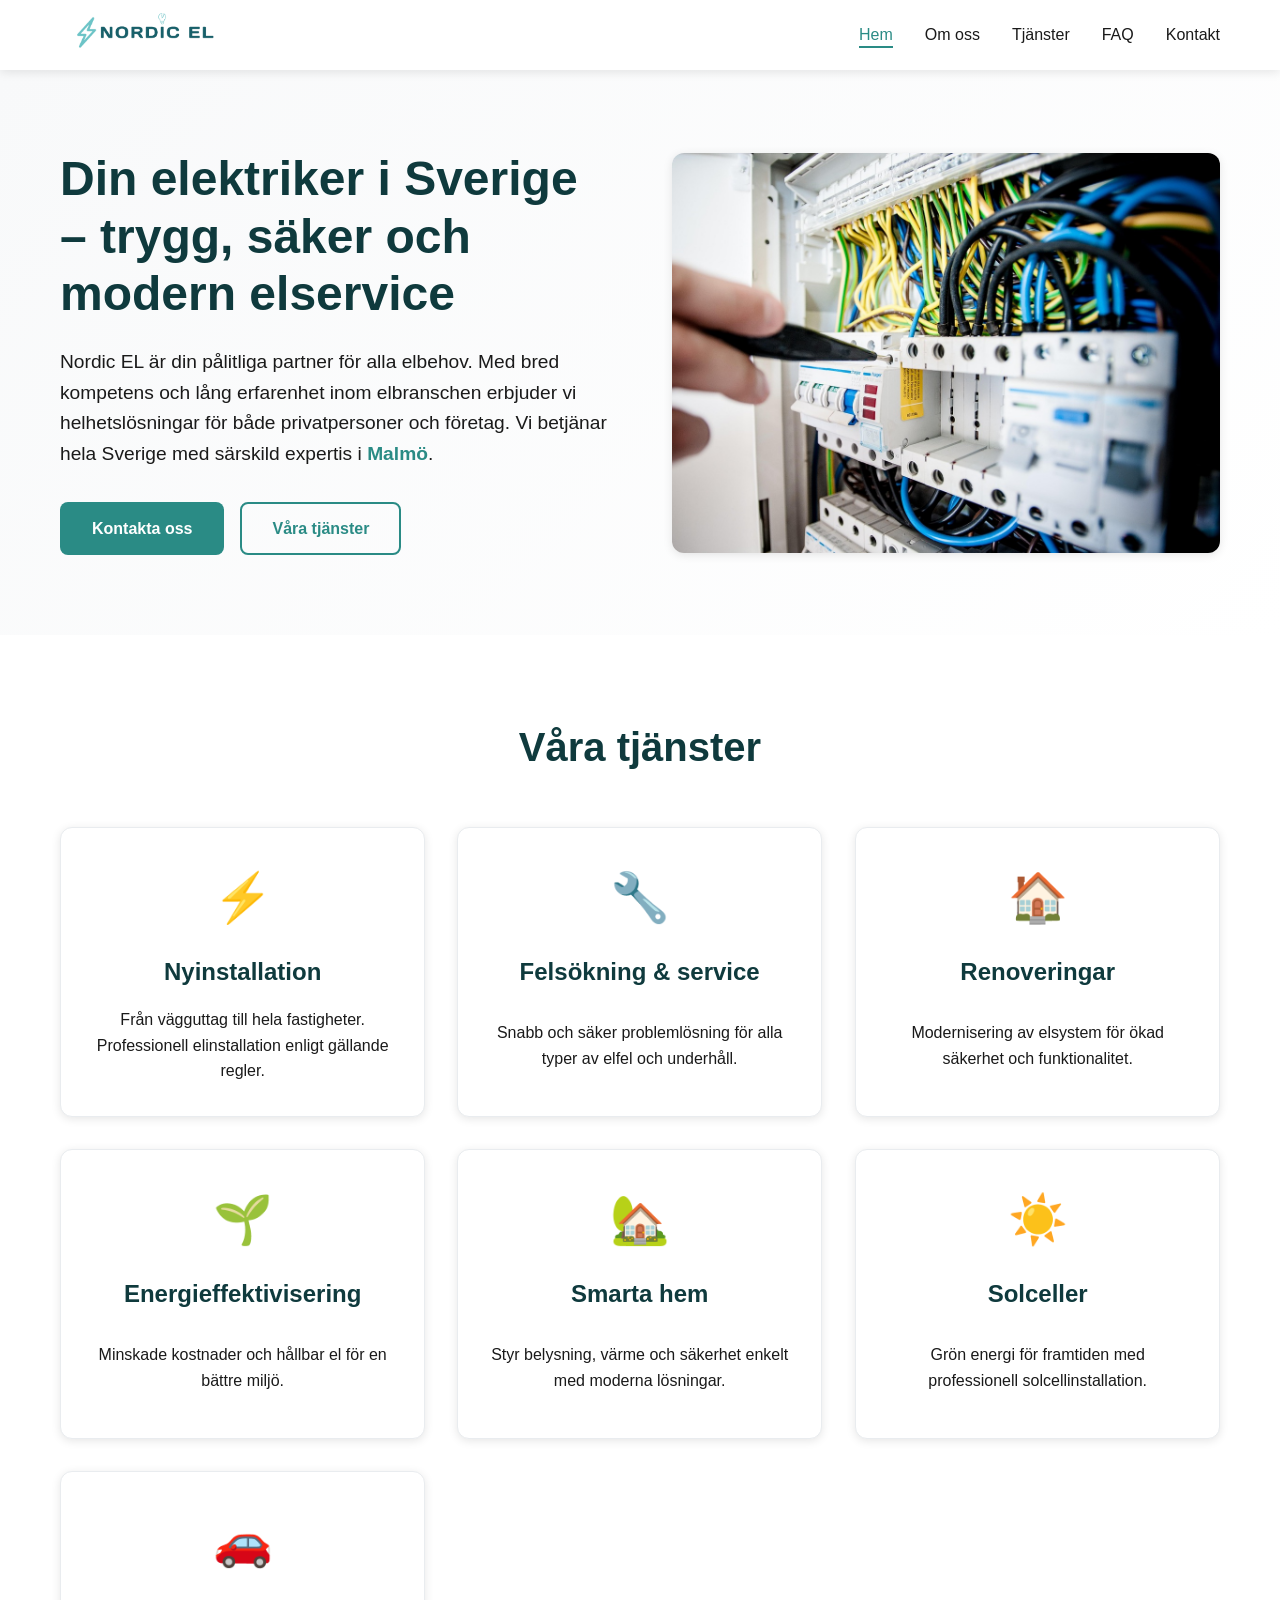
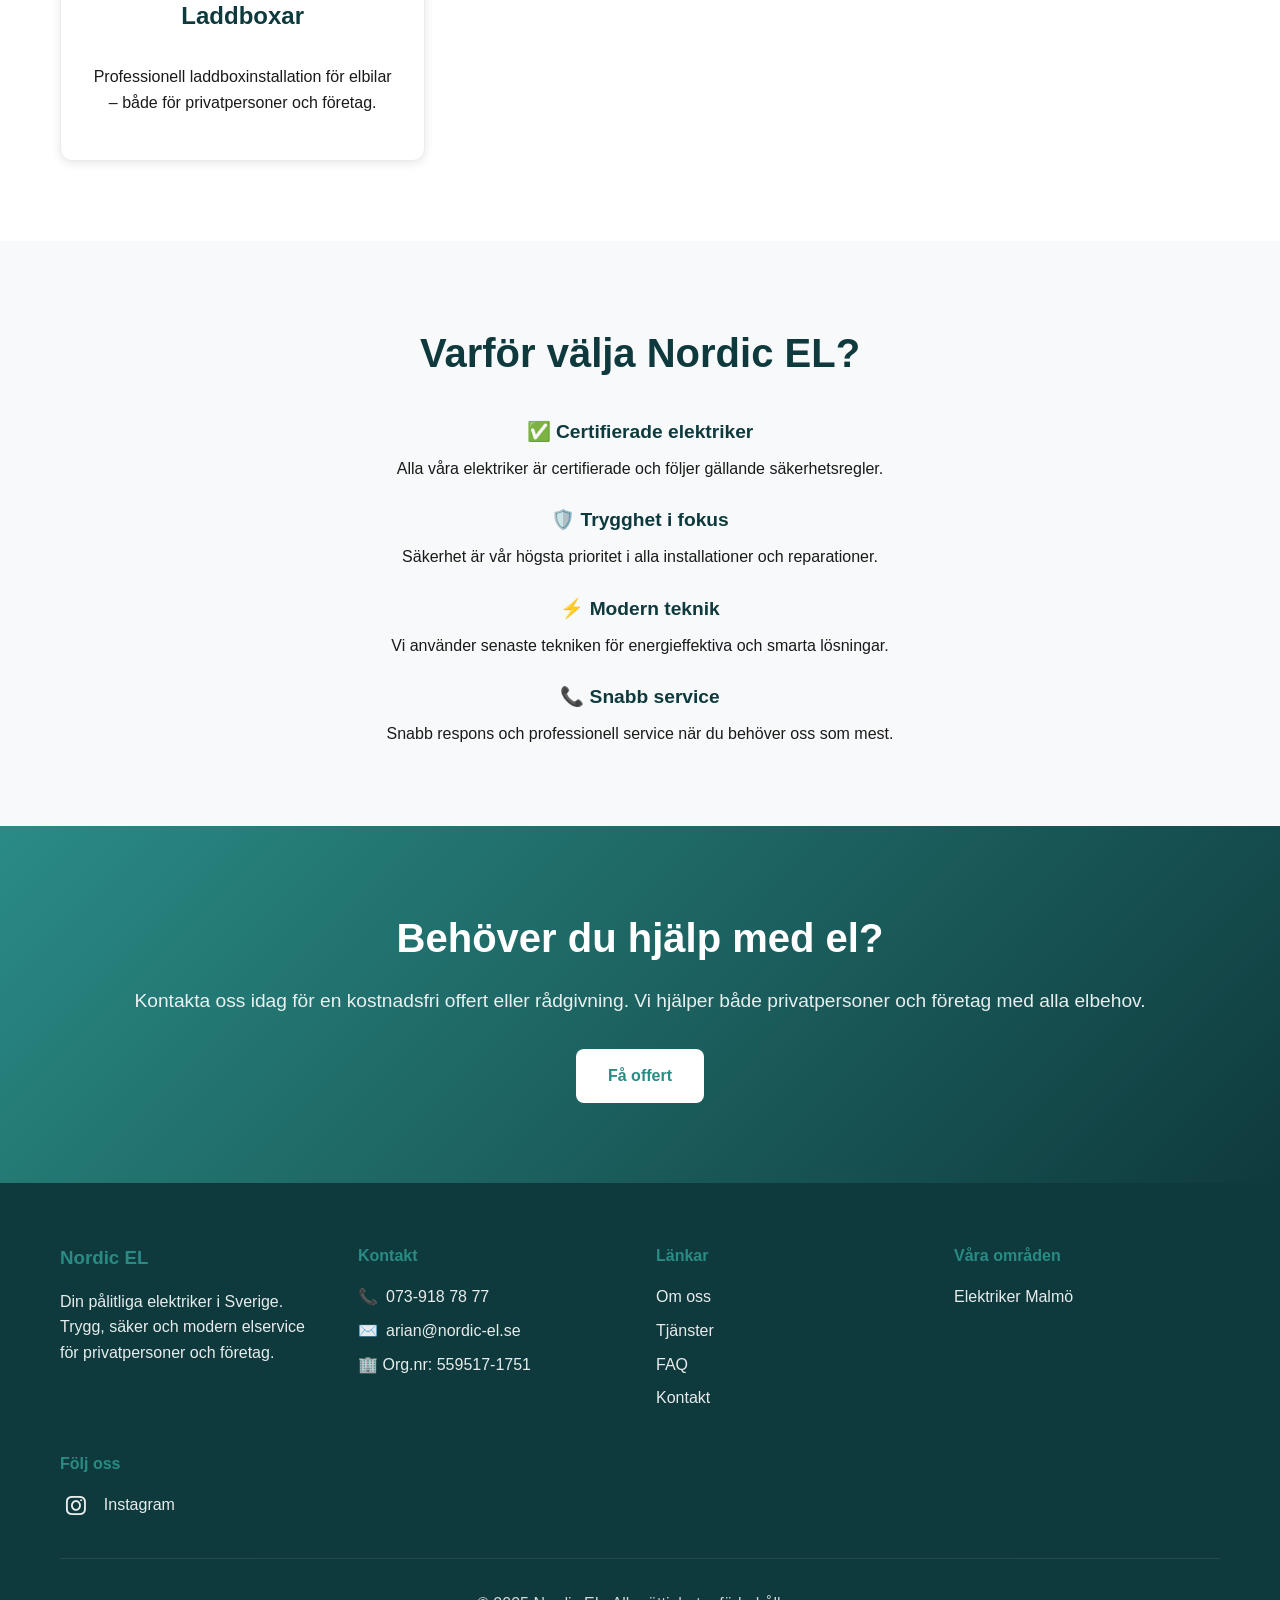
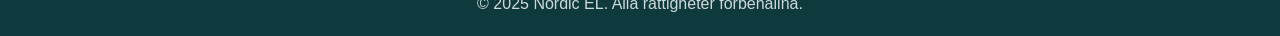
<file: index.html>
<!DOCTYPE html>
<html lang="sv">
<head>
    <meta charset="UTF-8">
    <link rel="icon" type="image/png" href="assets/images/favicon-logo.png">
    <link rel="apple-touch-icon" href="assets/images/favicon-logo.png">
    <link rel="shortcut icon" href="assets/images/favicon-logo.png">
    <meta name="viewport" content="width=device-width, initial-scale=1.0">
    <title>Nordic EL - Din elektriker i Sverige | Trygg, säker och modern elservice</title>
    <meta name="description" content="Nordic EL är din pålitliga elektriker i Sverige. Professionell elinstallation, felsökning, solceller, laddboxar och smarta hem-lösningar. Kontakta oss idag!">
    <meta name="keywords" content="elektriker Sverige, elinstallation, solceller, laddbox, energieffektivisering, smarta hem, elservice">
    <meta name="author" content="Nordic EL">
    <!-- Updated for Netlify deployment -->
    
    <!-- Open Graph / Facebook -->
    <meta property="og:type" content="website">
    <meta property="og:url" content="https://nordicel.se/">
    <meta property="og:title" content="Nordic EL - Din elektriker i Sverige">
    <meta property="og:description" content="Professionell elinstallation, felsökning, solceller, laddboxar och smarta hem-lösningar. Trygg, säker och modern elservice.">
    <meta property="og:image" content="https://nordicel.se/assets/images/og-image.jpg">

    <!-- Twitter -->
    <meta property="twitter:card" content="summary_large_image">
    <meta property="twitter:url" content="https://nordic-el.se/">
    <meta property="twitter:title" content="Nordic EL - Din elektriker i Sverige">
    <meta property="twitter:description" content="Professionell elinstallation, felsökning, solceller, laddboxar och smarta hem-lösningar. Trygg, säker och modern elservice.">
    <meta property="twitter:image" content="https://nordic-el.se/assets/images/og-image.jpg">

    <!-- Structured Data -->
    <script type="application/ld+json">
    {
        "@context": "https://schema.org",
        "@type": "ElectricalContractor",
        "name": "Nordic EL",
        "description": "Professionell elektriker i Sverige med fokus på säkerhet, kvalitet och moderna el-lösningar",
        "url": "https://nordic-el.se",
        "telephone": "073-918 78 77",
        "email": "arian@nordic-el.se",
        "address": {
            "@type": "PostalAddress",
            "addressCountry": "SE"
        },
        "serviceArea": [
            {
                "@type": "Country",
                "name": "Sverige"
            },
            {
                "@type": "City",
                "name": "Stockholm"
            },
            {
                "@type": "City", 
                "name": "Göteborg"
            },
            {
                "@type": "City",
                "name": "Malmö"
            }
        ],
        "openingHours": "Mo-Fr 08:00-17:00",
        "priceRange": "$$",
        "paymentAccepted": "Cash, Credit Card, Invoice",
        "currenciesAccepted": "SEK",
        "hasCredential": [
            {
                "@type": "EducationalOccupationalCredential",
                "credentialCategory": "certification",
                "name": "Certifierad elektriker"
            }
        ],
        "hasOfferCatalog": {
            "@type": "OfferCatalog",
            "name": "Elservice",
            "itemListElement": [
                {
                    "@type": "Offer",
                    "itemOffered": {
                        "@type": "Service",
                        "name": "Elinstallation",
                        "description": "Professionell elinstallation från vägguttag till hela fastigheter"
                    }
                },
                {
                    "@type": "Offer",
                    "itemOffered": {
                        "@type": "Service",
                        "name": "Felsökning & service",
                        "description": "Snabb och säker problemlösning för alla typer av elfel"
                    }
                },
                {
                    "@type": "Offer",
                    "itemOffered": {
                        "@type": "Service",
                        "name": "Solceller",
                        "description": "Grön energi för framtiden med professionell installation"
                    }
                },
                {
                    "@type": "Offer",
                    "itemOffered": {
                        "@type": "Service",
                        "name": "Laddboxar",
                        "description": "Professionell installation för elbilar"
                    }
                },
                {
                    "@type": "Offer",
                    "itemOffered": {
                        "@type": "Service",
                        "name": "Smarta hem",
                        "description": "Styr belysning, värme och säkerhet enkelt"
                    }
                }
            ]
        },
        "aggregateRating": {
            "@type": "AggregateRating",
            "ratingValue": "4.8",
            "reviewCount": "127"
        }
    }
    </script>

    <style>
        /* Critical CSS - Above the fold */
        * { margin: 0; padding: 0; box-sizing: border-box; }
        :root { --primary-color: #2A8B85; --secondary-color: #0F3A3D; --text-color: #1a1a1a; --light-bg: #f8f9fa; --white: #ffffff; --border-color: #e9ecef; --shadow: 0 2px 10px rgba(0, 0, 0, 0.1); }
        body { font-family: 'Inter', sans-serif; line-height: 1.6; color: var(--text-color); background-color: var(--white); }
        .navbar { background-color: var(--white); box-shadow: var(--shadow); position: fixed; top: 0; width: 100%; z-index: 1000; }
        .nav-container { max-width: 1200px; margin: 0 auto; padding: 0 20px; display: flex; justify-content: space-between; align-items: center; height: 70px; }
        .nav-logo h2 { color: var(--primary-color); font-weight: 700; font-size: 1.8rem; }
        .nav-menu { display: flex; list-style: none; gap: 2rem; }
        .nav-link { text-decoration: none; color: var(--text-color); font-weight: 500; transition: color 0.3s ease; position: relative; }
        .nav-link:hover, .nav-link.active { color: var(--primary-color); }
        .hero { margin-top: 70px; padding: 80px 0; background: linear-gradient(135deg, var(--light-bg) 0%, var(--white) 100%); }
        .hero-container { max-width: 1200px; margin: 0 auto; padding: 0 20px; display: grid; grid-template-columns: 1fr 1fr; gap: 4rem; align-items: center; }
        .hero-content h1 { font-size: 3rem; font-weight: 700; color: var(--secondary-color); margin-bottom: 1.5rem; line-height: 1.2; }
        .hero-content p { font-size: 1.2rem; color: var(--text-color); margin-bottom: 2rem; line-height: 1.6; }
        .btn { display: inline-block; padding: 12px 30px; text-decoration: none; border-radius: 8px; font-weight: 600; transition: all 0.3s ease; border: 2px solid transparent; cursor: pointer; }
        .btn-primary { background-color: var(--primary-color); color: var(--white); }
        .btn-secondary { background-color: transparent; color: var(--primary-color); border-color: var(--primary-color); }
        
        /* FOUC Prevention */
        .page-content, .hero, .services-overview, .why-choose-us, .footer { 
            opacity: 0; 
            transition: opacity 0.3s ease;
        }
        .css-loaded .page-content, 
        .css-loaded .hero, 
        .css-loaded .services-overview, 
        .css-loaded .why-choose-us, 
        .css-loaded .footer { 
            opacity: 1; 
        }
        .navbar { opacity: 1 !important; }
    </style>
    <link rel="stylesheet" href="styles.css">
    <link rel="preconnect" href="https://fonts.googleapis.com">
    <link rel="preconnect" href="https://fonts.gstatic.com" crossorigin>
    <link rel="preload" href="assets/images/electric-1080584_1280.jpg" as="image" type="image/jpeg">
    <link rel="dns-prefetch" href="//cdnjs.cloudflare.com">
    <link href="https://fonts.googleapis.com/css2?family=Inter:wght@300;400;500;600;700&display=swap" rel="stylesheet">
    <link rel="stylesheet" href="https://cdnjs.cloudflare.com/ajax/libs/font-awesome/6.4.0/css/all.min.css">
</head>
<body>
    <!-- Navigation -->
    <nav class="navbar">
        <div class="nav-container">
            <div class="nav-logo">
                <a href="index.html" style="text-decoration: none;">
                    <img src="assets/images/nordicel-logo.png" alt="Nordic EL Logo" class="logo-img">
                </a>
            </div>
            <ul class="nav-menu">
                <li class="nav-item">
                    <a href="index.html" class="nav-link active">Hem</a>
                </li>
                <li class="nav-item">
                    <a href="om-oss.html" class="nav-link">Om oss</a>
                </li>
                <li class="nav-item">
                    <a href="tjanster.html" class="nav-link">Tjänster</a>
                </li>
                <li class="nav-item">
                    <a href="faq.html" class="nav-link">FAQ</a>
                </li>
                <li class="nav-item">
                    <a href="kontakt.html" class="nav-link">Kontakt</a>
                </li>
            </ul>
            <div class="hamburger">
                <span class="bar"></span>
                <span class="bar"></span>
                <span class="bar"></span>
            </div>
        </div>
    </nav>

    <!-- Hero Section -->
    <section class="hero">
        <div class="hero-container">
            <div class="hero-content">
                <h1>Din elektriker i Sverige – trygg, säker och modern elservice</h1>
                <p>Nordic EL är din pålitliga partner för alla elbehov. Med bred kompetens och lång erfarenhet inom elbranschen erbjuder vi helhetslösningar för både privatpersoner och företag. Vi betjänar hela Sverige med särskild expertis i <a href="elektriker-malmo.html" class="hero-link">Malmö</a>.</p>
                <div class="hero-buttons">
                    <a href="kontakt.html" class="btn btn-primary">Kontakta oss</a>
                    <a href="tjanster.html" class="btn btn-secondary">Våra tjänster</a>
                </div>
            </div>
            <div class="hero-image">
                <img src="assets/images/electric-1080584_1280.jpg" alt="Certifierad elektriker installerar eluttag i svenskt hem - Nordic EL professionell elservice Sverige" class="hero-img" width="600" height="400" fetchpriority="high" decoding="sync">
            </div>
        </div>
    </section>

    <!-- Services Overview -->
    <section class="services-overview">
        <div class="container">
            <h2>Våra tjänster</h2>
            <div class="services-grid">
                <a href="tjanster.html#nyinstallation" class="service-card-link">
                    <div class="service-card">
                        <div class="service-icon">⚡</div>
                        <h3>Nyinstallation</h3>
                        <p>Från vägguttag till hela fastigheter. Professionell elinstallation enligt gällande regler.</p>
                    </div>
                </a>
                <a href="tjanster.html#felsokning" class="service-card-link">
                    <div class="service-card">
                        <div class="service-icon">🔧</div>
                        <h3>Felsökning & service</h3>
                        <p>Snabb och säker problemlösning för alla typer av elfel och underhåll.</p>
                    </div>
                </a>
                <a href="tjanster.html#renoveringar" class="service-card-link">
                    <div class="service-card">
                        <div class="service-icon">🏠</div>
                        <h3>Renoveringar</h3>
                        <p>Modernisering av elsystem för ökad säkerhet och funktionalitet.</p>
                    </div>
                </a>
                <a href="tjanster.html#energieffektivisering" class="service-card-link">
                    <div class="service-card">
                        <div class="service-icon">🌱</div>
                        <h3>Energieffektivisering</h3>
                        <p>Minskade kostnader och hållbar el för en bättre miljö.</p>
                    </div>
                </a>
                <a href="tjanster.html#smarta-hem" class="service-card-link">
                    <div class="service-card">
                        <div class="service-icon">🏡</div>
                        <h3>Smarta hem</h3>
                        <p>Styr belysning, värme och säkerhet enkelt med moderna lösningar.</p>
                    </div>
                </a>
                <a href="tjanster.html#solceller" class="service-card-link">
                    <div class="service-card">
                        <div class="service-icon">☀️</div>
                        <h3>Solceller</h3>
                        <p>Grön energi för framtiden med professionell solcellinstallation.</p>
                    </div>
                </a>
                <a href="tjanster.html#laddboxar" class="service-card-link">
                    <div class="service-card">
                        <div class="service-icon">🚗</div>
                        <h3>Laddboxar</h3>
                        <p>Professionell laddboxinstallation för elbilar – både för privatpersoner och företag.</p>
                    </div>
                </a>
            </div>
        </div>
    </section>

    <!-- Why Choose Us -->
    <section class="why-choose-us">
        <div class="container">
            <div class="why-content">
                <div class="why-text">
                    <h2>Varför välja Nordic EL?</h2>
                    <div class="why-points">
                        <div class="why-point">
                            <h3>✅ Certifierade elektriker</h3>
                            <p>Alla våra elektriker är certifierade och följer gällande säkerhetsregler.</p>
                        </div>
                        <div class="why-point">
                            <h3>🛡️ Trygghet i fokus</h3>
                            <p>Säkerhet är vår högsta prioritet i alla installationer och reparationer.</p>
                        </div>
                        <div class="why-point">
                            <h3>⚡ Modern teknik</h3>
                            <p>Vi använder senaste tekniken för energieffektiva och smarta lösningar.</p>
                        </div>
                        <div class="why-point">
                            <h3>📞 Snabb service</h3>
                            <p>Snabb respons och professionell service när du behöver oss som mest.</p>
                        </div>
                    </div>
                </div>

            </div>
        </div>
    </section>



    <!-- CTA Section -->
    <section class="cta-section">
        <div class="container">
            <div class="cta-content">
                <h2>Behöver du hjälp med el?</h2>
                <p>Kontakta oss idag för en kostnadsfri offert eller rådgivning. Vi hjälper både privatpersoner och företag med alla elbehov.</p>
                <a href="kontakt.html" class="btn btn-primary">Få offert</a>
            </div>
        </div>
    </section>

    <!-- Footer -->
    <footer class="footer">
        <div class="container">
            <div class="footer-content">
                <div class="footer-section">
                    <h3>Nordic EL</h3>
                    <p>Din pålitliga elektriker i Sverige. Trygg, säker och modern elservice för privatpersoner och företag.</p>
                </div>
                <div class="footer-section">
                    <h4>Kontakt</h4>
                    <p>📞<a href="tel:+46739187877">073-918 78 77</a></p>
                    <p>✉️<a href="mailto:arian@nordic-el.se">arian@nordic-el.se</a></p>
                    <p>🏢 Org.nr: 559517-1751</p>
                </div>
                <div class="footer-section">
                    <h4>Länkar</h4>
                    <ul>
                        <li><a href="om-oss.html">Om oss</a></li>
                        <li><a href="tjanster.html">Tjänster</a></li>
                        <li><a href="faq.html">FAQ</a></li>
                        <li><a href="kontakt.html">Kontakt</a></li>
                    </ul>
                </div>
                <div class="footer-section">
                    <h4>Våra områden</h4>
                    <ul>
                        <li><a href="elektriker-malmo.html">Elektriker Malmö</a></li>
                    </ul>
                </div>
                <div class="footer-section">
                    <h4>Följ oss</h4>
                    <p><a href="https://www.instagram.com/nordic.elab/?igsh=OWh2cWo1cjV1Mnhp#" target="_blank" rel="noopener noreferrer"><i class="fa-brands fa-instagram"></i> Instagram</a></p>
                </div>
            </div>
            <div class="footer-bottom">
                <p>&copy; 2025 Nordic EL. Alla rättigheter förbehållna.</p>
            </div>
        </div>
    </footer>

    <script src="script.js" defer></script>
    <script>
        // Ensure content is visible immediately since CSS loads normally
        document.addEventListener('DOMContentLoaded', function() {
            document.body.classList.add('css-loaded');
        });
    </script>
</body>
</html>
</file>
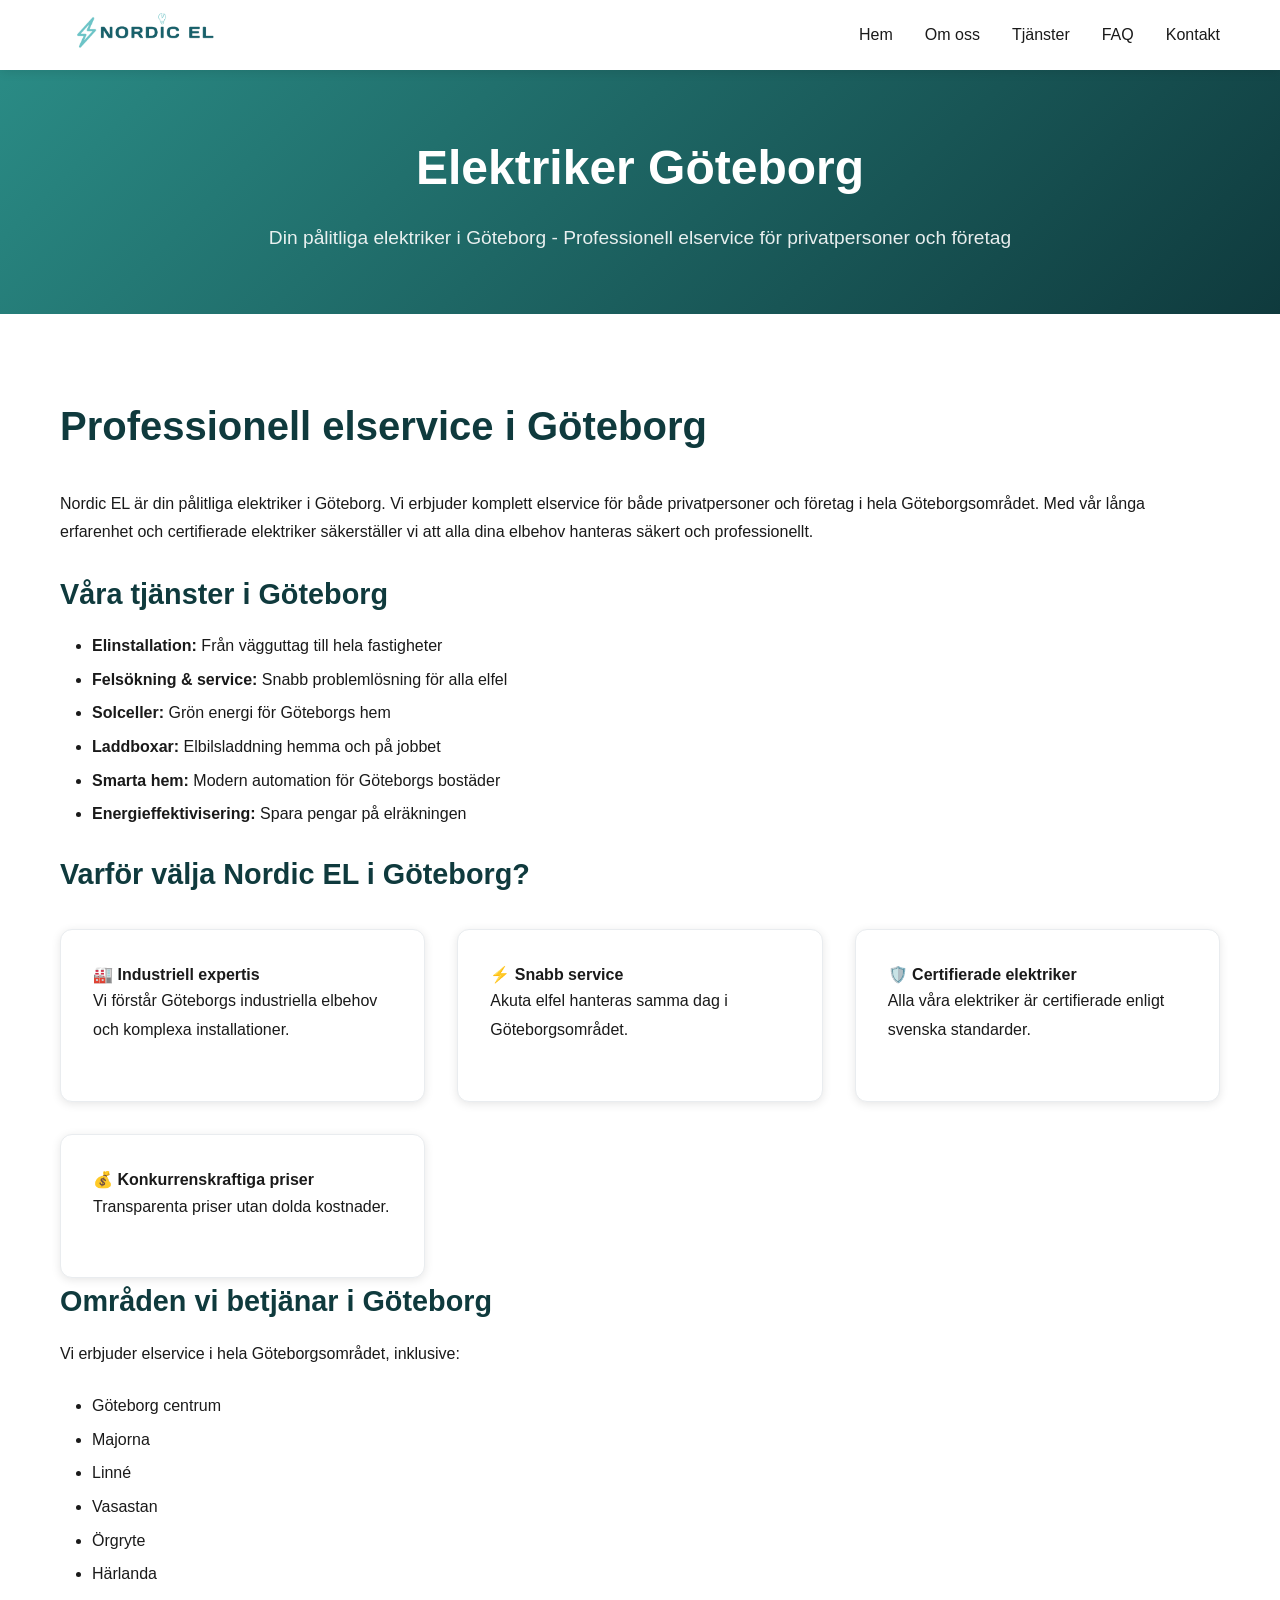
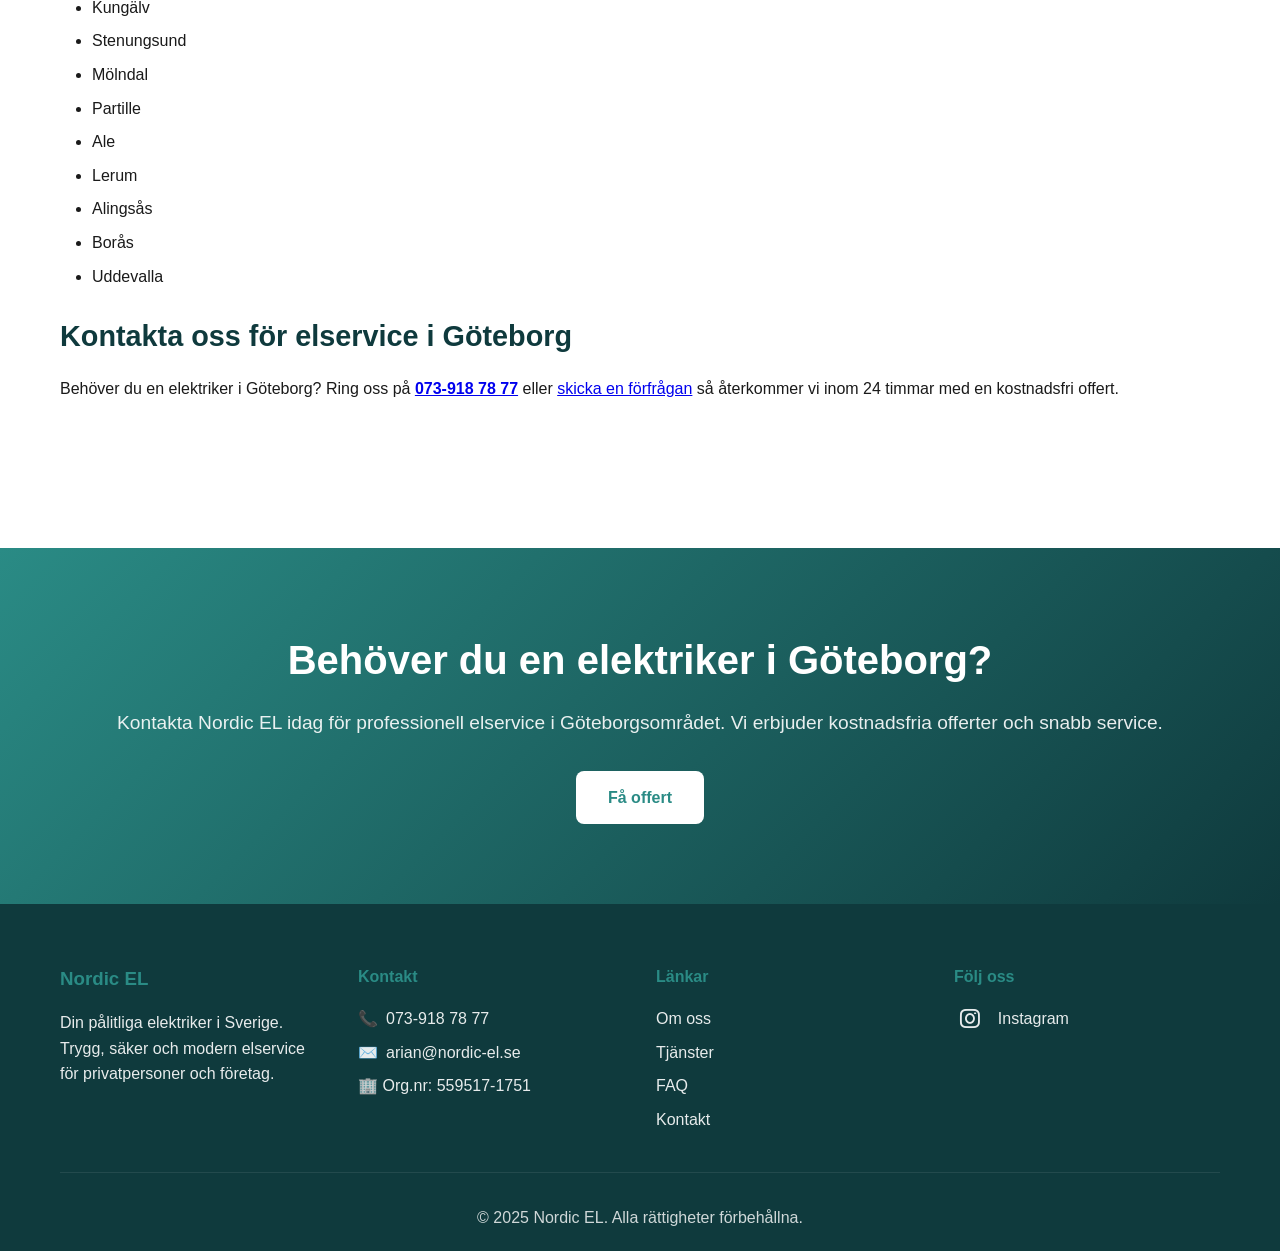
<file: elektriker-goteborg.html>
<!DOCTYPE html>
<html lang="sv">
<head>
    <meta charset="UTF-8">
    <link rel="icon" type="image/png" href="assets/images/favicon-logo.png">
    <link rel="apple-touch-icon" href="assets/images/favicon-logo.png">
    <link rel="shortcut icon" href="assets/images/favicon-logo.png">
    <meta name="viewport" content="width=device-width, initial-scale=1.0">
    <title>Elektriker Göteborg | Nordic EL - Professionell elservice i Göteborg</title>
    <meta name="description" content="Nordic EL - Din pålitliga elektriker i Göteborg. Elinstallation, felsökning, solceller, laddboxar och smarta hem. Ring 073-918 78 77 för snabb service i Göteborg.">
    <meta name="keywords" content="elektriker Göteborg, elinstallation Göteborg, solceller Göteborg, laddbox Göteborg, smarta hem Göteborg, elservice Göteborg">
    <meta name="author" content="Nordic EL">
    
    <!-- Open Graph / Facebook -->
    <meta property="og:type" content="website">
    <meta property="og:url" content="https://nordicel.se/elektriker-goteborg.html">
    <meta property="og:title" content="Elektriker Göteborg | Nordic EL - Professionell elservice">
    <meta property="og:description" content="Din pålitliga elektriker i Göteborg. Elinstallation, felsökning, solceller, laddboxar och smarta hem. Ring 073-918 78 77.">
    <meta property="og:image" content="https://nordicel.se/assets/images/og-image.jpg">

    <!-- Twitter -->
    <meta property="twitter:card" content="summary_large_image">
    <meta property="twitter:url" content="https://nordicel.se/elektriker-goteborg.html">
    <meta property="twitter:title" content="Elektriker Göteborg | Nordic EL - Professionell elservice">
    <meta property="twitter:description" content="Din pålitliga elektriker i Göteborg. Elinstallation, felsökning, solceller, laddboxar och smarta hem. Ring 073-918 78 77.">
    <meta property="twitter:image" content="https://nordicel.se/assets/images/og-image.jpg">

    <!-- Structured Data -->
    <script type="application/ld+json">
    {
        "@context": "https://schema.org",
        "@type": "ElectricalContractor",
        "name": "Nordic EL Göteborg",
        "description": "Professionell elektriker i Göteborg med fokus på säkerhet, kvalitet och moderna el-lösningar",
        "url": "https://nordicel.se/elektriker-goteborg.html",
        "telephone": "073-918 78 77",
        "email": "arian@nordic-el.se",
        "address": {
            "@type": "PostalAddress",
            "addressLocality": "Göteborg",
            "addressCountry": "SE"
        },
        "serviceArea": {
            "@type": "City",
            "name": "Göteborg"
        },
        "openingHours": "Mo-Fr 08:00-17:00",
        "priceRange": "$$",
        "paymentAccepted": "Cash, Credit Card, Invoice",
        "currenciesAccepted": "SEK"
    }
    </script>

    <link rel="stylesheet" href="styles.css">
    <link rel="preconnect" href="https://fonts.googleapis.com">
    <link rel="preconnect" href="https://fonts.gstatic.com" crossorigin>
    <link href="https://fonts.googleapis.com/css2?family=Inter:wght@300;400;500;600;700&display=swap" rel="stylesheet">
    <link rel="stylesheet" href="https://cdnjs.cloudflare.com/ajax/libs/font-awesome/6.4.0/css/all.min.css">
</head>
<body>
    <!-- Navigation -->
    <nav class="navbar">
        <div class="nav-container">
            <div class="nav-logo">
                <a href="index.html" style="text-decoration: none;">
                    <img src="assets/images/nordicel-logo.png" alt="Nordic EL Logo" class="logo-img">
                </a>
            </div>
            <ul class="nav-menu">
                <li class="nav-item">
                    <a href="index.html" class="nav-link">Hem</a>
                </li>
                <li class="nav-item">
                    <a href="om-oss.html" class="nav-link">Om oss</a>
                </li>
                <li class="nav-item">
                    <a href="tjanster.html" class="nav-link">Tjänster</a>
                </li>
                <li class="nav-item">
                    <a href="faq.html" class="nav-link">FAQ</a>
                </li>
                <li class="nav-item">
                    <a href="kontakt.html" class="nav-link">Kontakt</a>
                </li>
            </ul>
            <div class="hamburger">
                <span class="bar"></span>
                <span class="bar"></span>
                <span class="bar"></span>
            </div>
        </div>
    </nav>

    <!-- Page Header -->
    <section class="page-header">
        <div class="container">
            <h1>Elektriker Göteborg</h1>
            <p>Din pålitliga elektriker i Göteborg - Professionell elservice för privatpersoner och företag</p>
        </div>
    </section>

    <!-- Page Content -->
    <section class="page-content">
        <div class="container">
            <div class="content-section">
                <h2>Professionell elservice i Göteborg</h2>
                <p>Nordic EL är din pålitliga elektriker i Göteborg. Vi erbjuder komplett elservice för både privatpersoner och företag i hela Göteborgsområdet. Med vår långa erfarenhet och certifierade elektriker säkerställer vi att alla dina elbehov hanteras säkert och professionellt.</p>
                
                <h3>Våra tjänster i Göteborg</h3>
                <ul>
                    <li><strong>Elinstallation:</strong> Från vägguttag till hela fastigheter</li>
                    <li><strong>Felsökning & service:</strong> Snabb problemlösning för alla elfel</li>
                    <li><strong>Solceller:</strong> Grön energi för Göteborgs hem</li>
                    <li><strong>Laddboxar:</strong> Elbilsladdning hemma och på jobbet</li>
                    <li><strong>Smarta hem:</strong> Modern automation för Göteborgs bostäder</li>
                    <li><strong>Energieffektivisering:</strong> Spara pengar på elräkningen</li>
                </ul>

                <h3>Varför välja Nordic EL i Göteborg?</h3>
                <div class="why-grid">
                    <div class="why-item">
                        <h4>🏭 Industriell expertis</h4>
                        <p>Vi förstår Göteborgs industriella elbehov och komplexa installationer.</p>
                    </div>
                    <div class="why-item">
                        <h4>⚡ Snabb service</h4>
                        <p>Akuta elfel hanteras samma dag i Göteborgsområdet.</p>
                    </div>
                    <div class="why-item">
                        <h4>🛡️ Certifierade elektriker</h4>
                        <p>Alla våra elektriker är certifierade enligt svenska standarder.</p>
                    </div>
                    <div class="why-item">
                        <h4>💰 Konkurrenskraftiga priser</h4>
                        <p>Transparenta priser utan dolda kostnader.</p>
                    </div>
                </div>

                <h3>Områden vi betjänar i Göteborg</h3>
                <p>Vi erbjuder elservice i hela Göteborgsområdet, inklusive:</p>
                <ul>
                    <li>Göteborg centrum</li>
                    <li>Majorna</li>
                    <li>Linné</li>
                    <li>Vasastan</li>
                    <li>Örgryte</li>
                    <li>Härlanda</li>
                    <li>Kungälv</li>
                    <li>Stenungsund</li>
                    <li>Mölndal</li>
                    <li>Partille</li>
                    <li>Ale</li>
                    <li>Lerum</li>
                    <li>Alingsås</li>
                    <li>Borås</li>
                    <li>Uddevalla</li>
                </ul>

                <h3>Kontakta oss för elservice i Göteborg</h3>
                <p>Behöver du en elektriker i Göteborg? Ring oss på <strong><a href="tel:0739187877">073-918 78 77</a></strong> eller <a href="kontakt.html">skicka en förfrågan</a> så återkommer vi inom 24 timmar med en kostnadsfri offert.</p>
            </div>
        </div>
    </section>

    <!-- CTA Section -->
    <section class="cta-section">
        <div class="container">
            <div class="cta-content">
                <h2>Behöver du en elektriker i Göteborg?</h2>
                <p>Kontakta Nordic EL idag för professionell elservice i Göteborgsområdet. Vi erbjuder kostnadsfria offerter och snabb service.</p>
                <a href="kontakt.html" class="btn btn-primary">Få offert</a>
            </div>
        </div>
    </section>

    <!-- Footer -->
    <footer class="footer">
        <div class="container">
            <div class="footer-content">
                <div class="footer-section">
                    <h3>Nordic EL</h3>
                    <p>Din pålitliga elektriker i Sverige. Trygg, säker och modern elservice för privatpersoner och företag.</p>
                </div>
                <div class="footer-section">
                    <h4>Kontakt</h4>
                    <p>📞<a href="tel:+46739187877">073-918 78 77</a></p>
                    <p>✉️<a href="mailto:arian@nordic-el.se">arian@nordic-el.se</a></p>
                    <p>🏢 Org.nr: 559517-1751</p>
                </div>
                <div class="footer-section">
                    <h4>Länkar</h4>
                    <ul>
                        <li><a href="om-oss.html">Om oss</a></li>
                        <li><a href="tjanster.html">Tjänster</a></li>
                        <li><a href="faq.html">FAQ</a></li>
                        <li><a href="kontakt.html">Kontakt</a></li>
                    </ul>
                </div>
                <div class="footer-section">
                    <h4>Följ oss</h4>
                    <p><a href="https://www.instagram.com/nordic.elab/?igsh=OWh2cWo1cjV1Mnhp#" target="_blank" rel="noopener noreferrer"><i class="fa-brands fa-instagram"></i> Instagram</a></p>
                </div>
            </div>
            <div class="footer-bottom">
                <p>&copy; 2025 Nordic EL. Alla rättigheter förbehållna.</p>
            </div>
        </div>
    </footer>

    <script src="script.js"></script>
    <script>
        // Prevent FOUC by adding CSS loaded class
        document.addEventListener('DOMContentLoaded', function() {
            document.body.classList.add('css-loaded');
            const navbar = document.querySelector('.navbar');
            if (navbar) navbar.style.opacity = '1';
        });
    </script>
</body>
</html>
</file>
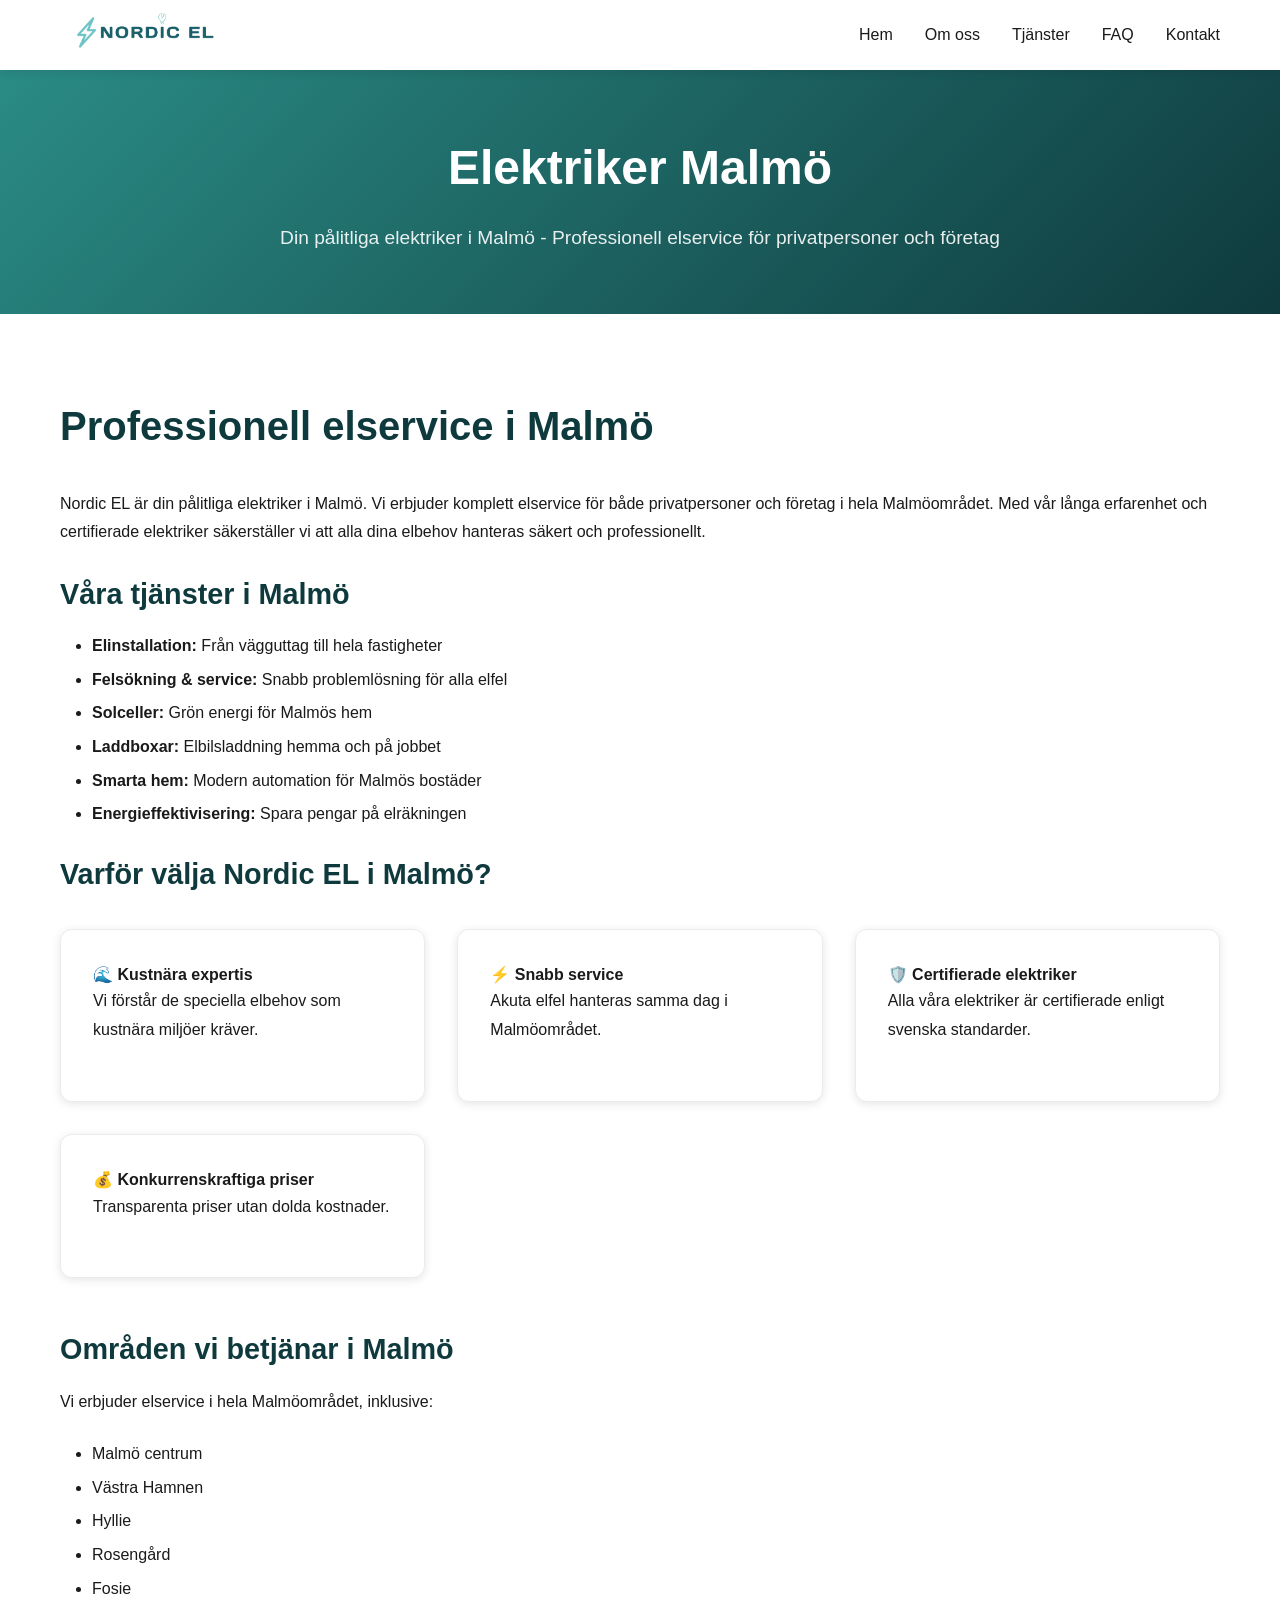
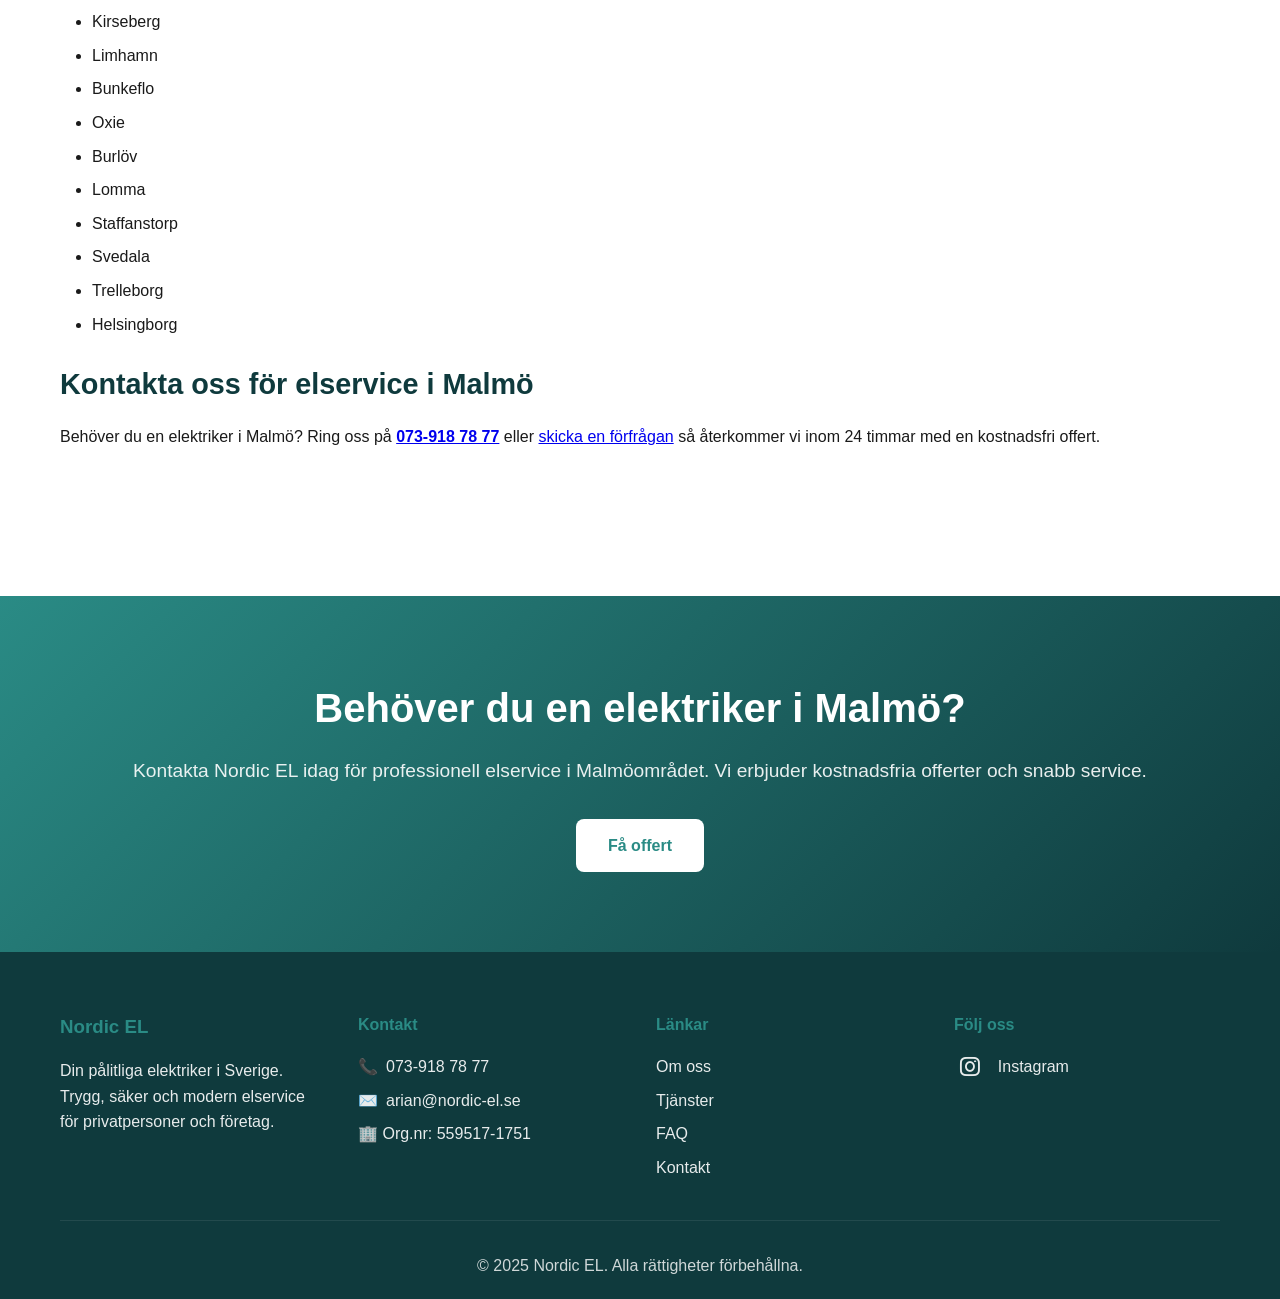
<file: elektriker-malmo.html>
<!DOCTYPE html>
<html lang="sv">
<head>
    <meta charset="UTF-8">
    <link rel="icon" type="image/png" href="assets/images/favicon-logo.png">
    <link rel="apple-touch-icon" href="assets/images/favicon-logo.png">
    <link rel="shortcut icon" href="assets/images/favicon-logo.png">
    <meta name="viewport" content="width=device-width, initial-scale=1.0">
    <title>Elektriker Malmö | Nordic EL - Professionell elservice i Malmö</title>
    <meta name="description" content="Nordic EL - Din pålitliga elektriker i Malmö. Elinstallation, felsökning, solceller, laddboxar och smarta hem. Ring 073-918 78 77 för snabb service i Malmö.">
    <meta name="keywords" content="elektriker Malmö, elinstallation Malmö, solceller Malmö, laddbox Malmö, smarta hem Malmö, elservice Malmö">
    <meta name="author" content="Nordic EL">
    
    <!-- Open Graph / Facebook -->
    <meta property="og:type" content="website">
    <meta property="og:url" content="https://nordicel.se/elektriker-malmo.html">
    <meta property="og:title" content="Elektriker Malmö | Nordic EL - Professionell elservice">
    <meta property="og:description" content="Din pålitliga elektriker i Malmö. Elinstallation, felsökning, solceller, laddboxar och smarta hem. Ring 073-918 78 77.">
    <meta property="og:image" content="https://nordicel.se/assets/images/og-image.jpg">

    <!-- Twitter -->
    <meta property="twitter:card" content="summary_large_image">
    <meta property="twitter:url" content="https://nordicel.se/elektriker-malmo.html">
    <meta property="twitter:title" content="Elektriker Malmö | Nordic EL - Professionell elservice">
    <meta property="twitter:description" content="Din pålitliga elektriker i Malmö. Elinstallation, felsökning, solceller, laddboxar och smarta hem. Ring 073-918 78 77.">
    <meta property="twitter:image" content="https://nordicel.se/assets/images/og-image.jpg">

    <!-- Structured Data -->
    <script type="application/ld+json">
    {
        "@context": "https://schema.org",
        "@type": "ElectricalContractor",
        "name": "Nordic EL Malmö",
        "description": "Professionell elektriker i Malmö med fokus på säkerhet, kvalitet och moderna el-lösningar",
        "url": "https://nordicel.se/elektriker-malmo.html",
        "telephone": "073-918 78 77",
        "email": "arian@nordic-el.se",
        "address": {
            "@type": "PostalAddress",
            "addressLocality": "Malmö",
            "addressCountry": "SE"
        },
        "serviceArea": {
            "@type": "City",
            "name": "Malmö"
        },
        "openingHours": "Mo-Fr 08:00-17:00",
        "priceRange": "$$",
        "paymentAccepted": "Cash, Credit Card, Invoice",
        "currenciesAccepted": "SEK"
    }
    </script>

    <link rel="stylesheet" href="styles.css">
    <link rel="preconnect" href="https://fonts.googleapis.com">
    <link rel="preconnect" href="https://fonts.gstatic.com" crossorigin>
    <link href="https://fonts.googleapis.com/css2?family=Inter:wght@300;400;500;600;700&display=swap" rel="stylesheet">
    <link rel="stylesheet" href="https://cdnjs.cloudflare.com/ajax/libs/font-awesome/6.4.0/css/all.min.css">
</head>
<body>
    <!-- Navigation -->
    <nav class="navbar">
        <div class="nav-container">
            <div class="nav-logo">
                <a href="index.html" style="text-decoration: none;">
                    <img src="assets/images/nordicel-logo.png" alt="Nordic EL Logo" class="logo-img">
                </a>
            </div>
            <ul class="nav-menu">
                <li class="nav-item">
                    <a href="index.html" class="nav-link">Hem</a>
                </li>
                <li class="nav-item">
                    <a href="om-oss.html" class="nav-link">Om oss</a>
                </li>
                <li class="nav-item">
                    <a href="tjanster.html" class="nav-link">Tjänster</a>
                </li>
                <li class="nav-item">
                    <a href="faq.html" class="nav-link">FAQ</a>
                </li>
                <li class="nav-item">
                    <a href="kontakt.html" class="nav-link">Kontakt</a>
                </li>
            </ul>
            <div class="hamburger">
                <span class="bar"></span>
                <span class="bar"></span>
                <span class="bar"></span>
            </div>
        </div>
    </nav>

    <!-- Page Header -->
    <section class="page-header">
        <div class="container">
            <h1>Elektriker Malmö</h1>
            <p>Din pålitliga elektriker i Malmö - Professionell elservice för privatpersoner och företag</p>
        </div>
    </section>

    <!-- Page Content -->
    <section class="page-content">
        <div class="container">
            <div class="content-section">
                <h2>Professionell elservice i Malmö</h2>
                <p>Nordic EL är din pålitliga elektriker i Malmö. Vi erbjuder komplett elservice för både privatpersoner och företag i hela Malmöområdet. Med vår långa erfarenhet och certifierade elektriker säkerställer vi att alla dina elbehov hanteras säkert och professionellt.</p>
                
                <h3>Våra tjänster i Malmö</h3>
                <ul>
                    <li><strong>Elinstallation:</strong> Från vägguttag till hela fastigheter</li>
                    <li><strong>Felsökning & service:</strong> Snabb problemlösning för alla elfel</li>
                    <li><strong>Solceller:</strong> Grön energi för Malmös hem</li>
                    <li><strong>Laddboxar:</strong> Elbilsladdning hemma och på jobbet</li>
                    <li><strong>Smarta hem:</strong> Modern automation för Malmös bostäder</li>
                    <li><strong>Energieffektivisering:</strong> Spara pengar på elräkningen</li>
                </ul>

                <h3>Varför välja Nordic EL i Malmö?</h3>
                <div class="why-grid">
                    <div class="why-item">
                        <h4>🌊 Kustnära expertis</h4>
                        <p>Vi förstår de speciella elbehov som kustnära miljöer kräver.</p>
                    </div>
                    <div class="why-item">
                        <h4>⚡ Snabb service</h4>
                        <p>Akuta elfel hanteras samma dag i Malmöområdet.</p>
                    </div>
                    <div class="why-item">
                        <h4>🛡️ Certifierade elektriker</h4>
                        <p>Alla våra elektriker är certifierade enligt svenska standarder.</p>
                    </div>
                    <div class="why-item">
                        <h4>💰 Konkurrenskraftiga priser</h4>
                        <p>Transparenta priser utan dolda kostnader.</p>
                    </div>
                </div>

                <h3 style="margin-top: 3rem;">Områden vi betjänar i Malmö</h3>
                <p>Vi erbjuder elservice i hela Malmöområdet, inklusive:</p>
                <ul>
                    <li>Malmö centrum</li>
                    <li>Västra Hamnen</li>
                    <li>Hyllie</li>
                    <li>Rosengård</li>
                    <li>Fosie</li>
                    <li>Kirseberg</li>
                    <li>Limhamn</li>
                    <li>Bunkeflo</li>
                    <li>Oxie</li>
                    <li>Burlöv</li>
                    <li>Lomma</li>
                    <li>Staffanstorp</li>
                    <li>Svedala</li>
                    <li>Trelleborg</li>
                    <li>Helsingborg</li>
                </ul>

                <h3>Kontakta oss för elservice i Malmö</h3>
                <p>Behöver du en elektriker i Malmö? Ring oss på <strong><a href="tel:0739187877">073-918 78 77</a></strong> eller <a href="kontakt.html">skicka en förfrågan</a> så återkommer vi inom 24 timmar med en kostnadsfri offert.</p>
            </div>
        </div>
    </section>

    <!-- CTA Section -->
    <section class="cta-section">
        <div class="container">
            <div class="cta-content">
                <h2>Behöver du en elektriker i Malmö?</h2>
                <p>Kontakta Nordic EL idag för professionell elservice i Malmöområdet. Vi erbjuder kostnadsfria offerter och snabb service.</p>
                <a href="kontakt.html" class="btn btn-primary">Få offert</a>
            </div>
        </div>
    </section>

    <!-- Footer -->
    <footer class="footer">
        <div class="container">
            <div class="footer-content">
                <div class="footer-section">
                    <h3>Nordic EL</h3>
                    <p>Din pålitliga elektriker i Sverige. Trygg, säker och modern elservice för privatpersoner och företag.</p>
                </div>
                <div class="footer-section">
                    <h4>Kontakt</h4>
                    <p>📞<a href="tel:+46739187877">073-918 78 77</a></p>
                    <p>✉️<a href="mailto:arian@nordic-el.se">arian@nordic-el.se</a></p>
                    <p>🏢 Org.nr: 559517-1751</p>
                </div>
                <div class="footer-section">
                    <h4>Länkar</h4>
                    <ul>
                        <li><a href="om-oss.html">Om oss</a></li>
                        <li><a href="tjanster.html">Tjänster</a></li>
                        <li><a href="faq.html">FAQ</a></li>
                        <li><a href="kontakt.html">Kontakt</a></li>
                    </ul>
                </div>
                <div class="footer-section">
                    <h4>Följ oss</h4>
                    <p><a href="https://www.instagram.com/nordic.elab/?igsh=OWh2cWo1cjV1Mnhp#" target="_blank" rel="noopener noreferrer"><i class="fa-brands fa-instagram"></i> Instagram</a></p>
                </div>
            </div>
            <div class="footer-bottom">
                <p>&copy; 2025 Nordic EL. Alla rättigheter förbehållna.</p>
            </div>
        </div>
    </footer>

    <script src="script.js"></script>
    <script>
        // Prevent FOUC by adding CSS loaded class
        document.addEventListener('DOMContentLoaded', function() {
            document.body.classList.add('css-loaded');
            const navbar = document.querySelector('.navbar');
            if (navbar) navbar.style.opacity = '1';
        });
    </script>
</body>
</html>
</file>
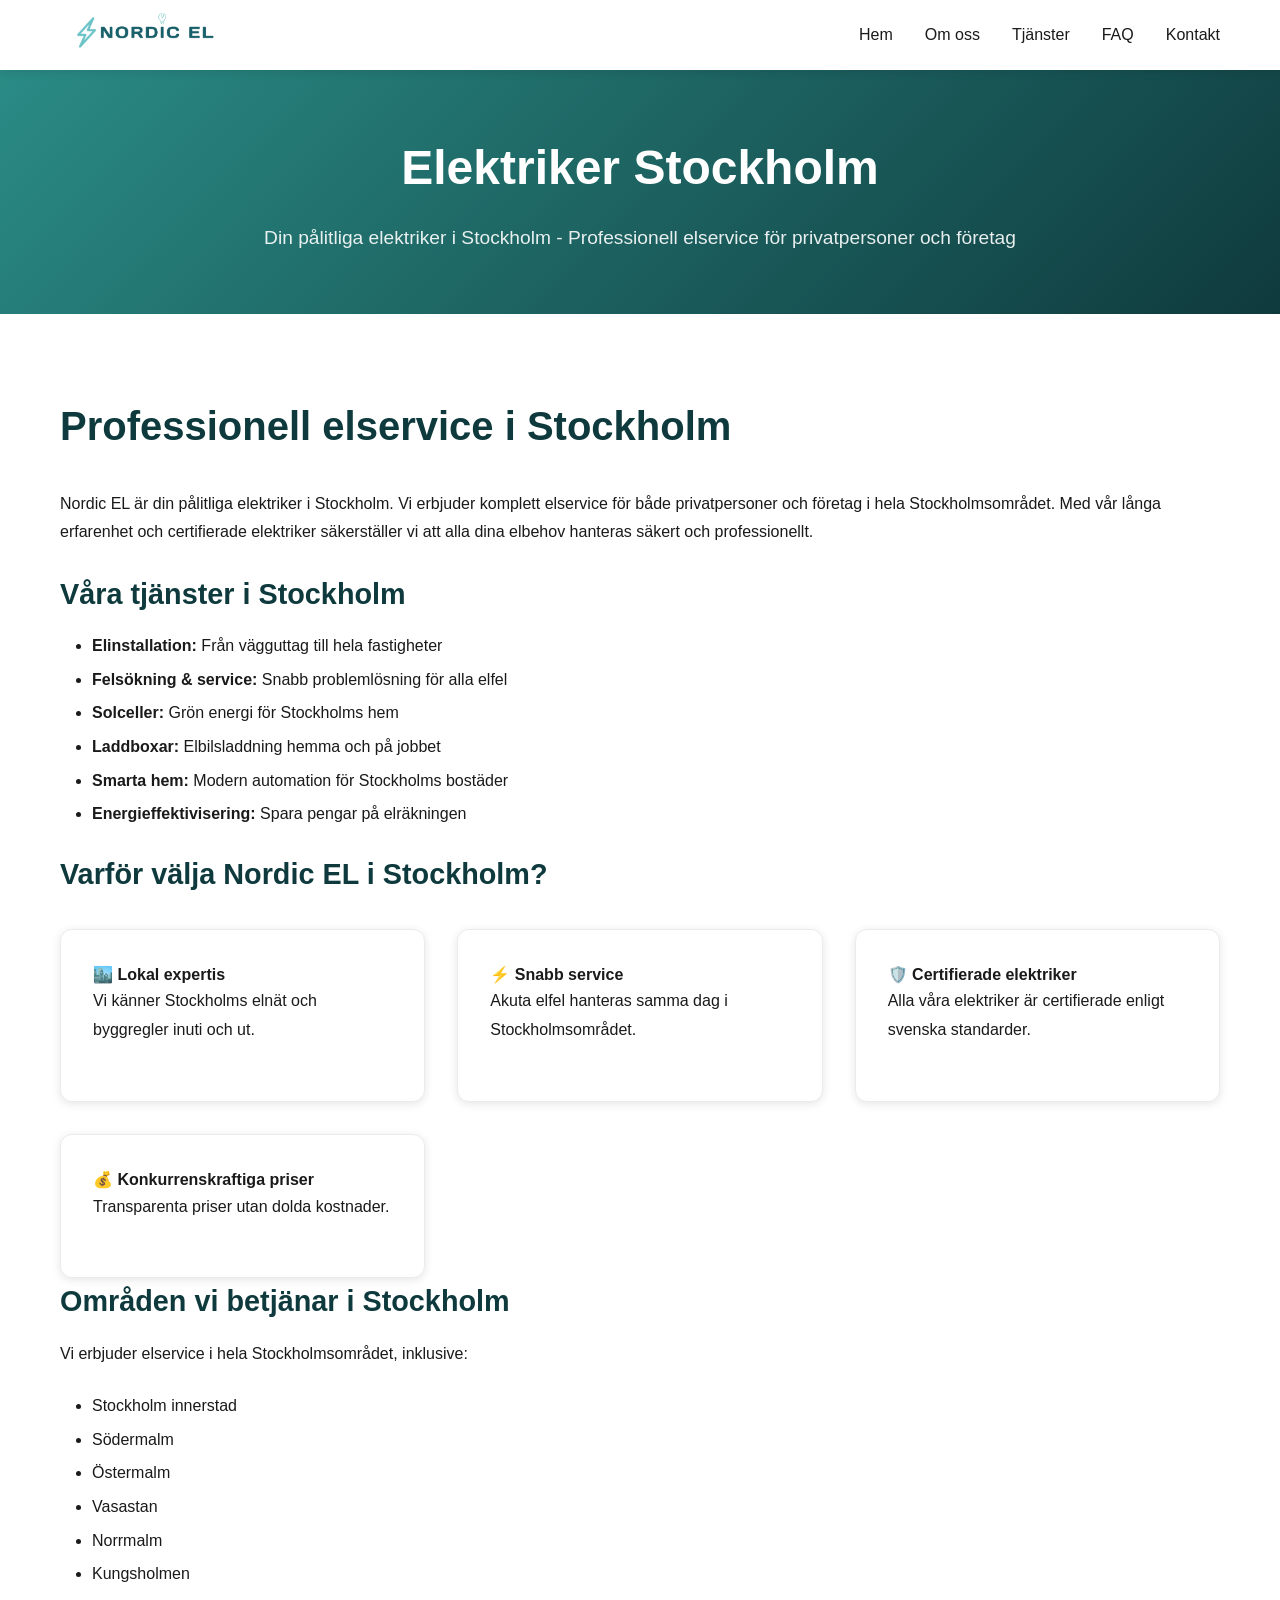
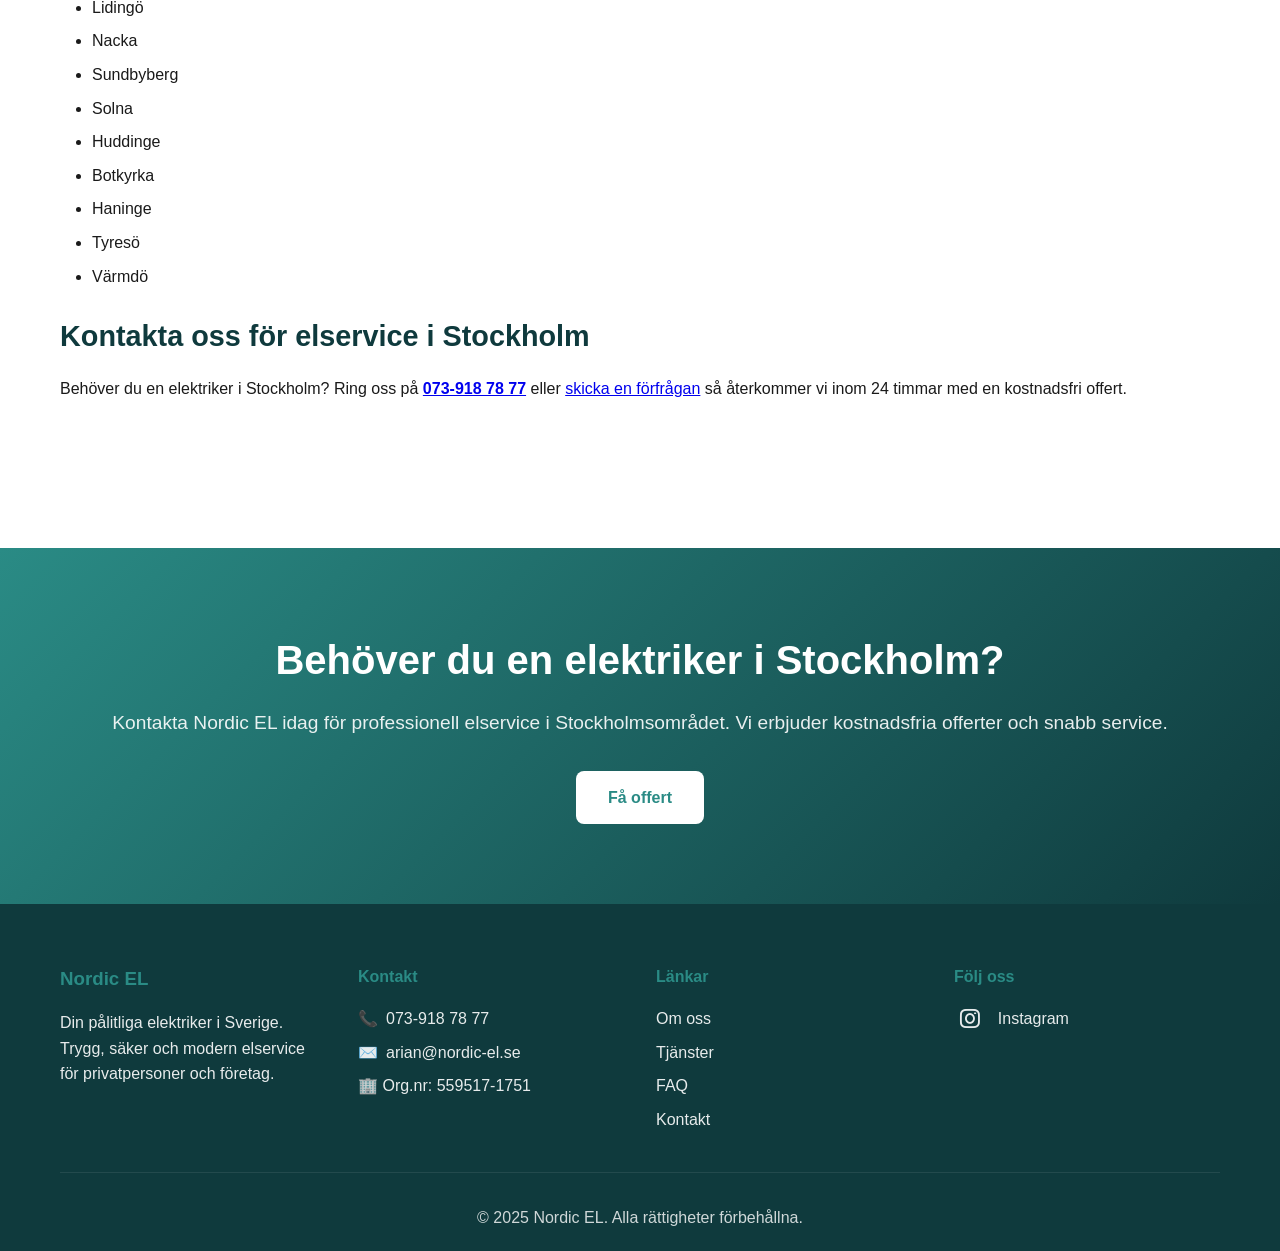
<file: elektriker-stockholm.html>
<!DOCTYPE html>
<html lang="sv">
<head>
    <meta charset="UTF-8">
    <link rel="icon" type="image/png" href="assets/images/favicon-logo.png">
    <link rel="apple-touch-icon" href="assets/images/favicon-logo.png">
    <link rel="shortcut icon" href="assets/images/favicon-logo.png">
    <meta name="viewport" content="width=device-width, initial-scale=1.0">
    <title>Elektriker Stockholm | Nordic EL - Professionell elservice i Stockholm</title>
    <meta name="description" content="Nordic EL - Din pålitliga elektriker i Stockholm. Elinstallation, felsökning, solceller, laddboxar och smarta hem. Ring 073-918 78 77 för snabb service i Stockholm.">
    <meta name="keywords" content="elektriker Stockholm, elinstallation Stockholm, solceller Stockholm, laddbox Stockholm, smarta hem Stockholm, elservice Stockholm">
    <meta name="author" content="Nordic EL">
    
    <!-- Open Graph / Facebook -->
    <meta property="og:type" content="website">
    <meta property="og:url" content="https://nordicel.se/elektriker-stockholm.html">
    <meta property="og:title" content="Elektriker Stockholm | Nordic EL - Professionell elservice">
    <meta property="og:description" content="Din pålitliga elektriker i Stockholm. Elinstallation, felsökning, solceller, laddboxar och smarta hem. Ring 073-918 78 77.">
    <meta property="og:image" content="https://nordicel.se/assets/images/og-image.jpg">

    <!-- Twitter -->
    <meta property="twitter:card" content="summary_large_image">
    <meta property="twitter:url" content="https://nordicel.se/elektriker-stockholm.html">
    <meta property="twitter:title" content="Elektriker Stockholm | Nordic EL - Professionell elservice">
    <meta property="twitter:description" content="Din pålitliga elektriker i Stockholm. Elinstallation, felsökning, solceller, laddboxar och smarta hem. Ring 073-918 78 77.">
    <meta property="twitter:image" content="https://nordicel.se/assets/images/og-image.jpg">

    <!-- Structured Data -->
    <script type="application/ld+json">
    {
        "@context": "https://schema.org",
        "@type": "ElectricalContractor",
        "name": "Nordic EL Stockholm",
        "description": "Professionell elektriker i Stockholm med fokus på säkerhet, kvalitet och moderna el-lösningar",
        "url": "https://nordicel.se/elektriker-stockholm.html",
        "telephone": "073-918 78 77",
        "email": "arian@nordic-el.se",
        "address": {
            "@type": "PostalAddress",
            "addressLocality": "Stockholm",
            "addressCountry": "SE"
        },
        "serviceArea": {
            "@type": "City",
            "name": "Stockholm"
        },
        "openingHours": "Mo-Fr 08:00-17:00",
        "priceRange": "$$",
        "paymentAccepted": "Cash, Credit Card, Invoice",
        "currenciesAccepted": "SEK"
    }
    </script>

    <link rel="stylesheet" href="styles.css">
    <link rel="preconnect" href="https://fonts.googleapis.com">
    <link rel="preconnect" href="https://fonts.gstatic.com" crossorigin>
    <link href="https://fonts.googleapis.com/css2?family=Inter:wght@300;400;500;600;700&display=swap" rel="stylesheet">
    <link rel="stylesheet" href="https://cdnjs.cloudflare.com/ajax/libs/font-awesome/6.4.0/css/all.min.css">
</head>
<body>
    <!-- Navigation -->
    <nav class="navbar">
        <div class="nav-container">
            <div class="nav-logo">
                <a href="index.html" style="text-decoration: none;">
                    <img src="assets/images/nordicel-logo.png" alt="Nordic EL Logo" class="logo-img">
                </a>
            </div>
            <ul class="nav-menu">
                <li class="nav-item">
                    <a href="index.html" class="nav-link">Hem</a>
                </li>
                <li class="nav-item">
                    <a href="om-oss.html" class="nav-link">Om oss</a>
                </li>
                <li class="nav-item">
                    <a href="tjanster.html" class="nav-link">Tjänster</a>
                </li>
                <li class="nav-item">
                    <a href="faq.html" class="nav-link">FAQ</a>
                </li>
                <li class="nav-item">
                    <a href="kontakt.html" class="nav-link">Kontakt</a>
                </li>
            </ul>
            <div class="hamburger">
                <span class="bar"></span>
                <span class="bar"></span>
                <span class="bar"></span>
            </div>
        </div>
    </nav>

    <!-- Page Header -->
    <section class="page-header">
        <div class="container">
            <h1>Elektriker Stockholm</h1>
            <p>Din pålitliga elektriker i Stockholm - Professionell elservice för privatpersoner och företag</p>
        </div>
    </section>

    <!-- Page Content -->
    <section class="page-content">
        <div class="container">
            <div class="content-section">
                <h2>Professionell elservice i Stockholm</h2>
                <p>Nordic EL är din pålitliga elektriker i Stockholm. Vi erbjuder komplett elservice för både privatpersoner och företag i hela Stockholmsområdet. Med vår långa erfarenhet och certifierade elektriker säkerställer vi att alla dina elbehov hanteras säkert och professionellt.</p>
                
                <h3>Våra tjänster i Stockholm</h3>
                <ul>
                    <li><strong>Elinstallation:</strong> Från vägguttag till hela fastigheter</li>
                    <li><strong>Felsökning & service:</strong> Snabb problemlösning för alla elfel</li>
                    <li><strong>Solceller:</strong> Grön energi för Stockholms hem</li>
                    <li><strong>Laddboxar:</strong> Elbilsladdning hemma och på jobbet</li>
                    <li><strong>Smarta hem:</strong> Modern automation för Stockholms bostäder</li>
                    <li><strong>Energieffektivisering:</strong> Spara pengar på elräkningen</li>
                </ul>

                <h3>Varför välja Nordic EL i Stockholm?</h3>
                <div class="why-grid">
                    <div class="why-item">
                        <h4>🏙️ Lokal expertis</h4>
                        <p>Vi känner Stockholms elnät och byggregler inuti och ut.</p>
                    </div>
                    <div class="why-item">
                        <h4>⚡ Snabb service</h4>
                        <p>Akuta elfel hanteras samma dag i Stockholmsområdet.</p>
                    </div>
                    <div class="why-item">
                        <h4>🛡️ Certifierade elektriker</h4>
                        <p>Alla våra elektriker är certifierade enligt svenska standarder.</p>
                    </div>
                    <div class="why-item">
                        <h4>💰 Konkurrenskraftiga priser</h4>
                        <p>Transparenta priser utan dolda kostnader.</p>
                    </div>
                </div>

                <h3>Områden vi betjänar i Stockholm</h3>
                <p>Vi erbjuder elservice i hela Stockholmsområdet, inklusive:</p>
                <ul>
                    <li>Stockholm innerstad</li>
                    <li>Södermalm</li>
                    <li>Östermalm</li>
                    <li>Vasastan</li>
                    <li>Norrmalm</li>
                    <li>Kungsholmen</li>
                    <li>Lidingö</li>
                    <li>Nacka</li>
                    <li>Sundbyberg</li>
                    <li>Solna</li>
                    <li>Huddinge</li>
                    <li>Botkyrka</li>
                    <li>Haninge</li>
                    <li>Tyresö</li>
                    <li>Värmdö</li>
                </ul>

                <h3>Kontakta oss för elservice i Stockholm</h3>
                <p>Behöver du en elektriker i Stockholm? Ring oss på <strong><a href="tel:0739187877">073-918 78 77</a></strong> eller <a href="kontakt.html">skicka en förfrågan</a> så återkommer vi inom 24 timmar med en kostnadsfri offert.</p>
            </div>
        </div>
    </section>

    <!-- CTA Section -->
    <section class="cta-section">
        <div class="container">
            <div class="cta-content">
                <h2>Behöver du en elektriker i Stockholm?</h2>
                <p>Kontakta Nordic EL idag för professionell elservice i Stockholmsområdet. Vi erbjuder kostnadsfria offerter och snabb service.</p>
                <a href="kontakt.html" class="btn btn-primary">Få offert</a>
            </div>
        </div>
    </section>

    <!-- Footer -->
    <footer class="footer">
        <div class="container">
            <div class="footer-content">
                <div class="footer-section">
                    <h3>Nordic EL</h3>
                    <p>Din pålitliga elektriker i Sverige. Trygg, säker och modern elservice för privatpersoner och företag.</p>
                </div>
                <div class="footer-section">
                    <h4>Kontakt</h4>
                    <p>📞<a href="tel:+46739187877">073-918 78 77</a></p>
                    <p>✉️<a href="mailto:arian@nordic-el.se">arian@nordic-el.se</a></p>
                    <p>🏢 Org.nr: 559517-1751</p>
                </div>
                <div class="footer-section">
                    <h4>Länkar</h4>
                    <ul>
                        <li><a href="om-oss.html">Om oss</a></li>
                        <li><a href="tjanster.html">Tjänster</a></li>
                        <li><a href="faq.html">FAQ</a></li>
                        <li><a href="kontakt.html">Kontakt</a></li>
                    </ul>
                </div>
                <div class="footer-section">
                    <h4>Följ oss</h4>
                    <p><a href="https://www.instagram.com/nordic.elab/?igsh=OWh2cWo1cjV1Mnhp#" target="_blank" rel="noopener noreferrer"><i class="fa-brands fa-instagram"></i> Instagram</a></p>
                </div>
            </div>
            <div class="footer-bottom">
                <p>&copy; 2025 Nordic EL. Alla rättigheter förbehållna.</p>
            </div>
        </div>
    </footer>

    <script src="script.js"></script>
    <script>
        // Prevent FOUC by adding CSS loaded class
        document.addEventListener('DOMContentLoaded', function() {
            document.body.classList.add('css-loaded');
            const navbar = document.querySelector('.navbar');
            if (navbar) navbar.style.opacity = '1';
        });
    </script>
</body>
</html>
</file>
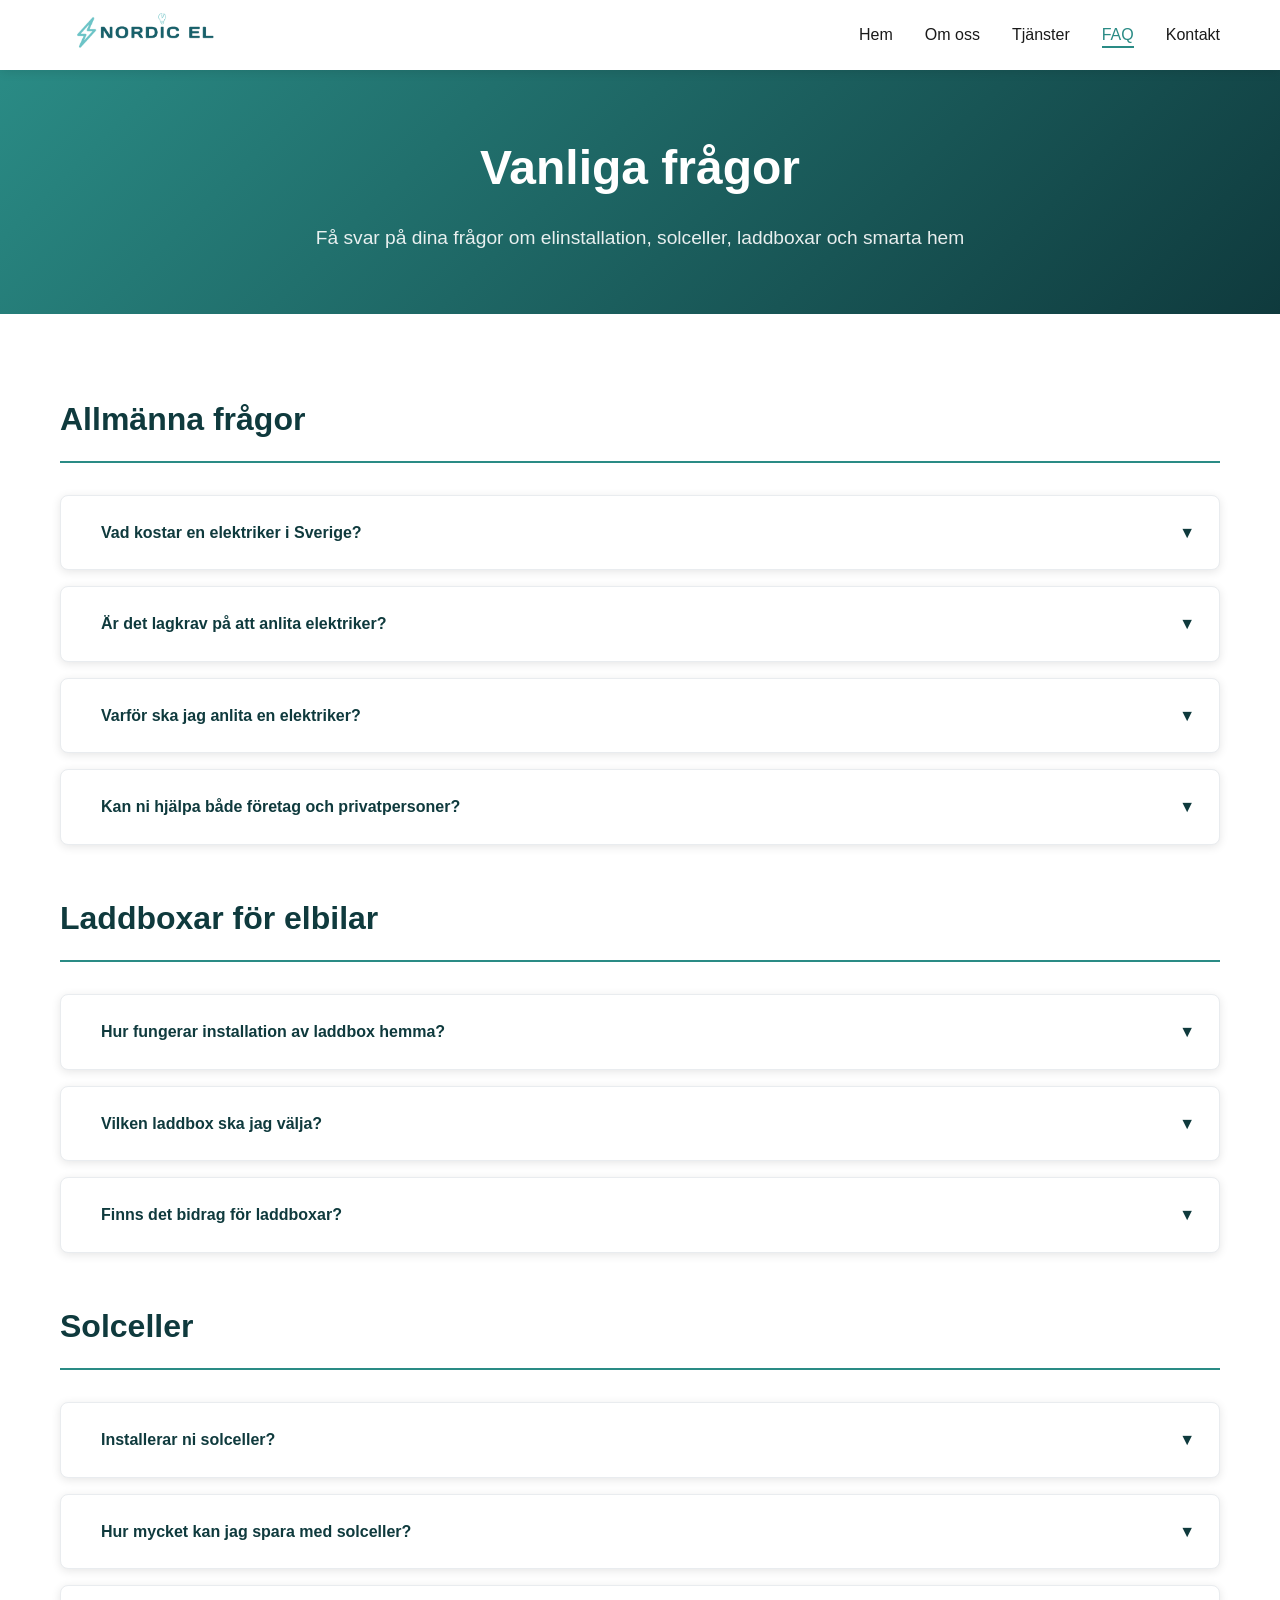
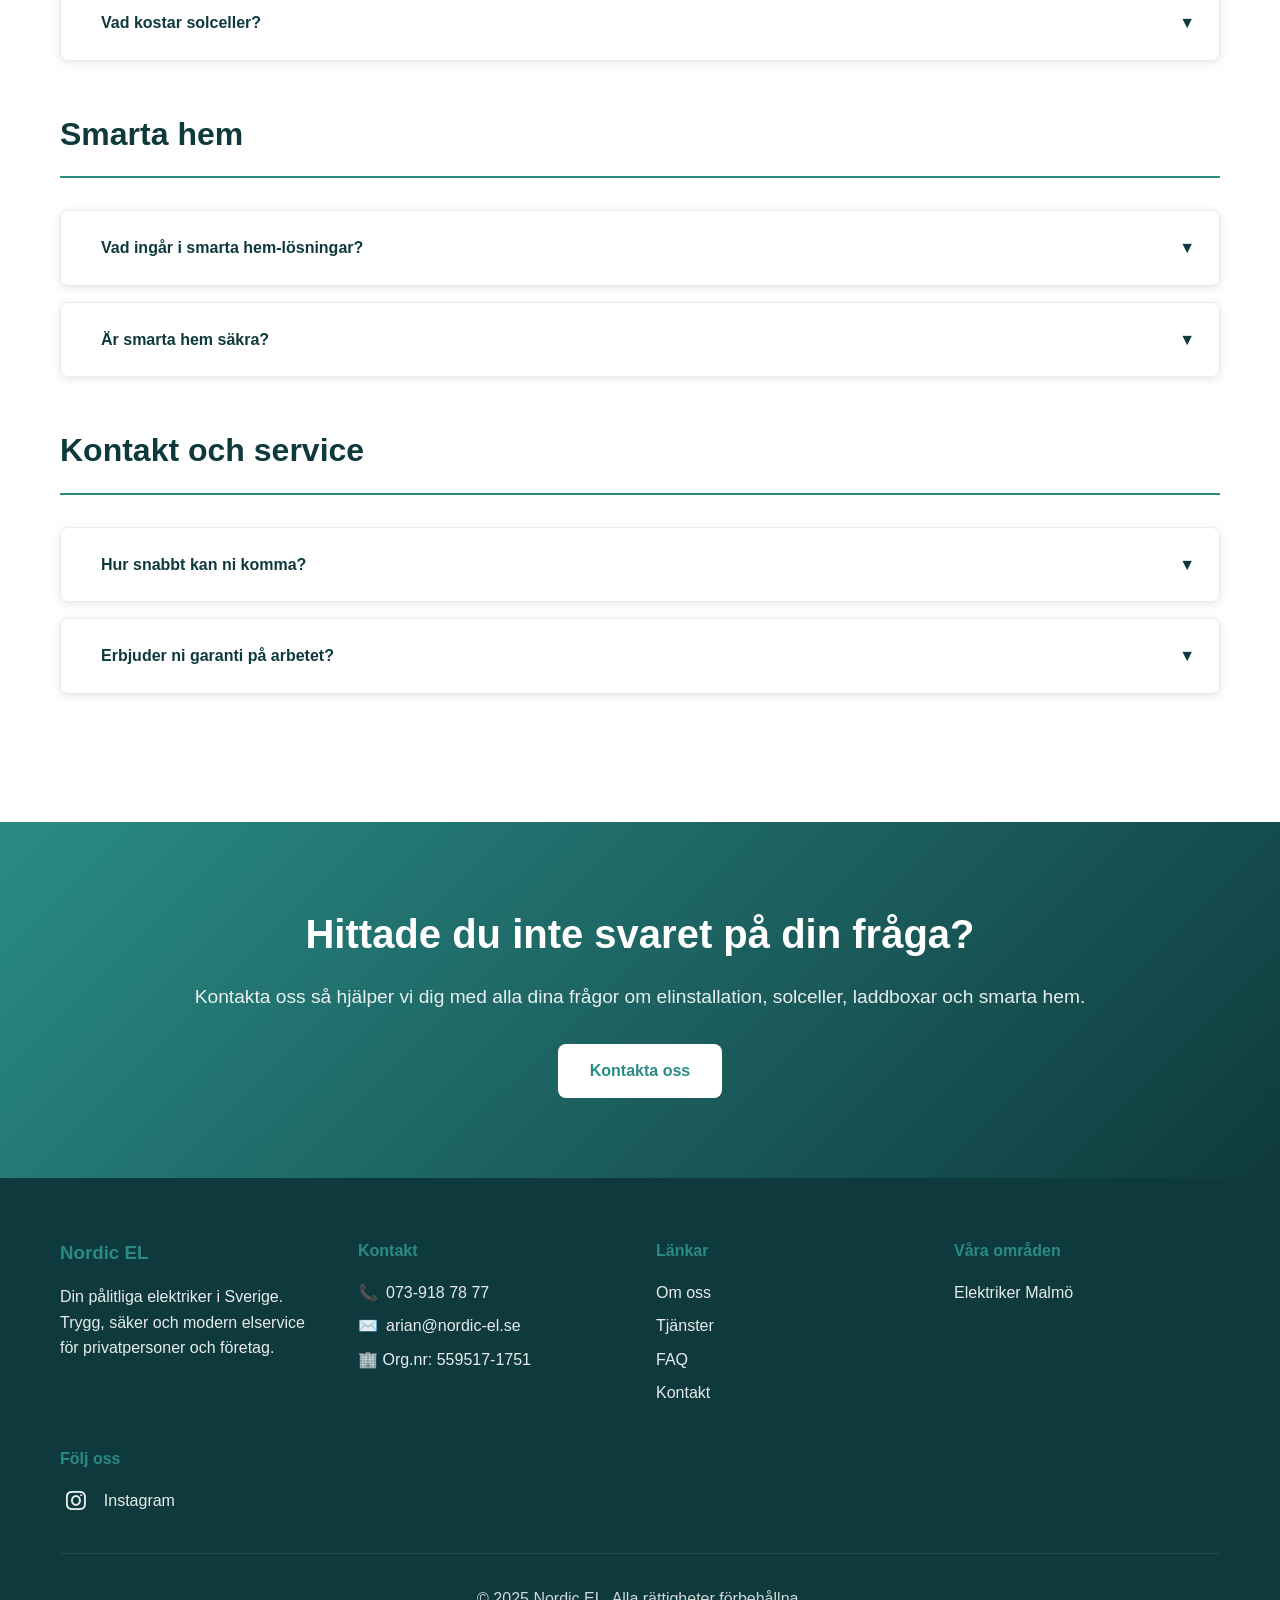
<file: faq.html>
<!DOCTYPE html>
<html lang="sv">
<head>
    <meta charset="UTF-8">
    <link rel="icon" type="image/png" href="assets/images/favicon-logo.png">
    <link rel="apple-touch-icon" href="assets/images/favicon-logo.png">
    <link rel="shortcut icon" href="assets/images/favicon-logo.png">
    <meta name="viewport" content="width=device-width, initial-scale=1.0">
    <title>FAQ - Vanliga frågor | Nordic EL Elektriker Sverige</title>
    <meta name="description" content="Få svar på vanliga frågor om elinstallation, solceller, laddboxar och smarta hem. Nordic EL - din elektriker i Sverige med svar på alla dina frågor.">
    <meta name="keywords" content="elektriker FAQ, elinstallation frågor, solceller frågor, laddbox frågor, smarta hem frågor, elektriker Sverige">
    <meta name="author" content="Nordic EL">
    
    <!-- Open Graph / Facebook -->
    <meta property="og:type" content="website">
    <meta property="og:url" content="https://nordicel.se/faq.html">
    <meta property="og:title" content="FAQ - Vanliga frågor | Nordic EL Elektriker Sverige">
    <meta property="og:description" content="Få svar på vanliga frågor om elinstallation, solceller, laddboxar och smarta hem. Nordic EL - din elektriker i Sverige.">
    <meta property="og:image" content="https://nordicel.se/assets/images/og-image.jpg">

    <!-- Twitter -->
    <meta property="twitter:card" content="summary_large_image">
    <meta property="twitter:url" content="https://nordicel.se/faq.html">
    <meta property="twitter:title" content="FAQ - Vanliga frågor | Nordic EL Elektriker Sverige">
    <meta property="twitter:description" content="Få svar på vanliga frågor om elinstallation, solceller, laddboxar och smarta hem. Nordic EL - din elektriker i Sverige.">
    <meta property="twitter:image" content="https://nordicel.se/assets/images/og-image.jpg">

    <!-- Structured Data for FAQ -->
    <script type="application/ld+json">
    {
        "@context": "https://schema.org",
        "@type": "FAQPage",
        "mainEntity": [
            {
                "@type": "Question",
                "name": "Vad kostar en elektriker i Sverige?",
                "acceptedAnswer": {
                    "@type": "Answer",
                    "text": "Kostnaden för en elektriker i Sverige varierar beroende på arbetets omfattning och komplexitet. Enkla reparationer kan kosta från 500-1500 kr, medan större installationer kan kosta 5000-50000 kr eller mer. Vi erbjuder alltid kostnadsfria offerter för att ge dig en tydlig bild av kostnaden innan arbetet påbörjas."
                }
            },
            {
                "@type": "Question",
                "name": "Är det lagkrav på att anlita elektriker?",
                "acceptedAnswer": {
                    "@type": "Answer",
                    "text": "Ja, enligt svensk lag måste alla elinstallationer utföras av en auktoriserad elektriker. Detta gäller för nyinstallationer, större reparationer och ändringar av befintliga installationer. Endast mindre reparationer som byte av proppar och lampor får utföras av privatpersoner."
                }
            },
            {
                "@type": "Question",
                "name": "Hur fungerar installation av laddbox hemma?",
                "acceptedAnswer": {
                    "@type": "Answer",
                    "text": "Installation av laddbox hemma börjar med en kostnadsfri konsultation där vi bedömer ditt elnäts kapacitet och väljer rätt laddbox. Vi installerar sedan laddboxen, ansluter den till elnätet och ansöker om nödvändiga tillstånd. Hela processen tar vanligtvis 1-2 dagar och vi hjälper dig även med bidrag och subventioner."
                }
            },
            {
                "@type": "Question",
                "name": "Kan ni hjälpa både företag och privatpersoner?",
                "acceptedAnswer": {
                    "@type": "Answer",
                    "text": "Ja, Nordic EL hjälper både privatpersoner och företag med alla typer av elbehov. Vi har erfarenhet från små hem till stora industrianläggningar och kan anpassa våra tjänster efter dina specifika behov och budget."
                }
            },
            {
                "@type": "Question",
                "name": "Varför ska jag anlita en elektriker?",
                "acceptedAnswer": {
                    "@type": "Answer",
                    "text": "Att anlita en certifierad elektriker säkerställer att installationer utförs korrekt och enligt lag. Det ger dig trygghet, säkerhet och garanti på arbetet. Vi följer alla säkerhetsregler och använder endast godkända material och verktyg."
                }
            },
            {
                "@type": "Question",
                "name": "Installerar ni solceller?",
                "acceptedAnswer": {
                    "@type": "Answer",
                    "text": "Ja, vi erbjuder kompletta solcellssystem för både privatpersoner och företag. Vi hjälper dig med konsultation, val av system, installation, anslutning till elnätet och hjälp med bidrag och subventioner. Många av våra kunder får tillbaka sin investering på 8-12 år."
                }
            }
        ]
    }
    </script>

    <link rel="stylesheet" href="styles.css">
    <link rel="preconnect" href="https://fonts.googleapis.com">
    <link rel="preconnect" href="https://fonts.gstatic.com" crossorigin>
    <link href="https://fonts.googleapis.com/css2?family=Inter:wght@300;400;500;600;700&display=swap" rel="stylesheet">
    <link rel="stylesheet" href="https://cdnjs.cloudflare.com/ajax/libs/font-awesome/6.4.0/css/all.min.css">
</head>
<body>
    <!-- Navigation -->
    <nav class="navbar">
        <div class="nav-container">
            <div class="nav-logo">
                <a href="index.html" style="text-decoration: none;">
                    <img src="assets/images/nordicel-logo.png" alt="Nordic EL Logo" class="logo-img">
                </a>
            </div>
            <ul class="nav-menu">
                <li class="nav-item">
                    <a href="index.html" class="nav-link">Hem</a>
                </li>
                <li class="nav-item">
                    <a href="om-oss.html" class="nav-link">Om oss</a>
                </li>
                <li class="nav-item">
                    <a href="tjanster.html" class="nav-link">Tjänster</a>
                </li>
                <li class="nav-item">
                    <a href="faq.html" class="nav-link active">FAQ</a>
                </li>
                <li class="nav-item">
                    <a href="kontakt.html" class="nav-link">Kontakt</a>
                </li>
            </ul>
            <div class="hamburger">
                <span class="bar"></span>
                <span class="bar"></span>
                <span class="bar"></span>
            </div>
        </div>
    </nav>

    <!-- Page Header -->
    <section class="page-header">
        <div class="container">
            <h1>Vanliga frågor</h1>
            <p>Få svar på dina frågor om elinstallation, solceller, laddboxar och smarta hem</p>
        </div>
    </section>

    <!-- FAQ Content -->
    <section class="page-content">
        <div class="container">
            <div class="faq-section">
                <h2>Allmänna frågor</h2>
                
                <div class="faq-item">
                    <div class="faq-question">
                        <span>Vad kostar en elektriker i Sverige?</span>
                        <span class="faq-icon">▼</span>
                    </div>
                    <div class="faq-answer">
                        <p>Kostnaden för en elektriker i Sverige varierar beroende på arbetets omfattning och komplexitet. Enkla reparationer kan kosta från 500-1500 kr, medan större installationer kan kosta 5000-50000 kr eller mer.</p>
                        <p>Faktorer som påverkar kostnaden inkluderar:</p>
                        <ul>
                            <li>Arbetets omfattning och komplexitet</li>
                            <li>Behov av specialutrustning</li>
                            <li>Materialkostnader</li>
                            <li>Resetid och tillgänglighet</li>
                        </ul>
                        <p>Vi erbjuder alltid kostnadsfria offerter för att ge dig en tydlig bild av kostnaden innan arbetet påbörjas.</p>
                    </div>
                </div>

                <div class="faq-item">
                    <div class="faq-question">
                        <span>Är det lagkrav på att anlita elektriker?</span>
                        <span class="faq-icon">▼</span>
                    </div>
                    <div class="faq-answer">
                        <p>Ja, enligt svensk lag måste alla elinstallationer utföras av en auktoriserad elektriker. Detta gäller för:</p>
                        <ul>
                            <li>Nyinstallationer av el</li>
                            <li>Större reparationer och ändringar</li>
                            <li>Installation av nya vägguttag och strömbrytare</li>
                            <li>Uppdragning av el i nya byggnader</li>
                            <li>Installation av laddboxar och solceller</li>
                        </ul>
                        <p>Endast mindre reparationer som byte av proppar och lampor får utföras av privatpersoner.</p>
                    </div>
                </div>

                <div class="faq-item">
                    <div class="faq-question">
                        <span>Varför ska jag anlita en elektriker?</span>
                        <span class="faq-icon">▼</span>
                    </div>
                    <div class="faq-answer">
                        <p>Att anlita en certifierad elektriker säkerställer att installationer utförs korrekt och enligt lag. Fördelarna inkluderar:</p>
                        <ul>
                            <li><strong>Säkerhet:</strong> Alla installationer följer säkerhetsregler</li>
                            <li><strong>Laglighet:</strong> Arbetet utförs enligt gällande bestämmelser</li>
                            <li><strong>Garanti:</strong> Du får garanti på arbetet och materialet</li>
                            <li><strong>Försäkring:</strong> Korrekt installation är viktigt för försäkringsskydd</li>
                            <li><strong>Kvalitet:</strong> Professionell standard och långsiktig funktionalitet</li>
                        </ul>
                    </div>
                </div>

                <div class="faq-item">
                    <div class="faq-question">
                        <span>Kan ni hjälpa både företag och privatpersoner?</span>
                        <span class="faq-icon">▼</span>
                    </div>
                    <div class="faq-answer">
                        <p>Ja, Nordic EL hjälper både privatpersoner och företag med alla typer av elbehov. Vi har erfarenhet från:</p>
                        <ul>
                            <li><strong>Privatpersoner:</strong> Hem, sommarstugor, renoveringar</li>
                            <li><strong>Småföretag:</strong> Kontor, butiker, restauranger</li>
                            <li><strong>Större företag:</strong> Industrianläggningar, lager, produktionslokaler</li>
                            <li><strong>Fastighetsägare:</strong> Hyresfastigheter, kommersiella byggnader</li>
                        </ul>
                        <p>Vi kan anpassa våra tjänster efter dina specifika behov och budget.</p>
                    </div>
                </div>
            </div>

            <div class="faq-section">
                <h2>Laddboxar för elbilar</h2>
                
                <div class="faq-item">
                    <div class="faq-question">
                        <span>Hur fungerar installation av laddbox hemma?</span>
                        <span class="faq-icon">▼</span>
                    </div>
                    <div class="faq-answer">
                        <p>Installation av laddbox hemma följer denna process:</p>
                        <ul>
                            <li><strong>Konsultation:</strong> Vi bedömer ditt elnäts kapacitet och väljer rätt laddbox</li>
                            <li><strong>Planering:</strong> Vi planerar installationen och ansöker om nödvändiga tillstånd</li>
                            <li><strong>Installation:</strong> Vi installerar laddboxen och ansluter den till elnätet</li>
                            <li><strong>Testning:</strong> Vi testar installationen och säkerställer att allt fungerar</li>
                            <li><strong>Dokumentation:</strong> Vi lämnar all nödvändig dokumentation</li>
                        </ul>
                        <p>Hela processen tar vanligtvis 1-2 dagar och vi hjälper dig även med bidrag och subventioner.</p>
                    </div>
                </div>

                <div class="faq-item">
                    <div class="faq-question">
                        <span>Vilken laddbox ska jag välja?</span>
                        <span class="faq-icon">▼</span>
                    </div>
                    <div class="faq-answer">
                        <p>Valet av laddbox beror på flera faktorer:</p>
                        <ul>
                            <li><strong>Bilens laddkapacitet:</strong> Olika bilar har olika maxladdning</li>
                            <li><strong>Elnätets kapacitet:</strong> Vi bedömer vad ditt elnät kan hantera</li>
                            <li><strong>Användning:</strong> Hur ofta och snabbt du behöver ladda</li>
                            <li><strong>Budget:</strong> Olika prisklasser för olika behov</li>
                        </ul>
                        <p>Vi hjälper dig att välja rätt laddbox baserat på dina specifika behov.</p>
                    </div>
                </div>

                <div class="faq-item">
                    <div class="faq-question">
                        <span>Finns det bidrag för laddboxar?</span>
                        <span class="faq-icon">▼</span>
                    </div>
                    <div class="faq-answer">
                        <p>Ja, det finns flera bidrag och subventioner för laddboxar:</p>
                        <ul>
                            <li><strong>RUT-avdrag:</strong> 50% av arbetskostnaden (upp till 75 000 kr per år)</li>
                            <li><strong>Kommunala bidrag:</strong> Många kommuner erbjuder egna bidrag</li>
                            <li><strong>Företagsbidrag:</strong> Olika bidrag för företag som installerar laddboxar</li>
                        </ul>
                        <p>Vi hjälper dig att ansöka om alla tillgängliga bidrag och subventioner.</p>
                    </div>
                </div>
            </div>

            <div class="faq-section">
                <h2>Solceller</h2>
                
                <div class="faq-item">
                    <div class="faq-question">
                        <span>Installerar ni solceller?</span>
                        <span class="faq-icon">▼</span>
                    </div>
                    <div class="faq-answer">
                        <p>Ja, vi erbjuder kompletta solcellssystem för både privatpersoner och företag. Våra tjänster inkluderar:</p>
                        <ul>
                            <li>Kostnadsfri energikonsultation</li>
                            <li>Anpassade solcellssystem</li>
                            <li>Professionell installation</li>
                            <li>Anslutning till elnätet</li>
                            <li>Underhåll och service</li>
                            <li>Batterilagring för energilagring</li>
                            <li>Hjälp med bidrag och subventioner</li>
                        </ul>
                        <p>Många av våra kunder får tillbaka sin investering på 8-12 år.</p>
                    </div>
                </div>

                <div class="faq-item">
                    <div class="faq-question">
                        <span>Hur mycket kan jag spara med solceller?</span>
                        <span class="faq-icon">▼</span>
                    </div>
                    <div class="faq-answer">
                        <p>Besparingen med solceller beror på flera faktorer:</p>
                        <ul>
                            <li><strong>Elnätets storlek:</strong> Större system ger mer besparing</li>
                            <li><strong>Elförbrukning:</strong> Hur mycket el du använder</li>
                            <li><strong>Solstrålning:</strong> Din geografiska position</li>
                            <li><strong>Elpriser:</strong> Nuvarande och framtida elpriser</li>
                        </ul>
                        <p>Vi gör en kostnadsfri energikonsultation för att beräkna din potentiella besparing.</p>
                    </div>
                </div>

                <div class="faq-item">
                    <div class="faq-question">
                        <span>Vad kostar solceller?</span>
                        <span class="faq-icon">▼</span>
                    </div>
                    <div class="faq-answer">
                        <p>Kostnaden för solceller varierar beroende på systemets storlek och komplexitet:</p>
                        <ul>
                            <li><strong>Små system (3-5 kW):</strong> 30 000-50 000 kr</li>
                            <li><strong>Medelstora system (6-10 kW):</strong> 50 000-80 000 kr</li>
                            <li><strong>Stora system (10+ kW):</strong> 80 000+ kr</li>
                        </ul>
                        <p>Med bidrag och subventioner kan kostnaden minskas betydligt. Vi hjälper dig att maximera alla tillgängliga bidrag.</p>
                    </div>
                </div>
            </div>

            <div class="faq-section">
                <h2>Smarta hem</h2>
                
                <div class="faq-item">
                    <div class="faq-question">
                        <span>Vad ingår i smarta hem-lösningar?</span>
                        <span class="faq-icon">▼</span>
                    </div>
                    <div class="faq-answer">
                        <p>Våra smarta hem-lösningar inkluderar:</p>
                        <ul>
                            <li><strong>Smart belysning:</strong> Automatisk styrning och programmering</li>
                            <li><strong>Temperaturreglering:</strong> Smart termostater och värmepumpar</li>
                            <li><strong>Säkerhetssystem:</strong> Smart lås, kameror och larm</li>
                            <li><strong>Fjärrstyrning:</strong> Kontroll via smartphone och tablet</li>
                            <li><strong>Röststyrning:</strong> Integration med Google Home och Alexa</li>
                            <li><strong>Automatisering:</strong> Rutiner som styr sig själva</li>
                            <li><strong>Energimonitorering:</strong> Övervakning av elförbrukning</li>
                        </ul>
                    </div>
                </div>

                <div class="faq-item">
                    <div class="faq-question">
                        <span>Är smarta hem säkra?</span>
                        <span class="faq-icon">▼</span>
                    </div>
                    <div class="faq-answer">
                        <p>Ja, moderna smarta hem-system är mycket säkra när de installeras korrekt:</p>
                        <ul>
                            <li><strong>Kryptering:</strong> All kommunikation är krypterad</li>
                            <li><strong>Säkerhetsuppdateringar:</strong> Automatiska säkerhetsuppdateringar</li>
                            <li><strong>Lokala nätverk:</strong> System fungerar även utan internet</li>
                            <li><strong>Professionell installation:</strong> Vi säkerställer korrekt konfiguration</li>
                        </ul>
                        <p>Vi använder endast etablerade och säkra plattformar för våra smarta hem-lösningar.</p>
                    </div>
                </div>
            </div>

            <div class="faq-section">
                <h2>Kontakt och service</h2>
                
                <div class="faq-item">
                    <div class="faq-question">
                        <span>Hur snabbt kan ni komma?</span>
                        <span class="faq-icon">▼</span>
                    </div>
                    <div class="faq-answer">
                        <p>Vår respons beror på arbetets typ och brådska:</p>
                        <ul>
                            <li><strong>Akuta elfel:</strong> Samma dag eller nästa dag</li>
                            <li><strong>Planerade arbeten:</strong> Vanligtvis inom 1-2 veckor</li>
                            <li><strong>Större projekt:</strong> Planeras i förväg för optimal tidsplanering</li>
                        </ul>
                        <p>Kontakta oss så berättar vi när vi kan komma och hjälpa dig.</p>
                    </div>
                </div>

                <div class="faq-item">
                    <div class="faq-question">
                        <span>Erbjuder ni garanti på arbetet?</span>
                        <span class="faq-icon">▼</span>
                    </div>
                    <div class="faq-answer">
                        <p>Ja, vi erbjuder omfattande garanti på alla våra arbeten:</p>
                        <ul>
                            <li><strong>Arbetsgaranti:</strong> 2 år på allt installationsarbete</li>
                            <li><strong>Materialgaranti:</strong> Enligt tillverkarens garanti</li>
                            <li><strong>Servicegaranti:</strong> Snabb service vid eventuella problem</li>
                        </ul>
                        <p>Alla våra arbeten dokumenteras och du får garantiintyg för försäkringsändamål.</p>
                    </div>
                </div>
            </div>
        </div>
    </section>

    <!-- CTA Section -->
    <section class="cta-section">
        <div class="container">
            <div class="cta-content">
                <h2>Hittade du inte svaret på din fråga?</h2>
                <p>Kontakta oss så hjälper vi dig med alla dina frågor om elinstallation, solceller, laddboxar och smarta hem.</p>
                <a href="kontakt.html" class="btn btn-primary">Kontakta oss</a>
            </div>
        </div>
    </section>

    <!-- Footer -->
    <footer class="footer">
        <div class="container">
            <div class="footer-content">
                <div class="footer-section">
                    <h3>Nordic EL</h3>
                    <p>Din pålitliga elektriker i Sverige. Trygg, säker och modern elservice för privatpersoner och företag.</p>
                </div>
                <div class="footer-section">
                    <h4>Kontakt</h4>
                    <p>📞<a href="tel:+46739187877">073-918 78 77</a></p>
                    <p>✉️<a href="mailto:arian@nordic-el.se">arian@nordic-el.se</a></p>
                    <p>🏢 Org.nr: 559517-1751</p>
                </div>
                <div class="footer-section">
                    <h4>Länkar</h4>
                    <ul>
                        <li><a href="om-oss.html">Om oss</a></li>
                        <li><a href="tjanster.html">Tjänster</a></li>
                        <li><a href="faq.html">FAQ</a></li>
                        <li><a href="kontakt.html">Kontakt</a></li>
                    </ul>
                </div>
                <div class="footer-section">
                    <h4>Våra områden</h4>
                    <ul>
                        <li><a href="elektriker-malmo.html">Elektriker Malmö</a></li>
                    </ul>
                </div>
                <div class="footer-section">
                    <h4>Följ oss</h4>
                    <p><a href="https://www.instagram.com/nordic.elab/?igsh=OWh2cWo1cjV1Mnhp#" target="_blank" rel="noopener noreferrer"><i class="fa-brands fa-instagram"></i> Instagram</a></p>
                </div>
            </div>
            <div class="footer-bottom">
                <p>&copy; 2025 Nordic EL. Alla rättigheter förbehållna.</p>
            </div>
        </div>
    </footer>

    <script src="script.js"></script>
    <script>
        // Prevent FOUC by adding CSS loaded class
        document.addEventListener('DOMContentLoaded', function() {
            document.body.classList.add('css-loaded');
            const navbar = document.querySelector('.navbar');
            if (navbar) navbar.style.opacity = '1';
        });
    </script>
</body>
</html>
</file>
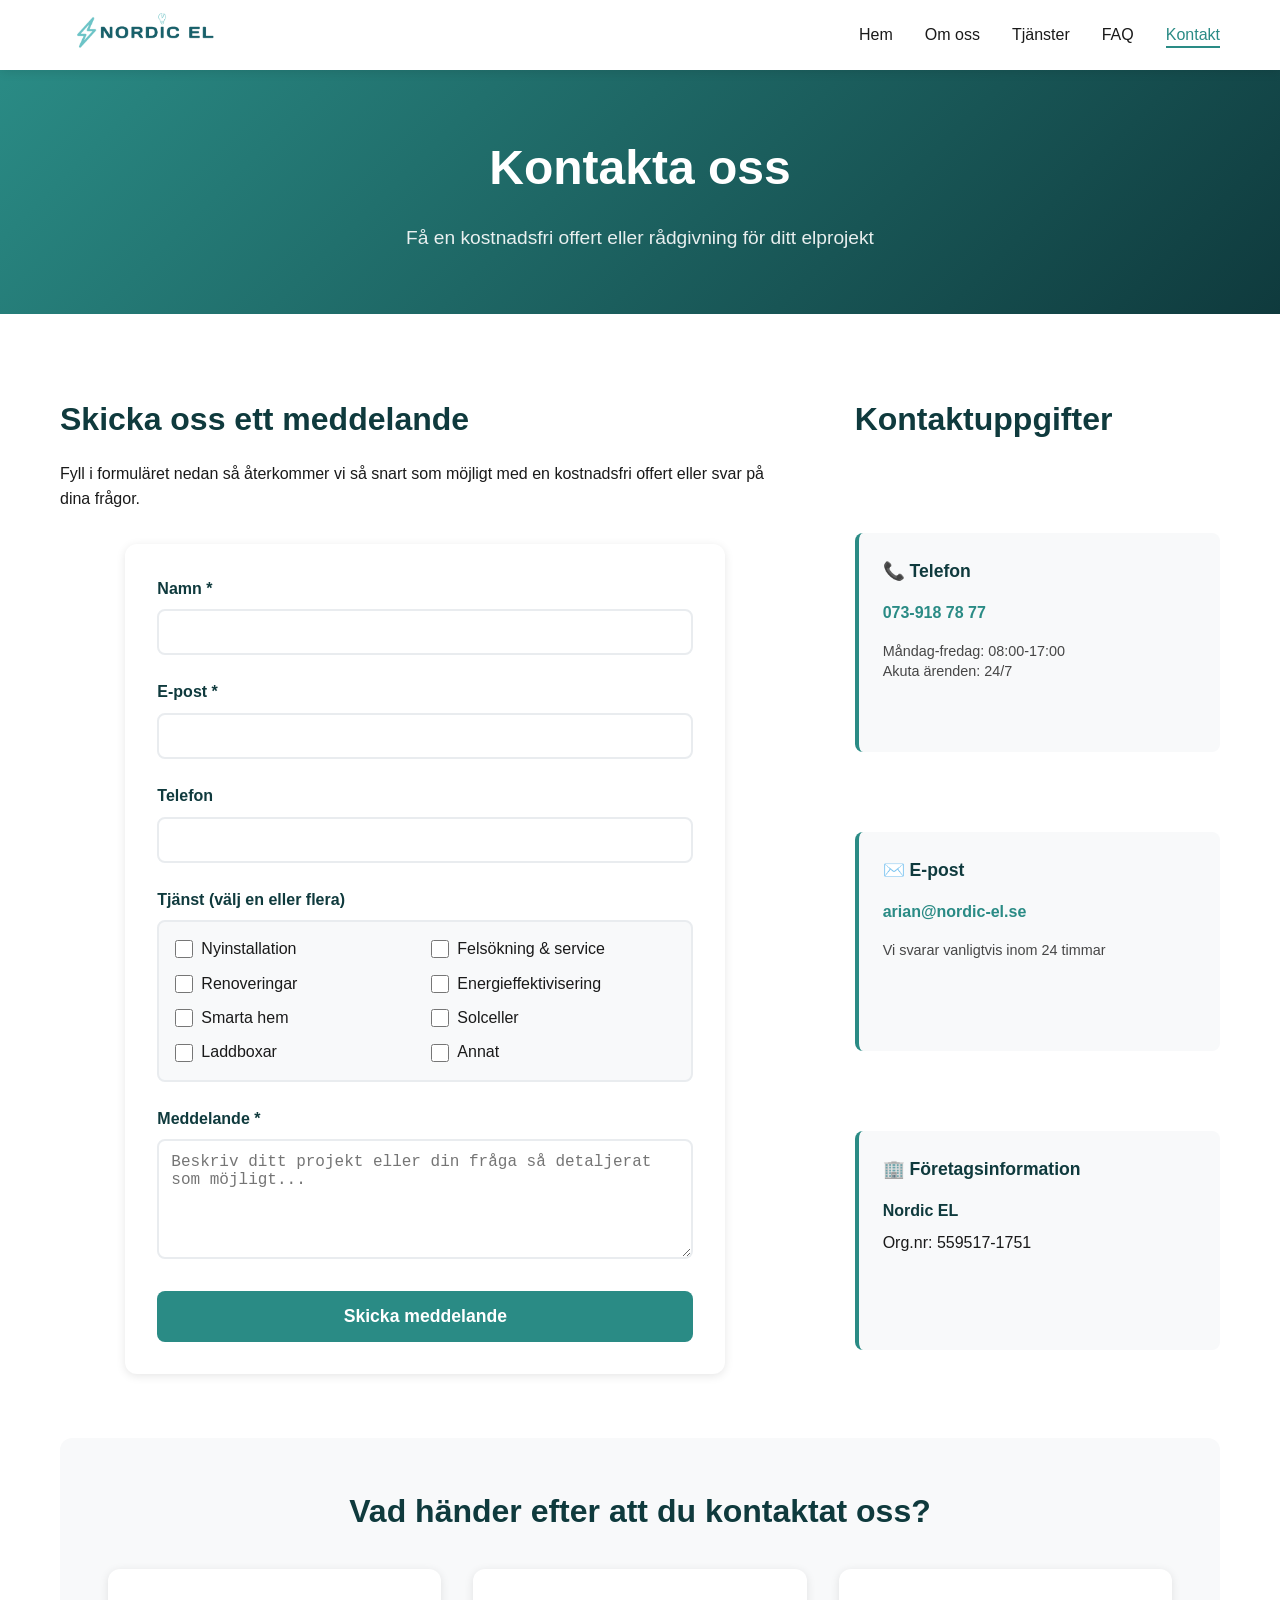
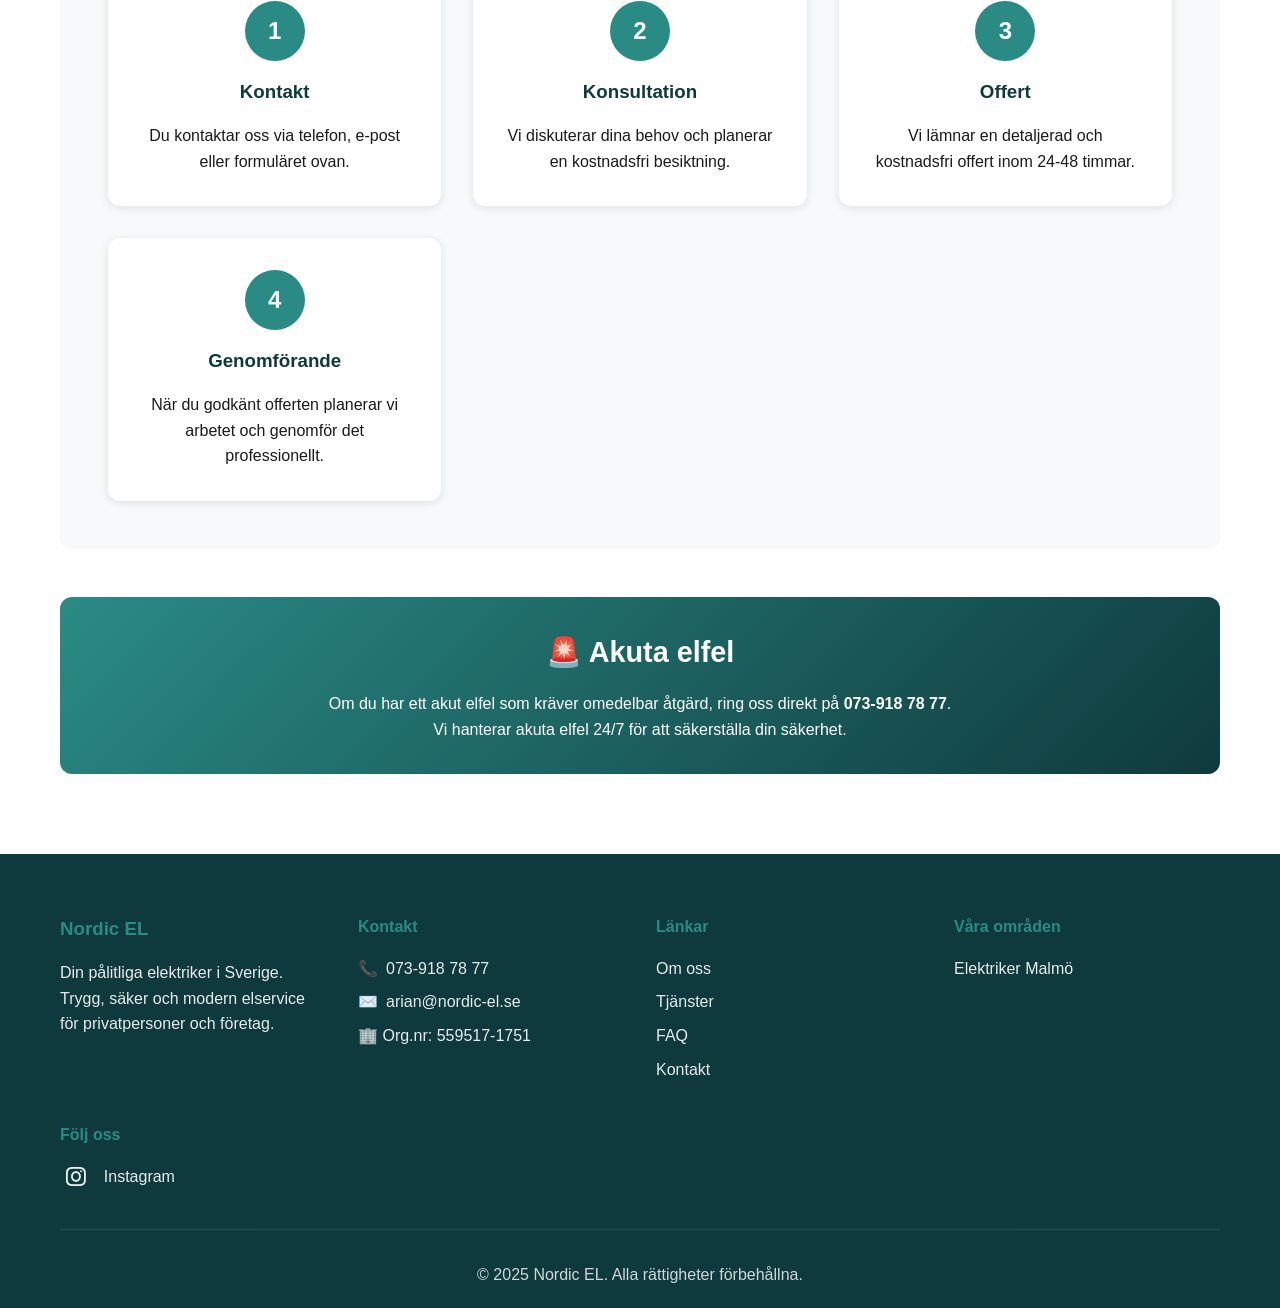
<file: kontakt.html>
<!DOCTYPE html>
<html lang="sv">
<head>
    <meta charset="UTF-8">
    <link rel="icon" type="image/png" href="assets/images/favicon-logo.png">
    <link rel="apple-touch-icon" href="assets/images/favicon-logo.png">
    <link rel="shortcut icon" href="assets/images/favicon-logo.png">
    <meta name="viewport" content="width=device-width, initial-scale=1.0">
    <title>Kontakt - Nordic EL | Få offert från din elektriker i Sverige</title>
    <meta name="description" content="Kontakta Nordic EL för kostnadsfri offert på elinstallation, solceller, laddboxar och smarta hem. Ring 073-918 78 77 eller skicka meddelande. Din elektriker i Sverige.">
    <meta name="keywords" content="kontakt elektriker, offert elinstallation, elektriker telefon, Nordic EL kontakt, elservice Sverige">
    <meta name="author" content="Nordic EL">
    
    <!-- Open Graph / Facebook -->
    <meta property="og:type" content="website">
    <meta property="og:url" content="https://nordicel.se/kontakt.html">
    <meta property="og:title" content="Kontakt - Nordic EL | Få offert från din elektriker i Sverige">
    <meta property="og:description" content="Kontakta Nordic EL för kostnadsfri offert på elinstallation, solceller, laddboxar och smarta hem. Ring 073-918 78 77 eller skicka meddelande.">
    <meta property="og:image" content="https://nordicel.se/assets/images/og-image.jpg">

    <!-- Twitter -->
    <meta property="twitter:card" content="summary_large_image">
    <meta property="twitter:url" content="https://nordicel.se/kontakt.html">
    <meta property="twitter:title" content="Kontakt - Nordic EL | Få offert från din elektriker i Sverige">
    <meta property="twitter:description" content="Kontakta Nordic EL för kostnadsfri offert på elinstallation, solceller, laddboxar och smarta hem. Ring 073-918 78 77 eller skicka meddelande.">
    <meta property="twitter:image" content="https://nordicel.se/assets/images/og-image.jpg">

    <!-- Structured Data -->
    <script type="application/ld+json">
    {
        "@context": "https://schema.org",
        "@type": "ContactPage",
        "mainEntity": {
            "@type": "ElectricalContractor",
            "name": "Nordic EL",
            "description": "Professionell elektriker i Sverige med fokus på säkerhet, kvalitet och moderna el-lösningar",
            "url": "https://nordicel.se",
            "telephone": "073-918 78 77",
            "email": "arian@nordic-el.se",
            "address": {
                "@type": "PostalAddress",
                "addressCountry": "SE"
            },
            "contactPoint": {
                "@type": "ContactPoint",
                "telephone": "073-918 78 77",
                "contactType": "customer service",
                "availableLanguage": "Swedish"
            }
        }
    }
    </script>

    <link rel="stylesheet" href="styles.css">
    <link rel="preconnect" href="https://fonts.googleapis.com">
    <link rel="preconnect" href="https://fonts.gstatic.com" crossorigin>
    <link href="https://fonts.googleapis.com/css2?family=Inter:wght@300;400;500;600;700&display=swap" rel="stylesheet">
    <link rel="stylesheet" href="https://cdnjs.cloudflare.com/ajax/libs/font-awesome/6.4.0/css/all.min.css">
</head>
<body>
    <!-- Navigation -->
    <nav class="navbar">
        <div class="nav-container">
            <div class="nav-logo">
                <a href="index.html" style="text-decoration: none;">
                    <img src="assets/images/nordicel-logo.png" alt="Nordic EL Logo" class="logo-img">
                </a>
            </div>
            <ul class="nav-menu">
                <li class="nav-item">
                    <a href="index.html" class="nav-link">Hem</a>
                </li>
                <li class="nav-item">
                    <a href="om-oss.html" class="nav-link">Om oss</a>
                </li>
                <li class="nav-item">
                    <a href="tjanster.html" class="nav-link">Tjänster</a>
                </li>
                <li class="nav-item">
                    <a href="faq.html" class="nav-link">FAQ</a>
                </li>
                <li class="nav-item">
                    <a href="kontakt.html" class="nav-link active">Kontakt</a>
                </li>
            </ul>
            <div class="hamburger">
                <span class="bar"></span>
                <span class="bar"></span>
                <span class="bar"></span>
            </div>
        </div>
    </nav>

    <!-- Page Header -->
    <section class="page-header">
        <div class="container">
            <h1>Kontakta oss</h1>
            <p>Få en kostnadsfri offert eller rådgivning för ditt elprojekt</p>
        </div>
    </section>

    <!-- Contact Content -->
    <section class="page-content">
        <div class="container">
            <div class="contact-grid">
                <!-- Contact Form -->
                <div class="contact-form-section">
                    <h2>Skicka oss ett meddelande</h2>
                    <p>Fyll i formuläret nedan så återkommer vi så snart som möjligt med en kostnadsfri offert eller svar på dina frågor.</p>
                    
                    <form name="contact" method="POST" data-netlify="true" data-netlify-honeypot="bot-field" data-netlify-redirect="/tack.html" class="contact-form">
                        <input type="hidden" name="form-name" value="contact" />
                        <div style="display: none;">
                            <label>Fyll inte i detta fält: <input name="bot-field" /></label>
                        </div>
                        
                        <div class="form-group">
                            <label for="name">Namn *</label>
                            <input type="text" id="name" name="name" required>
                        </div>
                        
                        <div class="form-group">
                            <label for="email">E-post *</label>
                            <input type="email" id="email" name="email" required>
                        </div>
                        
                        <div class="form-group">
                            <label for="phone">Telefon</label>
                            <input type="tel" id="phone" name="phone">
                        </div>
                        
                        <div class="form-group">
                            <label>Tjänst (välj en eller flera)</label>
                            <div class="checkbox-group">
                                <div class="checkbox-item">
                                    <input type="checkbox" id="nyinstallation" name="service" value="nyinstallation">
                                    <label for="nyinstallation">Nyinstallation</label>
                                </div>
                                <div class="checkbox-item">
                                    <input type="checkbox" id="felsokning" name="service" value="felsokning">
                                    <label for="felsokning">Felsökning & service</label>
                                </div>
                                <div class="checkbox-item">
                                    <input type="checkbox" id="renovering" name="service" value="renovering">
                                    <label for="renovering">Renoveringar</label>
                                </div>
                                <div class="checkbox-item">
                                    <input type="checkbox" id="energieffektivisering" name="service" value="energieffektivisering">
                                    <label for="energieffektivisering">Energieffektivisering</label>
                                </div>
                                <div class="checkbox-item">
                                    <input type="checkbox" id="smarta-hem" name="service" value="smarta-hem">
                                    <label for="smarta-hem">Smarta hem</label>
                                </div>
                                <div class="checkbox-item">
                                    <input type="checkbox" id="solceller" name="service" value="solceller">
                                    <label for="solceller">Solceller</label>
                                </div>
                                <div class="checkbox-item">
                                    <input type="checkbox" id="laddbox" name="service" value="laddbox">
                                    <label for="laddbox">Laddboxar</label>
                                </div>
                                <div class="checkbox-item">
                                    <input type="checkbox" id="annat" name="service" value="annat">
                                    <label for="annat">Annat</label>
                                </div>
                            </div>
                        </div>
                        
                        <div class="form-group">
                            <label for="message">Meddelande *</label>
                            <textarea id="message" name="message" rows="5" required placeholder="Beskriv ditt projekt eller din fråga så detaljerat som möjligt..."></textarea>
                        </div>
                        
                        <button type="submit" class="form-submit">Skicka meddelande</button>
                    </form>
                </div>

                <!-- Contact Information -->
                <div class="contact-info-section">
                    <h2>Kontaktuppgifter</h2>
                    
                    <div class="contact-info">
                        <h3>📞 Telefon</h3>
                        <p><a href="tel:0739187877">073-918 78 77</a></p>
                        <p><small>Måndag-fredag: 08:00-17:00<br>Akuta ärenden: 24/7</small></p>
                    </div>
                    
                    <div class="contact-info">
                        <h3>✉️ E-post</h3>
                        <p><a href="mailto:arian@nordic-el.se">arian@nordic-el.se</a></p>
                        <p><small>Vi svarar vanligtvis inom 24 timmar</small></p>
                    </div>
                    
                    <div class="contact-info">
                        <h3>🏢 Företagsinformation</h3>
                        <p><strong>Nordic EL</strong></p>
                        <p>Org.nr: 559517-1751</p>
                    </div>
                    

                </div>
            </div>

            <!-- Additional Information -->
            <div class="contact-additional">
                <h2>Vad händer efter att du kontaktat oss?</h2>
                <div class="process-steps">
                    <div class="process-step">
                        <div class="step-number">1</div>
                        <h3>Kontakt</h3>
                        <p>Du kontaktar oss via telefon, e-post eller formuläret ovan.</p>
                    </div>
                    <div class="process-step">
                        <div class="step-number">2</div>
                        <h3>Konsultation</h3>
                        <p>Vi diskuterar dina behov och planerar en kostnadsfri besiktning.</p>
                    </div>
                    <div class="process-step">
                        <div class="step-number">3</div>
                        <h3>Offert</h3>
                        <p>Vi lämnar en detaljerad och kostnadsfri offert inom 24-48 timmar.</p>
                    </div>
                    <div class="process-step">
                        <div class="step-number">4</div>
                        <h3>Genomförande</h3>
                        <p>När du godkänt offerten planerar vi arbetet och genomför det professionellt.</p>
                    </div>
                </div>
            </div>

            <!-- Emergency Contact -->
            <div class="emergency-contact">
                <h2>🚨 Akuta elfel</h2>
                <p>Om du har ett akut elfel som kräver omedelbar åtgärd, ring oss direkt på <strong><a href="tel:0739187877">073-918 78 77</a></strong>.</p>
                <p>Vi hanterar akuta elfel 24/7 för att säkerställa din säkerhet.</p>
            </div>
        </div>
    </section>

    <!-- Footer -->
    <footer class="footer">
        <div class="container">
            <div class="footer-content">
                <div class="footer-section">
                    <h3>Nordic EL</h3>
                    <p>Din pålitliga elektriker i Sverige. Trygg, säker och modern elservice för privatpersoner och företag.</p>
                </div>
                <div class="footer-section">
                    <h4>Kontakt</h4>
                    <p>📞<a href="tel:+46739187877">073-918 78 77</a></p>
                    <p>✉️<a href="mailto:arian@nordic-el.se">arian@nordic-el.se</a></p>
                    <p>🏢 Org.nr: 559517-1751</p>
                </div>
                <div class="footer-section">
                    <h4>Länkar</h4>
                    <ul>
                        <li><a href="om-oss.html">Om oss</a></li>
                        <li><a href="tjanster.html">Tjänster</a></li>
                        <li><a href="faq.html">FAQ</a></li>
                        <li><a href="kontakt.html">Kontakt</a></li>
                    </ul>
                </div>
                <div class="footer-section">
                    <h4>Våra områden</h4>
                    <ul>
                        <li><a href="elektriker-malmo.html">Elektriker Malmö</a></li>
                    </ul>
                </div>
                <div class="footer-section">
                    <h4>Följ oss</h4>
                    <p><a href="https://www.instagram.com/nordic.elab/?igsh=OWh2cWo1cjV1Mnhp#" target="_blank" rel="noopener noreferrer"><i class="fa-brands fa-instagram"></i> Instagram</a></p>
                </div>
            </div>
            <div class="footer-bottom">
                <p>&copy; 2025 Nordic EL. Alla rättigheter förbehållna.</p>
            </div>
        </div>
    </footer>

    <script src="script.js"></script>
    <script>
        // Prevent FOUC by adding CSS loaded class
        document.addEventListener('DOMContentLoaded', function() {
            document.body.classList.add('css-loaded');
            const navbar = document.querySelector('.navbar');
            if (navbar) navbar.style.opacity = '1';
        });
    </script>
</body>
</html>
</file>
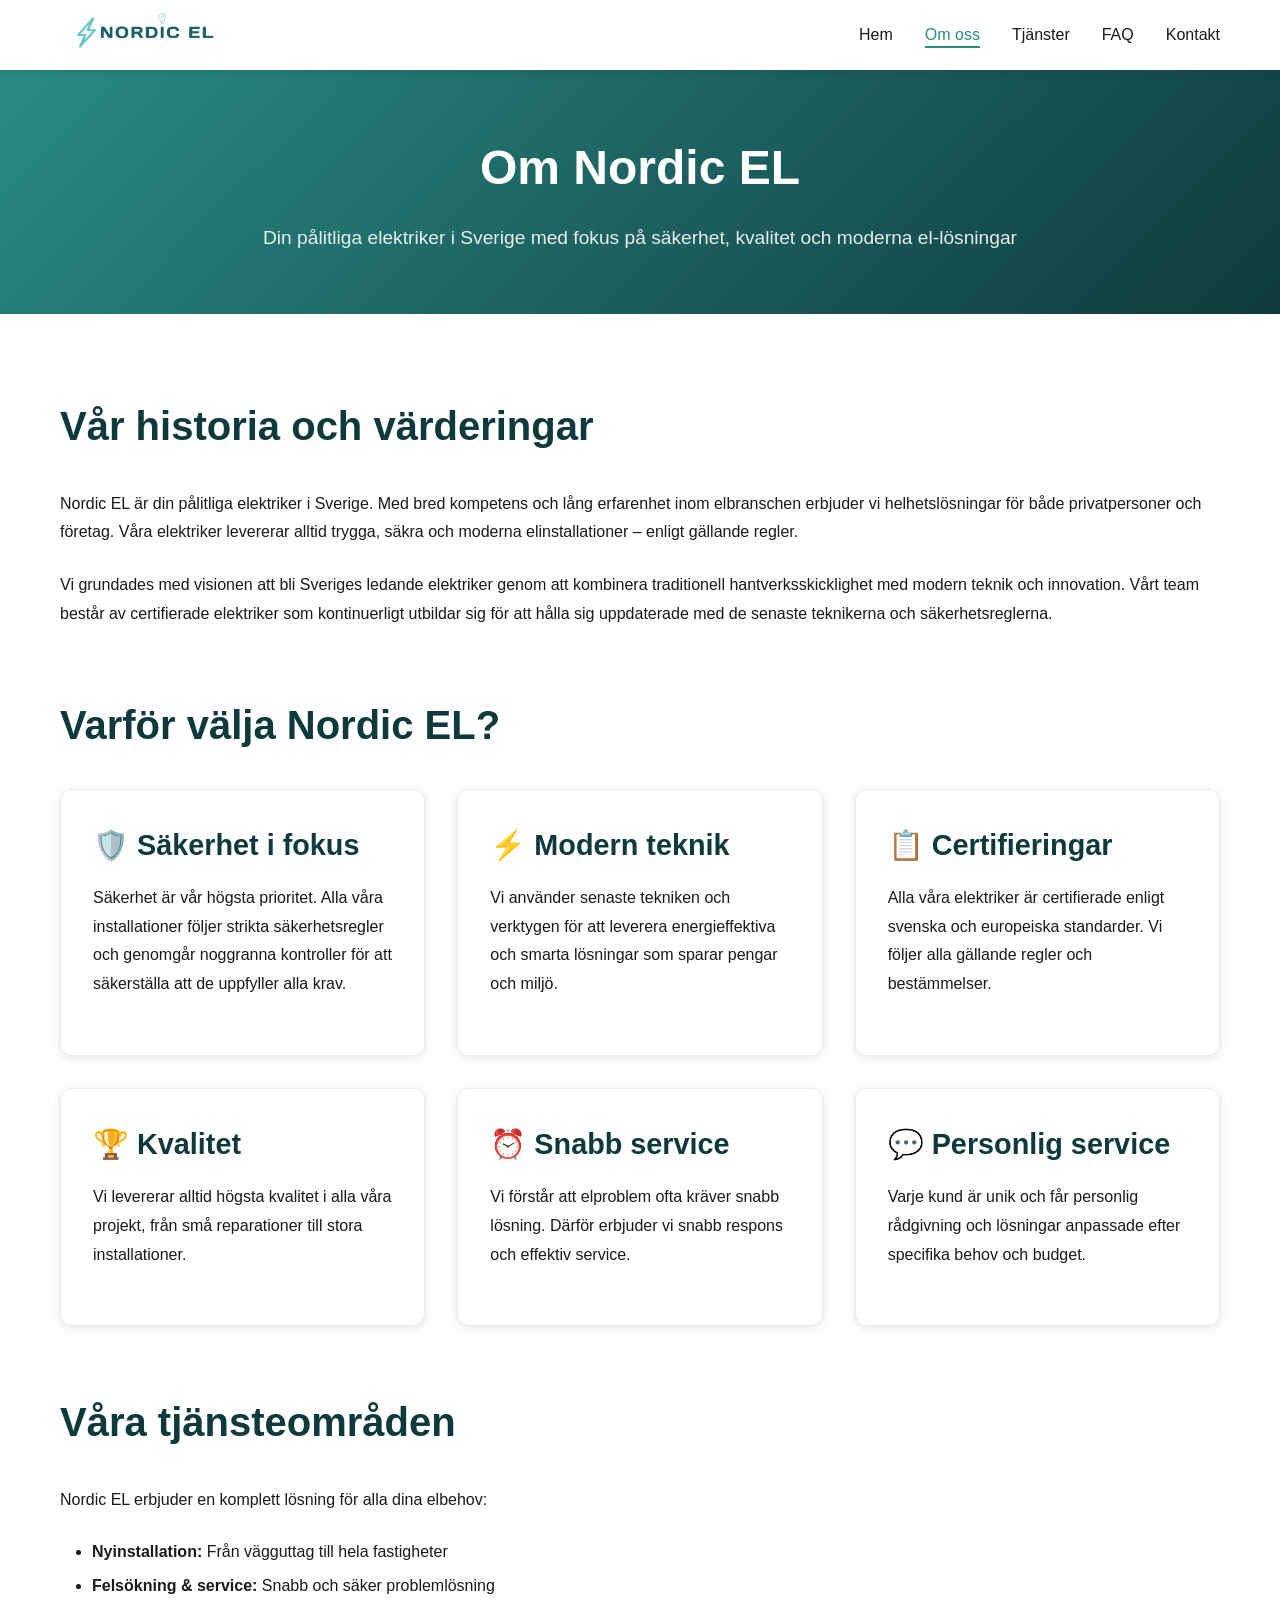
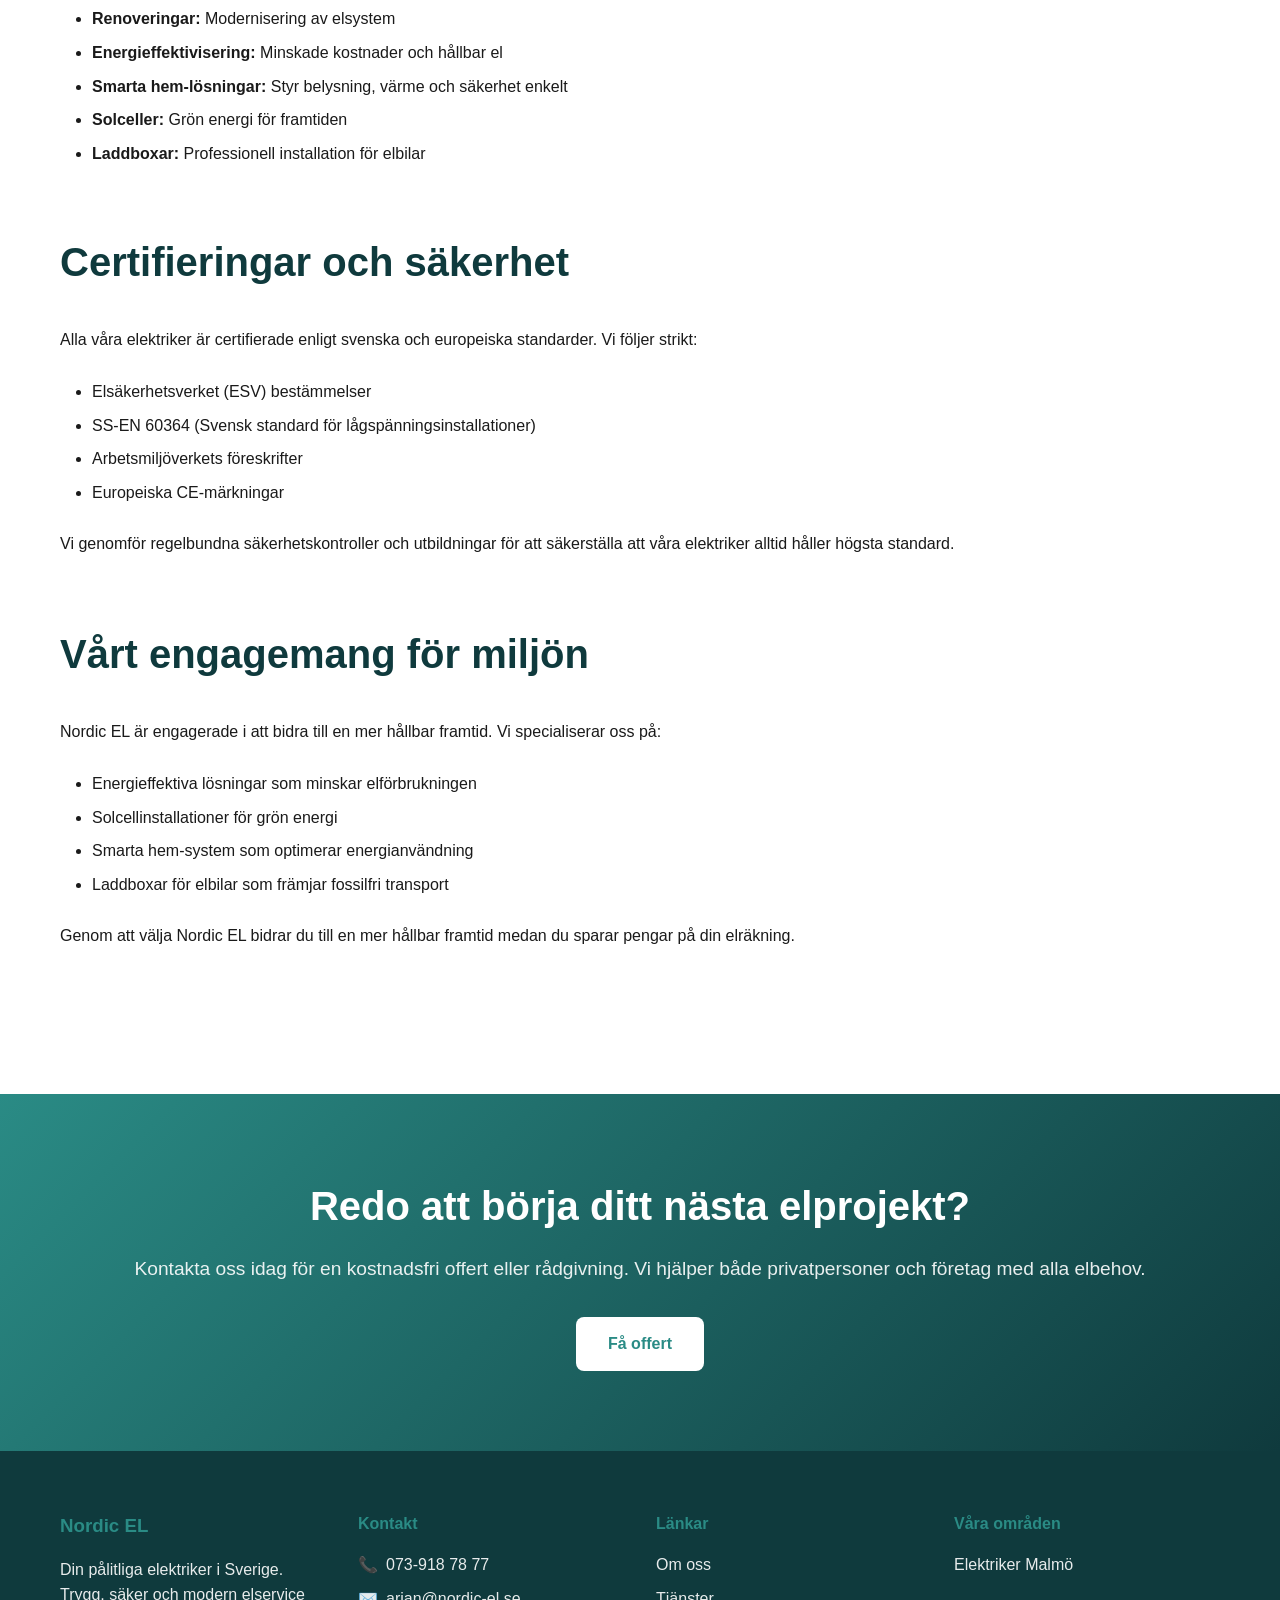
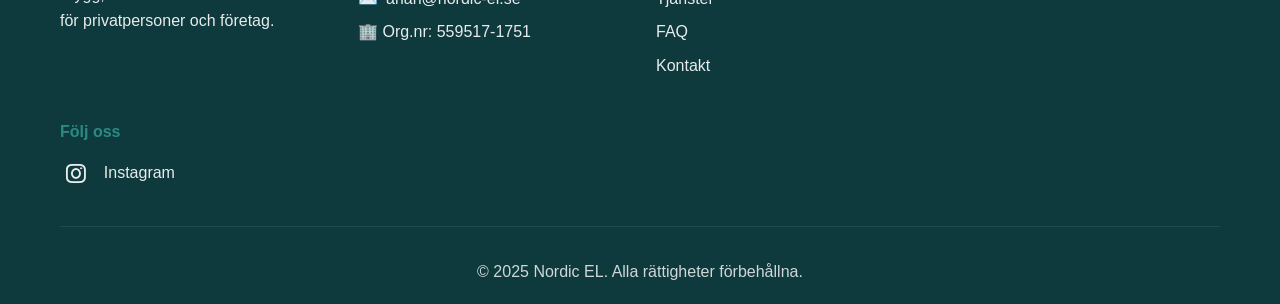
<file: om-oss.html>
<!DOCTYPE html>
<html lang="sv">
<head>
    <meta charset="UTF-8">
    <link rel="icon" type="image/png" href="assets/images/nordic-el-logo-1200.png">
    <meta name="viewport" content="width=device-width, initial-scale=1.0">
    <title>Om Nordic EL - Din pålitliga elektriker i Sverige | Certifierad elservice</title>
    <meta name="description" content="Läs mer om Nordic EL - din pålitliga elektriker i Sverige. Med bred kompetens och lång erfarenhet inom elbranschen erbjuder vi trygga, säkra och moderna elinstallationer.">
    <meta name="keywords" content="elektriker Sverige, om Nordic EL, certifierad elektriker, elbranschen, erfarenhet, kompetens">
    <meta name="author" content="Nordic EL">
    
    <!-- Open Graph / Facebook -->
    <meta property="og:type" content="website">
    <meta property="og:url" content="https://nordicel.se/om-oss.html">
    <meta property="og:title" content="Om Nordic EL - Din pålitliga elektriker i Sverige">
    <meta property="og:description" content="Med bred kompetens och lång erfarenhet inom elbranschen erbjuder vi trygga, säkra och moderna elinstallationer.">
    <meta property="og:image" content="https://nordicel.se/assets/images/og-image.jpg">

    <!-- Twitter -->
    <meta property="twitter:card" content="summary_large_image">
    <meta property="twitter:url" content="https://nordicel.se/om-oss.html">
    <meta property="twitter:title" content="Om Nordic EL - Din pålitliga elektriker i Sverige">
    <meta property="twitter:description" content="Med bred kompetens och lång erfarenhet inom elbranschen erbjuder vi trygga, säkra och moderna elinstallationer.">
    <meta property="twitter:image" content="https://nordicel.se/assets/images/og-image.jpg">

    <!-- Structured Data -->
    <script type="application/ld+json">
    {
        "@context": "https://schema.org",
        "@type": "AboutPage",
        "mainEntity": {
            "@type": "ElectricalContractor",
            "name": "Nordic EL",
            "description": "Nordic EL är din pålitliga elektriker i Sverige. Med bred kompetens och lång erfarenhet inom elbranschen erbjuder vi helhetslösningar för både privatpersoner och företag.",
            "url": "https://nordicel.se",
            "telephone": "073-918 78 77",
            "email": "arian@nordic-el.se",
            "address": {
                "@type": "PostalAddress",
                "addressCountry": "SE"
            },
            "foundingDate": "2024",
            "hasCredential": [
                {
                    "@type": "EducationalOccupationalCredential",
                    "credentialCategory": "certification",
                    "name": "Certifierad elektriker"
                }
            ]
        }
    }
    </script>

    <link rel="stylesheet" href="styles.css">
    <link rel="preconnect" href="https://fonts.googleapis.com">
    <link rel="preconnect" href="https://fonts.gstatic.com" crossorigin>
    <link href="https://fonts.googleapis.com/css2?family=Inter:wght@300;400;500;600;700&display=swap" rel="stylesheet">
    <link rel="stylesheet" href="https://cdnjs.cloudflare.com/ajax/libs/font-awesome/6.4.0/css/all.min.css">
</head>
<body>
    <!-- Navigation -->
    <nav class="navbar">
        <div class="nav-container">
            <div class="nav-logo">
                <a href="index.html" style="text-decoration: none;">
                    <img src="assets/images/nordicel-logo.png" alt="Nordic EL Logo" class="logo-img">
                </a>
            </div>
            <ul class="nav-menu">
                <li class="nav-item">
                    <a href="index.html" class="nav-link">Hem</a>
                </li>
                <li class="nav-item">
                    <a href="om-oss.html" class="nav-link active">Om oss</a>
                </li>
                <li class="nav-item">
                    <a href="tjanster.html" class="nav-link">Tjänster</a>
                </li>
                <li class="nav-item">
                    <a href="faq.html" class="nav-link">FAQ</a>
                </li>
                <li class="nav-item">
                    <a href="kontakt.html" class="nav-link">Kontakt</a>
                </li>
            </ul>
            <div class="hamburger">
                <span class="bar"></span>
                <span class="bar"></span>
                <span class="bar"></span>
            </div>
        </div>
    </nav>

    <!-- Page Header -->
    <section class="page-header">
        <div class="container">
            <h1>Om Nordic EL</h1>
            <p>Din pålitliga elektriker i Sverige med fokus på säkerhet, kvalitet och moderna el-lösningar</p>
        </div>
    </section>

    <!-- About Content -->
    <section class="page-content">
        <div class="container">
            <div class="content-section">
                <h2>Vår historia och värderingar</h2>
                <p>Nordic EL är din pålitliga elektriker i Sverige. Med bred kompetens och lång erfarenhet inom elbranschen erbjuder vi helhetslösningar för både privatpersoner och företag. Våra elektriker levererar alltid trygga, säkra och moderna elinstallationer – enligt gällande regler.</p>
                
                <p>Vi grundades med visionen att bli Sveriges ledande elektriker genom att kombinera traditionell hantverksskicklighet med modern teknik och innovation. Vårt team består av certifierade elektriker som kontinuerligt utbildar sig för att hålla sig uppdaterade med de senaste teknikerna och säkerhetsreglerna.</p>
            </div>

            <div class="content-section">
                <h2>Varför välja Nordic EL?</h2>
                <div class="why-grid">
                    <div class="why-item">
                        <h3>🛡️ Säkerhet i fokus</h3>
                        <p>Säkerhet är vår högsta prioritet. Alla våra installationer följer strikta säkerhetsregler och genomgår noggranna kontroller för att säkerställa att de uppfyller alla krav.</p>
                    </div>
                    <div class="why-item">
                        <h3>⚡ Modern teknik</h3>
                        <p>Vi använder senaste tekniken och verktygen för att leverera energieffektiva och smarta lösningar som sparar pengar och miljö.</p>
                    </div>
                    <div class="why-item">
                        <h3>📋 Certifieringar</h3>
                        <p>Alla våra elektriker är certifierade enligt svenska och europeiska standarder. Vi följer alla gällande regler och bestämmelser.</p>
                    </div>
                    <div class="why-item">
                        <h3>🏆 Kvalitet</h3>
                        <p>Vi levererar alltid högsta kvalitet i alla våra projekt, från små reparationer till stora installationer.</p>
                    </div>
                    <div class="why-item">
                        <h3>⏰ Snabb service</h3>
                        <p>Vi förstår att elproblem ofta kräver snabb lösning. Därför erbjuder vi snabb respons och effektiv service.</p>
                    </div>
                    <div class="why-item">
                        <h3>💬 Personlig service</h3>
                        <p>Varje kund är unik och får personlig rådgivning och lösningar anpassade efter specifika behov och budget.</p>
                    </div>
                </div>
            </div>

            <div class="content-section">
                <h2>Våra tjänsteområden</h2>
                <p>Nordic EL erbjuder en komplett lösning för alla dina elbehov:</p>
                <ul>
                    <li><strong>Nyinstallation:</strong> Från vägguttag till hela fastigheter</li>
                    <li><strong>Felsökning & service:</strong> Snabb och säker problemlösning</li>
                    <li><strong>Renoveringar:</strong> Modernisering av elsystem</li>
                    <li><strong>Energieffektivisering:</strong> Minskade kostnader och hållbar el</li>
                    <li><strong>Smarta hem-lösningar:</strong> Styr belysning, värme och säkerhet enkelt</li>
                    <li><strong>Solceller:</strong> Grön energi för framtiden</li>
                    <li><strong>Laddboxar:</strong> Professionell installation för elbilar</li>
                </ul>
            </div>

            <div class="content-section">
                <h2>Certifieringar och säkerhet</h2>
                <p>Alla våra elektriker är certifierade enligt svenska och europeiska standarder. Vi följer strikt:</p>
                <ul>
                    <li>Elsäkerhetsverket (ESV) bestämmelser</li>
                    <li>SS-EN 60364 (Svensk standard för lågspänningsinstallationer)</li>
                    <li>Arbetsmiljöverkets föreskrifter</li>
                    <li>Europeiska CE-märkningar</li>
                </ul>
                <p>Vi genomför regelbundna säkerhetskontroller och utbildningar för att säkerställa att våra elektriker alltid håller högsta standard.</p>
            </div>

            <div class="content-section">
                <h2>Vårt engagemang för miljön</h2>
                <p>Nordic EL är engagerade i att bidra till en mer hållbar framtid. Vi specialiserar oss på:</p>
                <ul>
                    <li>Energieffektiva lösningar som minskar elförbrukningen</li>
                    <li>Solcellinstallationer för grön energi</li>
                    <li>Smarta hem-system som optimerar energianvändning</li>
                    <li>Laddboxar för elbilar som främjar fossilfri transport</li>
                </ul>
                <p>Genom att välja Nordic EL bidrar du till en mer hållbar framtid medan du sparar pengar på din elräkning.</p>
            </div>
        </div>
    </section>

    <!-- CTA Section -->
    <section class="cta-section">
        <div class="container">
            <div class="cta-content">
                <h2>Redo att börja ditt nästa elprojekt?</h2>
                <p>Kontakta oss idag för en kostnadsfri offert eller rådgivning. Vi hjälper både privatpersoner och företag med alla elbehov.</p>
                <a href="kontakt.html" class="btn btn-primary">Få offert</a>
            </div>
        </div>
    </section>

    <!-- Footer -->
    <footer class="footer">
        <div class="container">
            <div class="footer-content">
                <div class="footer-section">
                    <h3>Nordic EL</h3>
                    <p>Din pålitliga elektriker i Sverige. Trygg, säker och modern elservice för privatpersoner och företag.</p>
                </div>
                <div class="footer-section">
                    <h4>Kontakt</h4>
                    <p>📞<a href="tel:+46739187877">073-918 78 77</a></p>
                    <p>✉️<a href="mailto:arian@nordic-el.se">arian@nordic-el.se</a></p>
                    <p>🏢 Org.nr: 559517-1751</p>
                </div>
                <div class="footer-section">
                    <h4>Länkar</h4>
                    <ul>
                        <li><a href="om-oss.html">Om oss</a></li>
                        <li><a href="tjanster.html">Tjänster</a></li>
                        <li><a href="faq.html">FAQ</a></li>
                        <li><a href="kontakt.html">Kontakt</a></li>
                    </ul>
                </div>
                <div class="footer-section">
                    <h4>Våra områden</h4>
                    <ul>
                        <li><a href="elektriker-malmo.html">Elektriker Malmö</a></li>
                    </ul>
                </div>
                <div class="footer-section">
                    <h4>Följ oss</h4>
                    <p><a href="https://www.instagram.com/nordic.elab/?igsh=OWh2cWo1cjV1Mnhp#" target="_blank" rel="noopener noreferrer"><i class="fa-brands fa-instagram"></i> Instagram</a></p>
                </div>
            </div>
            <div class="footer-bottom">
                <p>&copy; 2025 Nordic EL. Alla rättigheter förbehållna.</p>
            </div>
        </div>
    </footer>

    <script src="script.js"></script>
    <script>
        // Prevent FOUC by adding CSS loaded class
        document.addEventListener('DOMContentLoaded', function() {
            document.body.classList.add('css-loaded');
            const navbar = document.querySelector('.navbar');
            if (navbar) navbar.style.opacity = '1';
        });
    </script>
</body>
</html>
</file>
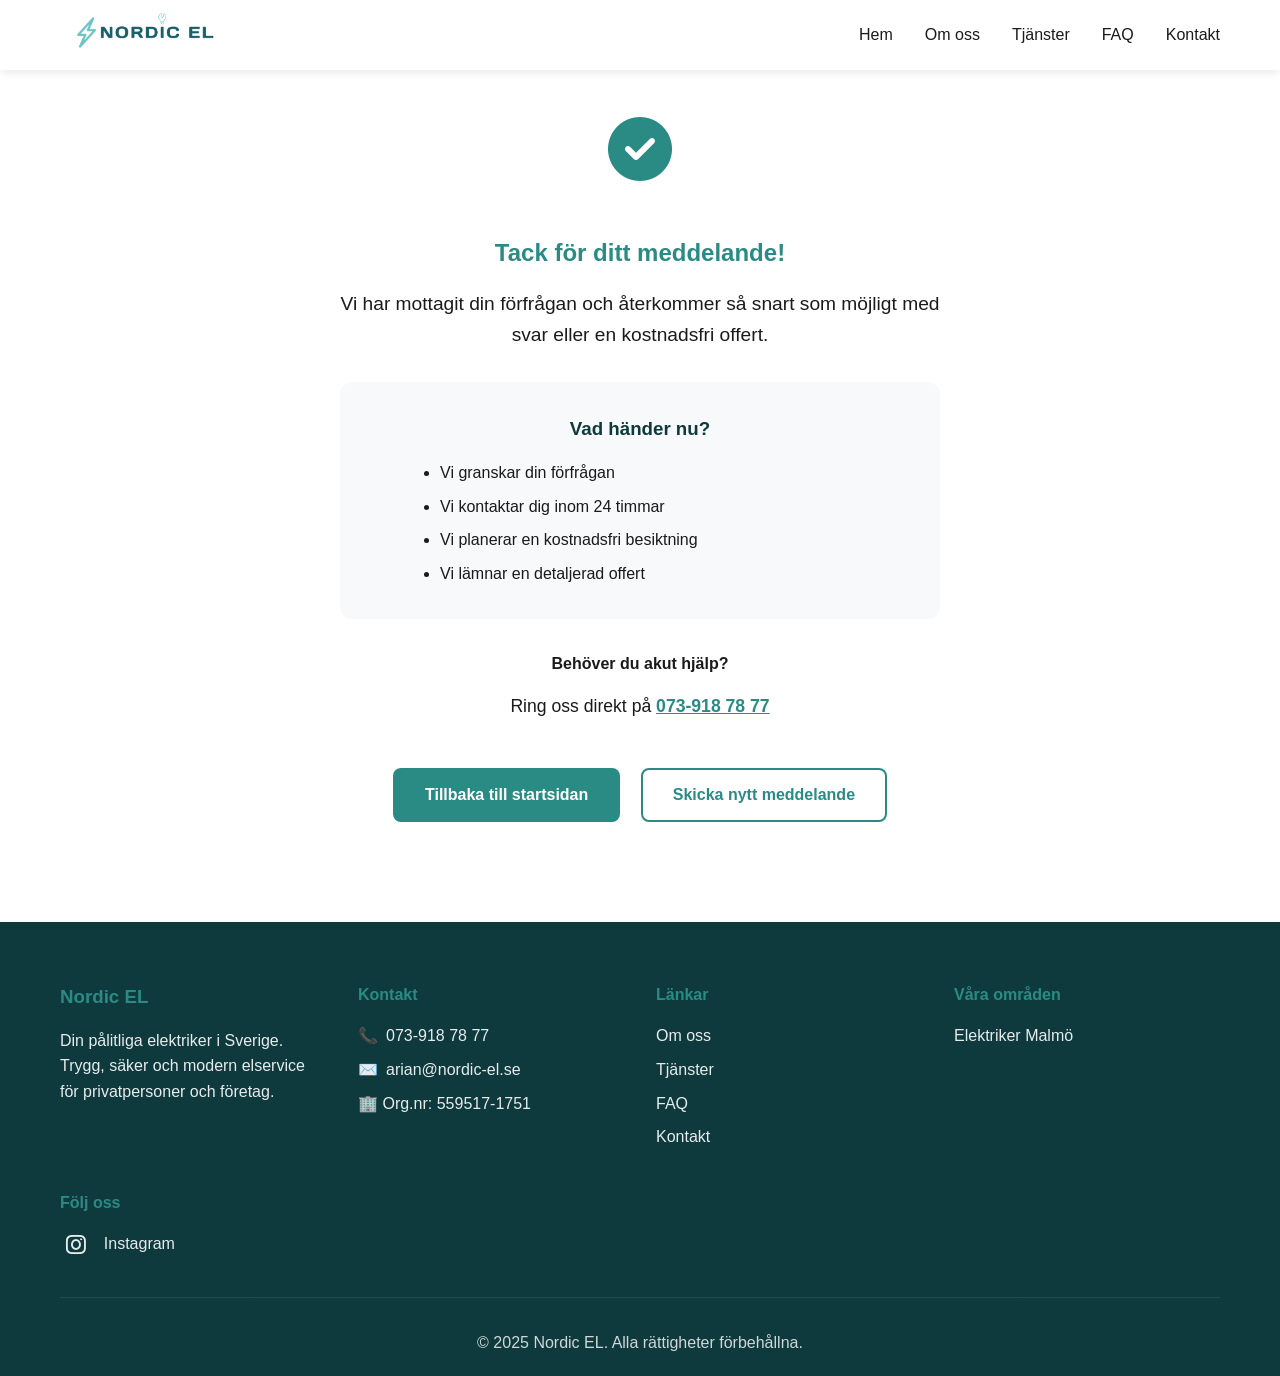
<file: tack.html>
<!DOCTYPE html>
<html lang="sv">
<head>
    <meta charset="UTF-8">
    <link rel="icon" type="image/png" href="assets/images/favicon-logo.png">
    <link rel="apple-touch-icon" href="assets/images/favicon-logo.png">
    <link rel="shortcut icon" href="assets/images/favicon-logo.png">
    <meta name="viewport" content="width=device-width, initial-scale=1.0">
    <title>Tack för ditt meddelande - Nordic EL</title>
    <meta name="description" content="Tack för att du kontaktade Nordic EL. Vi återkommer så snart som möjligt med svar på din förfrågan.">
    <meta name="robots" content="noindex, nofollow">
    
    <link rel="stylesheet" href="styles.css">
    <link rel="preconnect" href="https://fonts.googleapis.com">
    <link rel="preconnect" href="https://fonts.gstatic.com" crossorigin>
    <link href="https://fonts.googleapis.com/css2?family=Inter:wght@300;400;500;600;700&display=swap" rel="stylesheet">
    <link rel="stylesheet" href="https://cdnjs.cloudflare.com/ajax/libs/font-awesome/6.4.0/css/all.min.css">
</head>
<body>
    <!-- Navigation -->
    <nav class="navbar">
        <div class="nav-container">
            <div class="nav-logo">
                <a href="index.html" style="text-decoration: none;">
                    <img src="assets/images/nordicel-logo.png" alt="Nordic EL Logo" class="logo-img">
                </a>
            </div>
            <ul class="nav-menu">
                <li class="nav-item">
                    <a href="index.html" class="nav-link">Hem</a>
                </li>
                <li class="nav-item">
                    <a href="om-oss.html" class="nav-link">Om oss</a>
                </li>
                <li class="nav-item">
                    <a href="tjanster.html" class="nav-link">Tjänster</a>
                </li>
                <li class="nav-item">
                    <a href="faq.html" class="nav-link">FAQ</a>
                </li>
                <li class="nav-item">
                    <a href="kontakt.html" class="nav-link">Kontakt</a>
                </li>
            </ul>
            <div class="hamburger">
                <span class="bar"></span>
                <span class="bar"></span>
                <span class="bar"></span>
            </div>
        </div>
    </nav>

    <!-- Thank You Content -->
    <section class="page-content" style="padding: 100px 0; text-align: center;">
        <div class="container">
            <div style="max-width: 600px; margin: 0 auto;">
                <div style="font-size: 4rem; color: var(--primary-color); margin-bottom: 2rem;">
                    <i class="fas fa-check-circle"></i>
                </div>
                
                <h1 style="color: var(--primary-color); margin-bottom: 1rem;">Tack för ditt meddelande!</h1>
                
                <p style="font-size: 1.2rem; margin-bottom: 2rem; color: var(--text-color);">
                    Vi har mottagit din förfrågan och återkommer så snart som möjligt med svar eller en kostnadsfri offert.
                </p>
                
                <div style="background: #f8f9fa; padding: 2rem; border-radius: 12px; margin: 2rem 0;">
                    <h3 style="color: var(--secondary-color); margin-bottom: 1rem;">Vad händer nu?</h3>
                    <ul style="text-align: left; max-width: 400px; margin: 0 auto;">
                        <li style="margin-bottom: 0.5rem;">Vi granskar din förfrågan</li>
                        <li style="margin-bottom: 0.5rem;">Vi kontaktar dig inom 24 timmar</li>
                        <li style="margin-bottom: 0.5rem;">Vi planerar en kostnadsfri besiktning</li>
                        <li>Vi lämnar en detaljerad offert</li>
                    </ul>
                </div>
                
                <div style="margin: 2rem 0;">
                    <p style="margin-bottom: 1rem;"><strong>Behöver du akut hjälp?</strong></p>
                    <p style="font-size: 1.1rem;">
                        Ring oss direkt på <a href="tel:0739187877" style="color: var(--primary-color); font-weight: 600;">073-918 78 77</a>
                    </p>
                </div>
                
                <div style="margin-top: 3rem;">
                    <a href="index.html" class="btn btn-primary" style="margin-right: 1rem;">Tillbaka till startsidan</a>
                    <a href="kontakt.html" class="btn btn-secondary">Skicka nytt meddelande</a>
                </div>
            </div>
        </div>
    </section>

    <!-- Footer -->
    <footer class="footer">
        <div class="container">
            <div class="footer-content">
                <div class="footer-section">
                    <h3>Nordic EL</h3>
                    <p>Din pålitliga elektriker i Sverige. Trygg, säker och modern elservice för privatpersoner och företag.</p>
                </div>
                <div class="footer-section">
                    <h4>Kontakt</h4>
                    <p>📞<a href="tel:+46739187877">073-918 78 77</a></p>
                    <p>✉️<a href="mailto:arian@nordic-el.se">arian@nordic-el.se</a></p>
                    <p>🏢 Org.nr: 559517-1751</p>
                </div>
                <div class="footer-section">
                    <h4>Länkar</h4>
                    <ul>
                        <li><a href="om-oss.html">Om oss</a></li>
                        <li><a href="tjanster.html">Tjänster</a></li>
                        <li><a href="faq.html">FAQ</a></li>
                        <li><a href="kontakt.html">Kontakt</a></li>
                    </ul>
                </div>
                <div class="footer-section">
                    <h4>Våra områden</h4>
                    <ul>
                        <li><a href="elektriker-malmo.html">Elektriker Malmö</a></li>
                    </ul>
                </div>
                <div class="footer-section">
                    <h4>Följ oss</h4>
                    <p><a href="https://www.instagram.com/nordic.elab/?igsh=OWh2cWo1cjV1Mnhp#" target="_blank" rel="noopener noreferrer"><i class="fa-brands fa-instagram"></i> Instagram</a></p>
                </div>
            </div>
            <div class="footer-bottom">
                <p>&copy; 2025 Nordic EL. Alla rättigheter förbehållna.</p>
            </div>
        </div>
    </footer>

    <script src="script.js"></script>
    <script>
        // Prevent FOUC by adding CSS loaded class
        document.addEventListener('DOMContentLoaded', function() {
            document.body.classList.add('css-loaded');
            const navbar = document.querySelector('.navbar');
            if (navbar) navbar.style.opacity = '1';
        });
    </script>
</body>
</html>
</file>
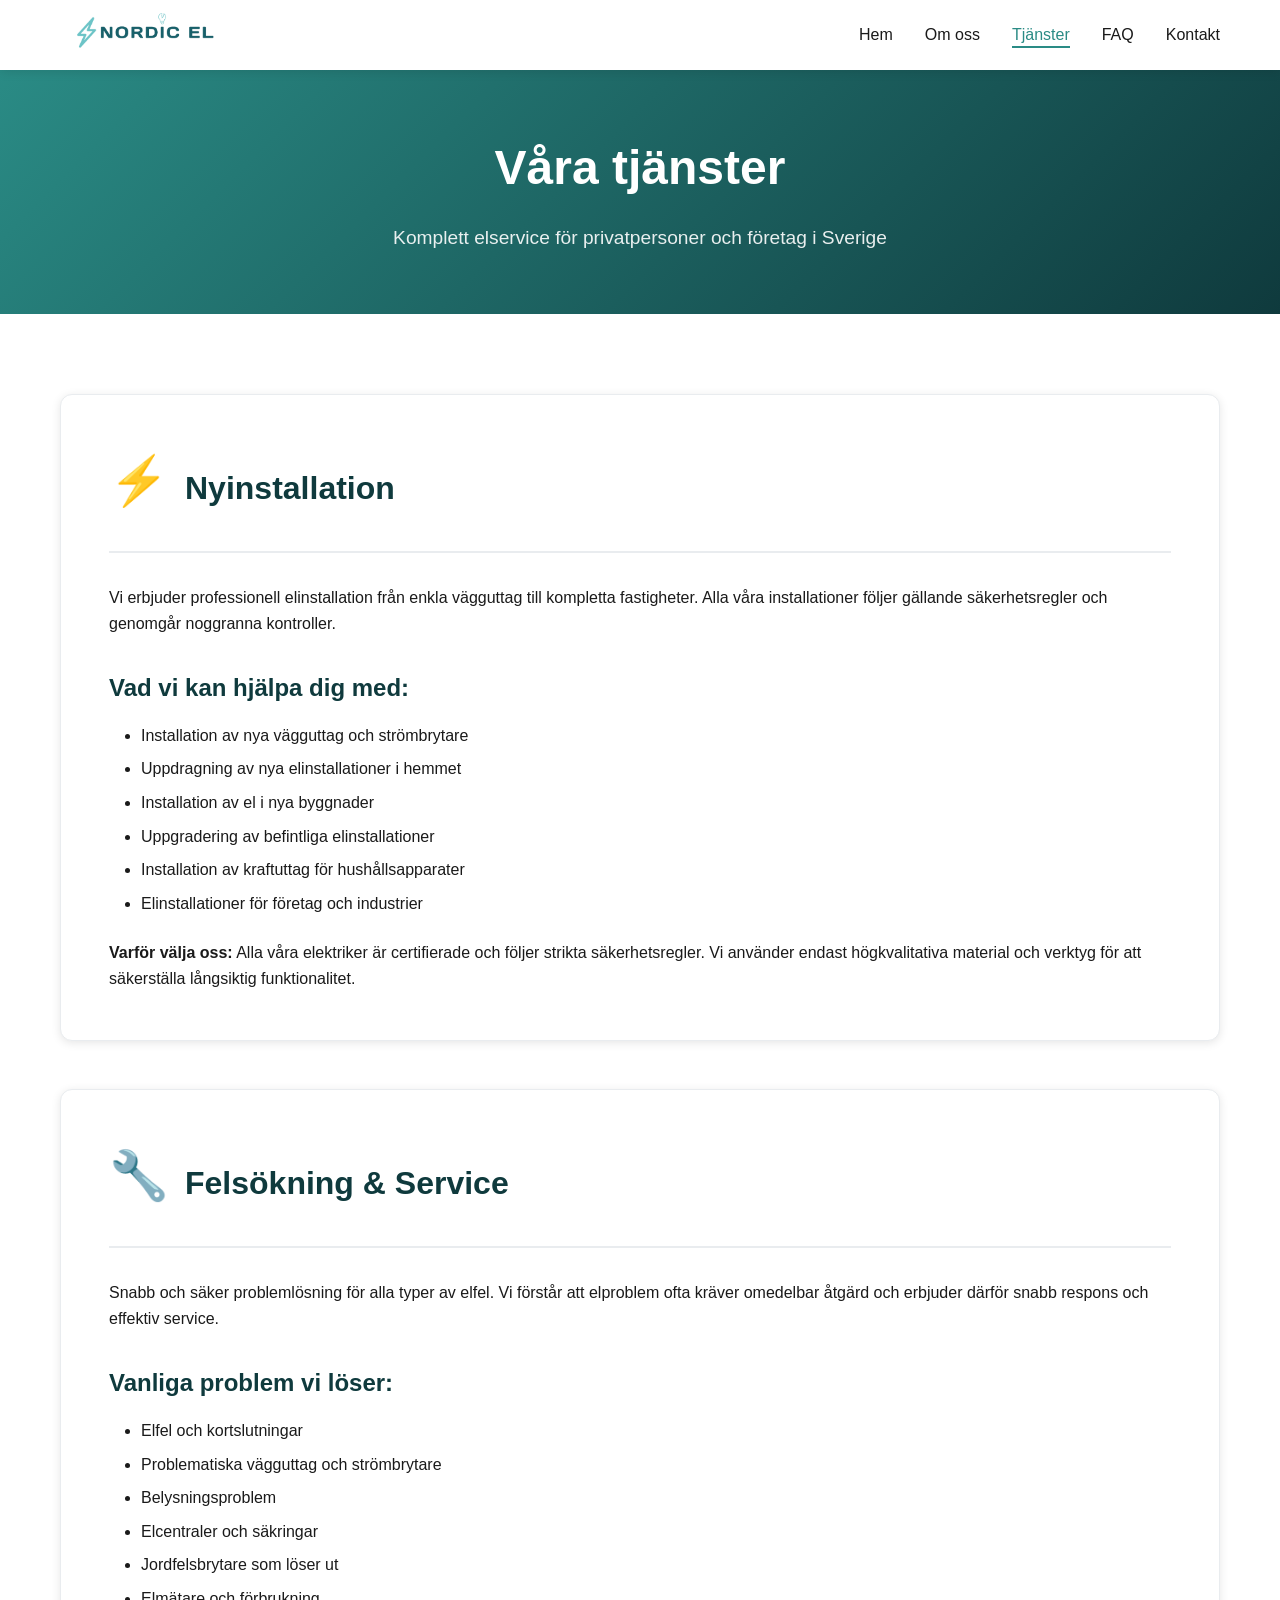
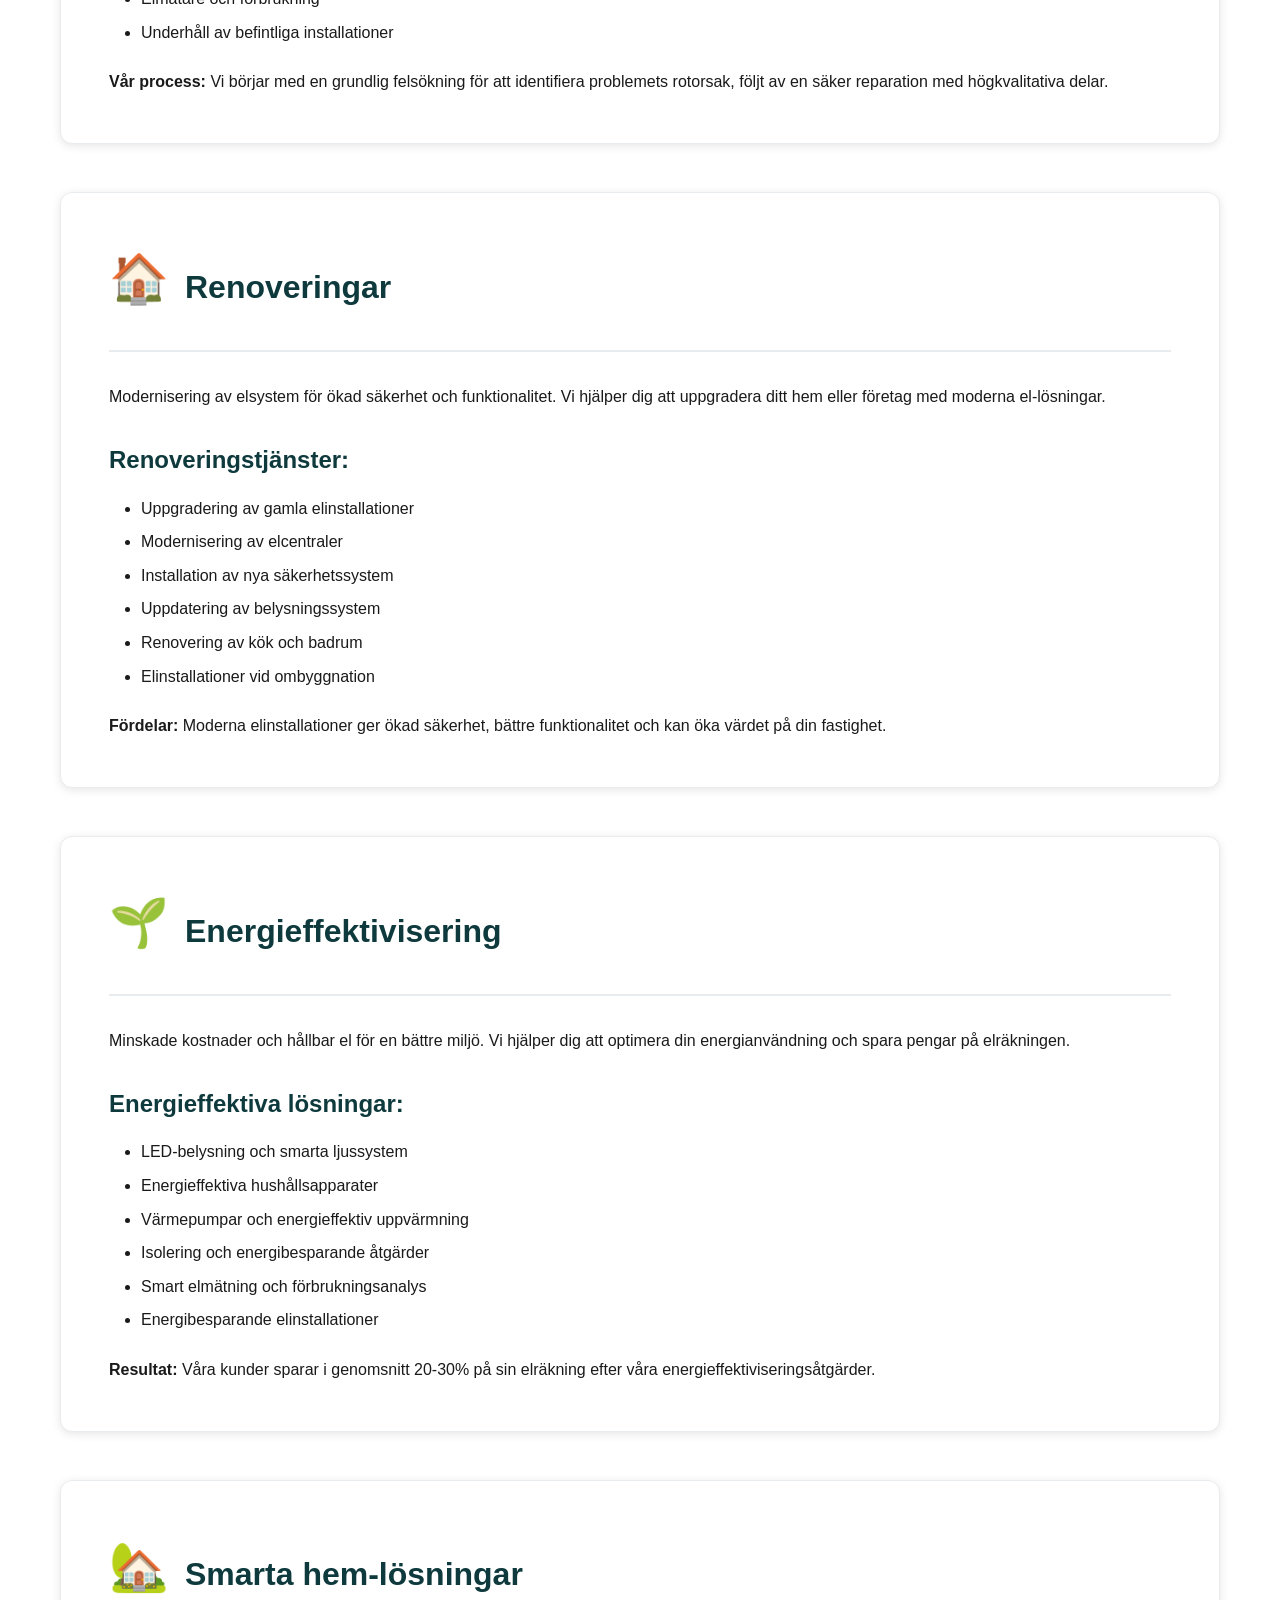
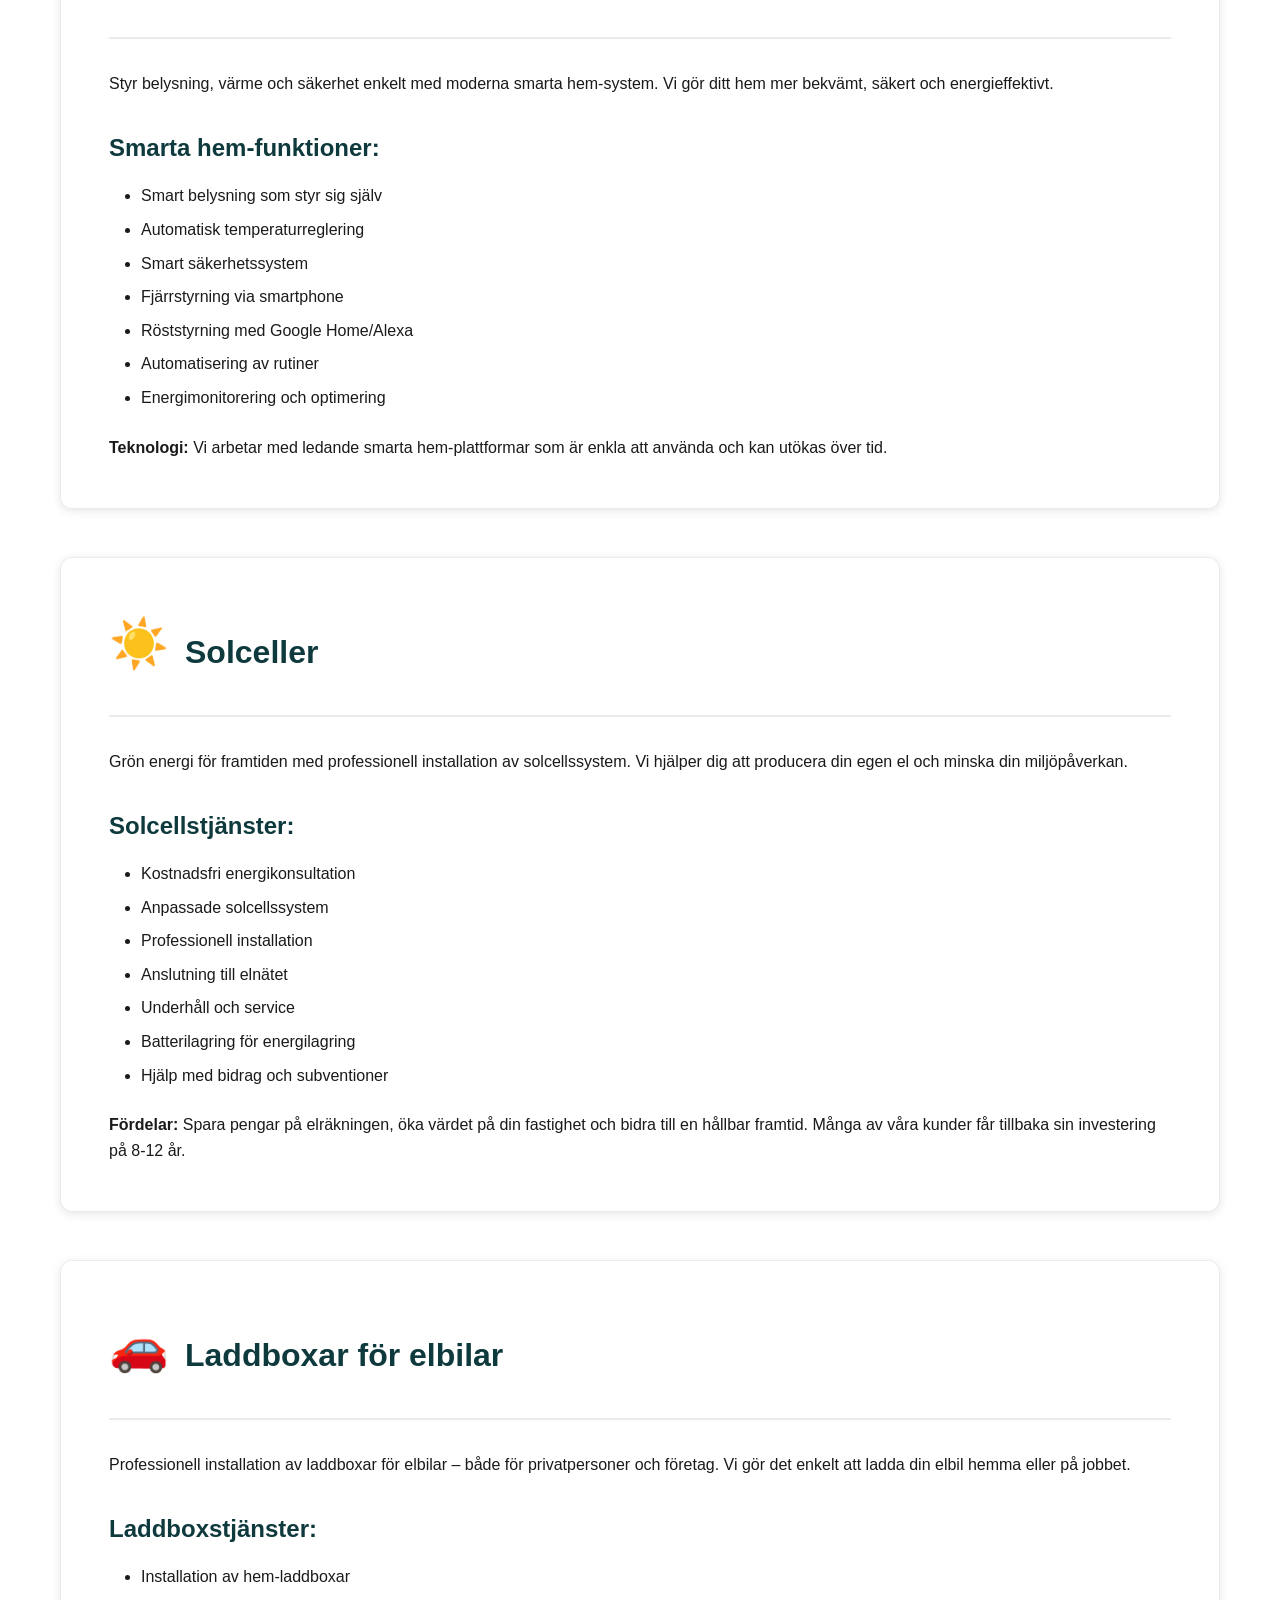
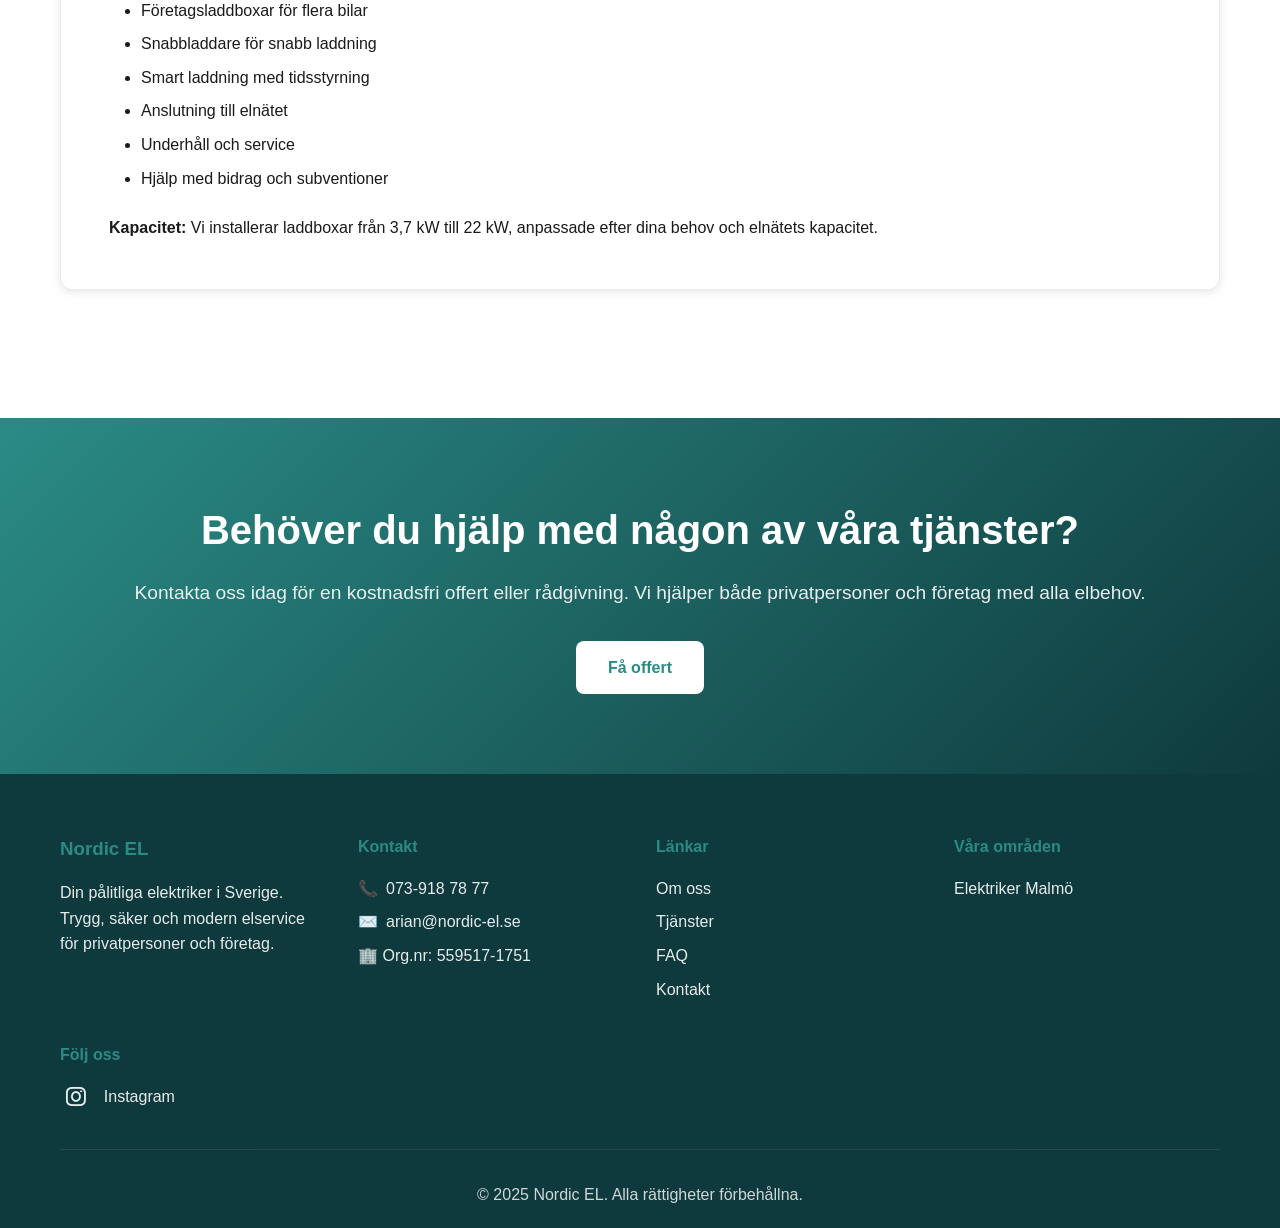
<file: tjanster.html>
<!DOCTYPE html>
<html lang="sv">
<head>
    <meta charset="UTF-8">
    <link rel="icon" type="image/png" href="assets/images/favicon-logo.png">
    <link rel="apple-touch-icon" href="assets/images/favicon-logo.png">
    <link rel="shortcut icon" href="assets/images/favicon-logo.png">
    <meta name="indexed">
    <meta name="viewport" content="width=device-width, initial-scale=1.0">
    <title>Tjänster - Nordic EL | Elinstallation, Solceller, Laddboxar & Smarta Hem</title>
    <meta name="description" content="Nordic EL erbjuder komplett elservice: nyinstallation, felsökning, solceller, laddboxar, smarta hem och energieffektivisering. Professionell elektriker i Sverige.">
    <meta name="keywords" content="elinstallation Sverige, solceller, laddbox, smarta hem, energieffektivisering, felsökning el, elektriker tjänster">
    <meta name="author" content="Nordic EL">
    
    <!-- Open Graph / Facebook -->
    <meta property="og:type" content="website">
    <meta property="og:url" content="https://nordicel.se/tjanster.html">
    <meta property="og:title" content="Tjänster - Nordic EL | Elinstallation, Solceller, Laddboxar & Smarta Hem">
    <meta property="og:description" content="Komplett elservice: nyinstallation, felsökning, solceller, laddboxar, smarta hem och energieffektivisering. Professionell elektriker i Sverige.">
    <meta property="og:image" content="https://nordicel.se/assets/images/og-image.jpg">

    <!-- Twitter -->
    <meta property="twitter:card" content="summary_large_image">
    <meta property="twitter:url" content="https://nordicel.se/tjanster.html">
    <meta property="twitter:title" content="Tjänster - Nordic EL | Elinstallation, Solceller, Laddboxar & Smarta Hem">
    <meta property="twitter:description" content="Komplett elservice: nyinstallation, felsökning, solceller, laddboxar, smarta hem och energieffektivisering. Professionell elektriker i Sverige.">
    <meta property="twitter:image" content="https://nordicel.se/assets/images/og-image.jpg">

    <!-- Structured Data -->
    <script type="application/ld+json">
    {
        "@context": "https://schema.org",
        "@type": "Service",
        "name": "Elservice",
        "description": "Komplett elservice för privatpersoner och företag i Sverige",
        "provider": {
            "@type": "ElectricalContractor",
            "name": "Nordic EL",
            "telephone": "073-918 78 77",
            "email": "arian@nordic-el.se"
        },
        "hasOfferCatalog": {
            "@type": "OfferCatalog",
            "name": "Elservice",
            "itemListElement": [
                {
                    "@type": "Offer",
                    "itemOffered": {
                        "@type": "Service",
                        "name": "Nyinstallation",
                        "description": "Professionell elinstallation från vägguttag till hela fastigheter"
                    }
                },
                {
                    "@type": "Offer",
                    "itemOffered": {
                        "@type": "Service",
                        "name": "Felsökning & service",
                        "description": "Snabb och säker problemlösning för alla typer av elfel"
                    }
                },
                {
                    "@type": "Offer",
                    "itemOffered": {
                        "@type": "Service",
                        "name": "Solceller",
                        "description": "Grön energi för framtiden med professionell installation"
                    }
                },
                {
                    "@type": "Offer",
                    "itemOffered": {
                        "@type": "Service",
                        "name": "Laddboxar",
                        "description": "Professionell installation för elbilar"
                    }
                },
                {
                    "@type": "Offer",
                    "itemOffered": {
                        "@type": "Service",
                        "name": "Smarta hem",
                        "description": "Styr belysning, värme och säkerhet enkelt"
                    }
                }
            ]
        }
    }
    </script>

    <link rel="stylesheet" href="styles.css">
    <link rel="preconnect" href="https://fonts.googleapis.com">
    <link rel="preconnect" href="https://fonts.gstatic.com" crossorigin>
    <link href="https://fonts.googleapis.com/css2?family=Inter:wght@300;400;500;600;700&display=swap" rel="stylesheet">
    <link rel="stylesheet" href="https://cdnjs.cloudflare.com/ajax/libs/font-awesome/6.4.0/css/all.min.css">
</head>
<body>
    <!-- Navigation -->
    <nav class="navbar">
        <div class="nav-container">
            <div class="nav-logo">
                <a href="index.html" style="text-decoration: none;">
                    <img src="assets/images/nordicel-logo.png" alt="Nordic EL Logo" class="logo-img">
                </a>
            </div>
            <ul class="nav-menu">
                <li class="nav-item">
                    <a href="index.html" class="nav-link">Hem</a>
                </li>
                <li class="nav-item">
                    <a href="om-oss.html" class="nav-link">Om oss</a>
                </li>
                <li class="nav-item">
                    <a href="tjanster.html" class="nav-link active">Tjänster</a>
                </li>
                <li class="nav-item">
                    <a href="faq.html" class="nav-link">FAQ</a>
                </li>
                <li class="nav-item">
                    <a href="kontakt.html" class="nav-link">Kontakt</a>
                </li>
            </ul>
            <div class="hamburger">
                <span class="bar"></span>
                <span class="bar"></span>
                <span class="bar"></span>
            </div>
        </div>
    </nav>

    <!-- Page Header -->
    <section class="page-header">
        <div class="container">
            <h1>Våra tjänster</h1>
            <p>Komplett elservice för privatpersoner och företag i Sverige</p>
        </div>
    </section>

    <!-- Services Content -->
    <section class="page-content">
        <div class="container">
            <!-- Nyinstallation -->
            <div class="service-detail" id="nyinstallation">
                <div class="service-header">
                    <div class="service-icon">⚡</div>
                    <h2>Nyinstallation</h2>
                </div>
                <div class="service-content">
                    <p>Vi erbjuder professionell elinstallation från enkla vägguttag till kompletta fastigheter. Alla våra installationer följer gällande säkerhetsregler och genomgår noggranna kontroller.</p>
                    
                    <h3>Vad vi kan hjälpa dig med:</h3>
                    <ul>
                        <li>Installation av nya vägguttag och strömbrytare</li>
                        <li>Uppdragning av nya elinstallationer i hemmet</li>
                        <li>Installation av el i nya byggnader</li>
                        <li>Uppgradering av befintliga elinstallationer</li>
                        <li>Installation av kraftuttag för hushållsapparater</li>
                        <li>Elinstallationer för företag och industrier</li>
                    </ul>
                    
                    <p><strong>Varför välja oss:</strong> Alla våra elektriker är certifierade och följer strikta säkerhetsregler. Vi använder endast högkvalitativa material och verktyg för att säkerställa långsiktig funktionalitet.</p>
                </div>
            </div>

            <!-- Felsökning & Service -->
            <div class="service-detail" id="felsokning">
                <div class="service-header">
                    <div class="service-icon">🔧</div>
                    <h2>Felsökning & Service</h2>
                </div>
                <div class="service-content">
                    <p>Snabb och säker problemlösning för alla typer av elfel. Vi förstår att elproblem ofta kräver omedelbar åtgärd och erbjuder därför snabb respons och effektiv service.</p>
                    
                    <h3>Vanliga problem vi löser:</h3>
                    <ul>
                        <li>Elfel och kortslutningar</li>
                        <li>Problematiska vägguttag och strömbrytare</li>
                        <li>Belysningsproblem</li>
                        <li>Elcentraler och säkringar</li>
                        <li>Jordfelsbrytare som löser ut</li>
                        <li>Elmätare och förbrukning</li>
                        <li>Underhåll av befintliga installationer</li>
                    </ul>
                    
                    <p><strong>Vår process:</strong> Vi börjar med en grundlig felsökning för att identifiera problemets rotorsak, följt av en säker reparation med högkvalitativa delar.</p>
                </div>
            </div>

            <!-- Renoveringar -->
            <div class="service-detail" id="renoveringar">
                <div class="service-header">
                    <div class="service-icon">🏠</div>
                    <h2>Renoveringar</h2>
                </div>
                <div class="service-content">
                    <p>Modernisering av elsystem för ökad säkerhet och funktionalitet. Vi hjälper dig att uppgradera ditt hem eller företag med moderna el-lösningar.</p>
                    
                    <h3>Renoveringstjänster:</h3>
                    <ul>
                        <li>Uppgradering av gamla elinstallationer</li>
                        <li>Modernisering av elcentraler</li>
                        <li>Installation av nya säkerhetssystem</li>
                        <li>Uppdatering av belysningssystem</li>
                        <li>Renovering av kök och badrum</li>
                        <li>Elinstallationer vid ombyggnation</li>
                    </ul>
                    
                    <p><strong>Fördelar:</strong> Moderna elinstallationer ger ökad säkerhet, bättre funktionalitet och kan öka värdet på din fastighet.</p>
                </div>
            </div>

            <!-- Energieffektivisering -->
            <div class="service-detail" id="energieffektivisering">
                <div class="service-header">
                    <div class="service-icon">🌱</div>
                    <h2>Energieffektivisering</h2>
                </div>
                <div class="service-content">
                    <p>Minskade kostnader och hållbar el för en bättre miljö. Vi hjälper dig att optimera din energianvändning och spara pengar på elräkningen.</p>
                    
                    <h3>Energieffektiva lösningar:</h3>
                    <ul>
                        <li>LED-belysning och smarta ljussystem</li>
                        <li>Energieffektiva hushållsapparater</li>
                        <li>Värmepumpar och energieffektiv uppvärmning</li>
                        <li>Isolering och energibesparande åtgärder</li>
                        <li>Smart elmätning och förbrukningsanalys</li>
                        <li>Energibesparande elinstallationer</li>
                    </ul>
                    
                    <p><strong>Resultat:</strong> Våra kunder sparar i genomsnitt 20-30% på sin elräkning efter våra energieffektiviseringsåtgärder.</p>
                </div>
            </div>

            <!-- Smarta Hem -->
            <div class="service-detail" id="smarta-hem">
                <div class="service-header">
                    <div class="service-icon">🏡</div>
                    <h2>Smarta hem-lösningar</h2>
                </div>
                <div class="service-content">
                    <p>Styr belysning, värme och säkerhet enkelt med moderna smarta hem-system. Vi gör ditt hem mer bekvämt, säkert och energieffektivt.</p>
                    
                    <h3>Smarta hem-funktioner:</h3>
                    <ul>
                        <li>Smart belysning som styr sig själv</li>
                        <li>Automatisk temperaturreglering</li>
                        <li>Smart säkerhetssystem</li>
                        <li>Fjärrstyrning via smartphone</li>
                        <li>Röststyrning med Google Home/Alexa</li>
                        <li>Automatisering av rutiner</li>
                        <li>Energimonitorering och optimering</li>
                    </ul>
                    
                    <p><strong>Teknologi:</strong> Vi arbetar med ledande smarta hem-plattformar som är enkla att använda och kan utökas över tid.</p>
                </div>
            </div>

            <!-- Solceller -->
            <div class="service-detail" id="solceller">
                <div class="service-header">
                    <div class="service-icon">☀️</div>
                    <h2>Solceller</h2>
                </div>
                <div class="service-content">
                    <p>Grön energi för framtiden med professionell installation av solcellssystem. Vi hjälper dig att producera din egen el och minska din miljöpåverkan.</p>
                    
                    <h3>Solcellstjänster:</h3>
                    <ul>
                        <li>Kostnadsfri energikonsultation</li>
                        <li>Anpassade solcellssystem</li>
                        <li>Professionell installation</li>
                        <li>Anslutning till elnätet</li>
                        <li>Underhåll och service</li>
                        <li>Batterilagring för energilagring</li>
                        <li>Hjälp med bidrag och subventioner</li>
                    </ul>
                    
                    <p><strong>Fördelar:</strong> Spara pengar på elräkningen, öka värdet på din fastighet och bidra till en hållbar framtid. Många av våra kunder får tillbaka sin investering på 8-12 år.</p>
                </div>
            </div>

            <!-- Laddboxar -->
            <div class="service-detail" id="laddboxar">
                <div class="service-header">
                    <div class="service-icon">🚗</div>
                    <h2>Laddboxar för elbilar</h2>
                </div>
                <div class="service-content">
                    <p>Professionell installation av laddboxar för elbilar – både för privatpersoner och företag. Vi gör det enkelt att ladda din elbil hemma eller på jobbet.</p>
                    
                    <h3>Laddboxstjänster:</h3>
                    <ul>
                        <li>Installation av hem-laddboxar</li>
                        <li>Företagsladdboxar för flera bilar</li>
                        <li>Snabbladdare för snabb laddning</li>
                        <li>Smart laddning med tidsstyrning</li>
                        <li>Anslutning till elnätet</li>
                        <li>Underhåll och service</li>
                        <li>Hjälp med bidrag och subventioner</li>
                    </ul>
                    
                    <p><strong>Kapacitet:</strong> Vi installerar laddboxar från 3,7 kW till 22 kW, anpassade efter dina behov och elnätets kapacitet.</p>
                </div>
            </div>
        </div>
    </section>

    <!-- CTA Section -->
    <section class="cta-section">
        <div class="container">
            <div class="cta-content">
                <h2>Behöver du hjälp med någon av våra tjänster?</h2>
                <p>Kontakta oss idag för en kostnadsfri offert eller rådgivning. Vi hjälper både privatpersoner och företag med alla elbehov.</p>
                <a href="kontakt.html" class="btn btn-primary">Få offert</a>
            </div>
        </div>
    </section>

    <!-- Footer -->
    <footer class="footer">
        <div class="container">
            <div class="footer-content">
                <div class="footer-section">
                    <h3>Nordic EL</h3>
                    <p>Din pålitliga elektriker i Sverige. Trygg, säker och modern elservice för privatpersoner och företag.</p>
                </div>
                <div class="footer-section">
                    <h4>Kontakt</h4>
                    <p>📞<a href="tel:+46739187877">073-918 78 77</a></p>
                    <p>✉️<a href="mailto:arian@nordic-el.se">arian@nordic-el.se</a></p>
                    <p>🏢 Org.nr: 559517-1751</p>
                </div>
                <div class="footer-section">
                    <h4>Länkar</h4>
                    <ul>
                        <li><a href="om-oss.html">Om oss</a></li>
                        <li><a href="tjanster.html">Tjänster</a></li>
                        <li><a href="faq.html">FAQ</a></li>
                        <li><a href="kontakt.html">Kontakt</a></li>
                    </ul>
                </div>
                <div class="footer-section">
                    <h4>Våra områden</h4>
                    <ul>
                        <li><a href="elektriker-malmo.html">Elektriker Malmö</a></li>
                    </ul>
                </div>
                <div class="footer-section">
                    <h4>Följ oss</h4>
                    <p><a href="https://www.instagram.com/nordic.elab/?igsh=OWh2cWo1cjV1Mnhp#" target="_blank" rel="noopener noreferrer"><i class="fa-brands fa-instagram"></i> Instagram</a></p>
                </div>
            </div>
            <div class="footer-bottom">
                <p>&copy; 2025 Nordic EL. Alla rättigheter förbehållna.</p>
            </div>
        </div>
    </footer>

    <script src="script.js"></script>
    <script>
        // Prevent FOUC by adding CSS loaded class
        document.addEventListener('DOMContentLoaded', function() {
            document.body.classList.add('css-loaded');
            const navbar = document.querySelector('.navbar');
            if (navbar) navbar.style.opacity = '1';
        });
    </script>
</body>
</html>
</file>
<file: styles.css>
/* Reset and Base Styles */
* {
    margin: 0;
    padding: 0;
    box-sizing: border-box;
}

:root {
    --primary-color: #2A8B85;
    --secondary-color: #0F3A3D;
    --text-color: #1a1a1a;
    --light-bg: #f8f9fa;
    --white: #ffffff;
    --border-color: #e9ecef;
    --shadow: 0 2px 10px rgba(0, 0, 0, 0.1);
    --shadow-hover: 0 4px 20px rgba(0, 0, 0, 0.15);
}

body {
    font-family: 'Inter', sans-serif;
    line-height: 1.6;
    color: var(--text-color);
    background-color: var(--white);
}

/* Font metric overrides to prevent layout shifts */
@font-face {
    font-family: 'Inter';
    font-display: swap;
    font-weight: 300 700;
    src: url('https://fonts.googleapis.com/css2?family=Inter:wght@300;400;500;600;700&display=swap');
}

.container {
    max-width: 1200px;
    margin: 0 auto;
    padding: 0 20px;
}

/* Navigation */
.navbar {
    background-color: #ffffff !important;
    box-shadow: var(--shadow);
    position: fixed;
    top: 0;
    width: 100%;
    z-index: 1000;
}

.nav-container {
    max-width: 1200px;
    margin: 0 auto;
    padding: 0 20px;
    display: flex;
    justify-content: space-between;
    align-items: center;
    height: 70px;
    background-color: #ffffff;
}

.nav-logo {
    background-color: #ffffff;
    padding: 5px 10px;
    border-radius: 4px;
}

.nav-logo h2 {
    color: var(--primary-color);
    font-weight: 700;
    font-size: 1.8rem;
}

.logo-img {
    height: 40px;
    width: auto;
    max-width: 200px;
    transition: transform 0.3s ease;
    background: transparent;
}

.logo-img:hover {
    transform: scale(1.05);
}



.nav-menu {
    display: flex;
    list-style: none;
    gap: 2rem;
}

.nav-link {
    text-decoration: none;
    color: var(--text-color);
    font-weight: 500;
    transition: color 0.3s ease;
    position: relative;
}

.nav-link:hover,
.nav-link.active {
    color: var(--primary-color);
}

.nav-link.active::after {
    content: '';
    position: absolute;
    bottom: -5px;
    left: 0;
    width: 100%;
    height: 2px;
    background-color: var(--primary-color);
}

.hamburger {
    display: none;
    flex-direction: column;
    cursor: pointer;
}

.bar {
    width: 25px;
    height: 3px;
    background-color: var(--text-color);
    margin: 3px 0;
    transition: 0.3s;
}

/* Hero Section */
.hero {
    margin-top: 70px;
    padding: 80px 0;
    background: linear-gradient(135deg, var(--light-bg) 0%, var(--white) 100%);
    contain: layout style;
}

.hero-container {
    max-width: 1200px;
    margin: 0 auto;
    padding: 0 20px;
    display: grid;
    grid-template-columns: 1fr 1fr;
    gap: 4rem;
    align-items: center;
}

.hero-content h1 {
    font-size: 3rem;
    font-weight: 700;
    color: var(--secondary-color);
    margin-bottom: 1.5rem;
    line-height: 1.2;
}

.hero-content p {
    font-size: 1.2rem;
    color: var(--text-color);
    margin-bottom: 2rem;
    line-height: 1.6;
}

.hero-link {
    color: var(--primary-color);
    text-decoration: none;
    font-weight: 600;
    transition: color 0.3s ease;
}

.hero-link:hover {
    color: var(--secondary-color);
    text-decoration: underline;
}

.hero-buttons {
    display: flex;
    gap: 1rem;
    flex-wrap: wrap;
}

.btn {
    display: inline-block;
    padding: 12px 30px;
    text-decoration: none;
    border-radius: 8px;
    font-weight: 600;
    transition: all 0.3s ease;
    border: 2px solid transparent;
    cursor: pointer;
}

.btn-primary {
    background-color: var(--primary-color);
    color: var(--white);
}

.btn-primary:hover {
    background-color: var(--secondary-color);
    transform: translateY(-2px);
    box-shadow: var(--shadow-hover);
}

.btn-secondary {
    background-color: transparent;
    color: var(--primary-color);
    border-color: var(--primary-color);
}

.btn-secondary:hover {
    background-color: var(--primary-color);
    color: var(--white);
    transform: translateY(-2px);
}

.hero-image {
    display: flex;
    justify-content: center;
    align-items: center;
}

.hero-placeholder {
    width: 100%;
    height: 400px;
    background: linear-gradient(135deg, var(--primary-color), var(--secondary-color));
    border-radius: 12px;
    display: flex;
    align-items: center;
    justify-content: center;
    color: var(--white);
    font-size: 1.5rem;
    font-weight: 600;
    box-shadow: var(--shadow);
}

.hero-img {
    width: 100%;
    height: 400px;
    object-fit: cover;
    border-radius: 12px;
    box-shadow: var(--shadow);
    aspect-ratio: 3/2;
    max-width: 600px;
    will-change: transform;
}

/* Services Overview */
.services-overview {
    padding: 80px 0;
    background-color: var(--white);
    contain: layout style;
}

.services-overview h2 {
    text-align: center;
    font-size: 2.5rem;
    color: var(--secondary-color);
    margin-bottom: 3rem;
    font-weight: 700;
}

.services-grid {
    display: grid;
    grid-template-columns: repeat(auto-fit, minmax(300px, 1fr));
    gap: 2rem;
    align-items: stretch;
    grid-auto-rows: 1fr;
    contain: layout;
}

.service-card-link {
    text-decoration: none;
    color: inherit;
    display: block;
    height: 100%;
}

.service-card-link:hover {
    text-decoration: none;
    color: inherit;
}

.service-card {
    background-color: var(--white);
    padding: 2rem;
    border-radius: 12px;
    box-shadow: var(--shadow);
    text-align: center;
    transition: transform 0.3s ease, box-shadow 0.3s ease;
    border: 1px solid var(--border-color);
    height: 100%;
    display: flex;
    flex-direction: column;
    justify-content: space-between;
    min-height: 280px;
    contain: layout style;
}

.service-card:hover {
    transform: translateY(-5px);
    box-shadow: var(--shadow-hover);
}

.service-icon {
    font-size: 3rem;
    margin-bottom: 1rem;
}

.service-card h3 {
    font-size: 1.5rem;
    color: var(--secondary-color);
    margin-bottom: 1rem;
    font-weight: 600;
}

.service-card p {
    color: var(--text-color);
    line-height: 1.6;
    flex-grow: 1;
    display: flex;
    align-items: center;
    justify-content: center;
}

/* Why Choose Us */
.why-choose-us {
    padding: 80px 0;
    background-color: var(--light-bg);
}

.why-content {
    display: flex;
    flex-direction: column;
    align-items: center;
    text-align: center;
}

.why-text h2 {
    font-size: 2.5rem;
    color: var(--secondary-color);
    margin-bottom: 2rem;
    font-weight: 700;
}

.why-points {
    display: flex;
    flex-direction: column;
    gap: 1.5rem;
}

.why-point h3 {
    font-size: 1.2rem;
    color: var(--secondary-color);
    margin-bottom: 0.5rem;
    font-weight: 600;
}

.why-point p {
    color: var(--text-color);
    line-height: 1.6;
}

.why-image {
    display: flex;
    justify-content: center;
    align-items: center;
}

.why-placeholder {
    width: 100%;
    height: 400px;
    background: linear-gradient(135deg, var(--secondary-color), var(--primary-color));
    border-radius: 12px;
    display: flex;
    align-items: center;
    justify-content: center;
    color: var(--white);
    font-size: 1.5rem;
    font-weight: 600;
    box-shadow: var(--shadow);
}

/* Testimonials Section */
.testimonials-section {
    padding: 5rem 0;
    background-color: var(--light-bg);
}

.testimonials-section h2 {
    text-align: center;
    margin-bottom: 3rem;
    color: var(--text-color);
}

.testimonials-grid {
    display: grid;
    grid-template-columns: repeat(auto-fit, minmax(300px, 1fr));
    gap: 2rem;
    max-width: 1000px;
    margin: 0 auto;
}

.testimonial-card {
    background-color: var(--white);
    padding: 2rem;
    border-radius: 12px;
    box-shadow: var(--shadow);
    text-align: center;
    transition: transform 0.3s ease, box-shadow 0.3s ease;
}

.testimonial-card:hover {
    transform: translateY(-5px);
    box-shadow: var(--shadow-hover);
}

.testimonial-content {
    margin-bottom: 1.5rem;
}

.testimonial-content p {
    font-style: italic;
    font-size: 1.1rem;
    line-height: 1.6;
    color: var(--text-color);
    margin: 0;
}

.testimonial-author h4 {
    color: var(--primary-color);
    margin-bottom: 0.5rem;
    font-size: 1.1rem;
}

.testimonial-author span {
    color: #666;
    font-size: 0.9rem;
}

/* CTA Section */
.cta-section {
    padding: 80px 0;
    background: linear-gradient(135deg, var(--primary-color), var(--secondary-color));
    color: var(--white);
    text-align: center;
}

.cta-content h2 {
    font-size: 2.5rem;
    margin-bottom: 1rem;
    font-weight: 700;
}

.cta-content p {
    font-size: 1.2rem;
    margin-bottom: 2rem;
    opacity: 0.9;
}

.cta-section .btn-primary {
    background-color: var(--white);
    color: var(--primary-color);
}

.cta-section .btn-primary:hover {
    background-color: var(--light-bg);
    transform: translateY(-2px);
}

/* Footer */
.footer {
    background-color: var(--secondary-color);
    color: var(--white);
    padding: 60px 0 20px;
}

.footer-content {
    display: grid;
    grid-template-columns: repeat(auto-fit, minmax(250px, 1fr));
    gap: 2rem;
    margin-bottom: 2rem;
}

.footer-section h3,
.footer-section h4 {
    margin-bottom: 1rem;
    color: var(--primary-color);
}

.footer-section p {
    margin-bottom: 0.5rem;
    opacity: 0.9;
    color: var(--white);
    display: flex;
    align-items: center;
    gap: 0.5rem;
}

.footer-section ul {
    list-style: none;
}

.footer-section ul li {
    margin-bottom: 0.5rem;
}

.footer-section ul li a {
    color: var(--white);
    text-decoration: none;
    opacity: 0.9;
    transition: opacity 0.3s ease;
}

.footer-section ul li a:hover {
    opacity: 1;
    color: var(--primary-color);
}

/* Ensure consistent icon spacing */
.footer-section p {
    font-size: 1em;
}

.footer-section .fa-brands {
    font-size: 1.4em;
    color: var(--white);
    width: 1.4em;
    text-align: center;
    flex-shrink: 0;
    display: inline-block;
    vertical-align: middle;
    line-height: 1;
    margin-right: 0.5rem;
}

.footer-section a {
    color: var(--white);
    text-decoration: none;
    transition: all 0.3s ease;
    cursor: pointer;
}

.footer-section a:hover {
    color: var(--primary-color);
}

.footer-section p a {
    color: var(--white);
    text-decoration: none;
    transition: color 0.3s ease;
}

.footer-section p a:hover {
    color: var(--primary-color);
    text-decoration: underline;
}

.footer-bottom {
    border-top: 1px solid rgba(255, 255, 255, 0.1);
    padding-top: 2rem;
    text-align: center;
    opacity: 0.8;
}

/* Responsive Design */
@media (max-width: 768px) {
    .hamburger {
        display: flex;
    }

    .nav-menu {
        position: fixed;
        left: -100%;
        top: 70px;
        flex-direction: column;
        background-color: var(--white);
        width: 100%;
        text-align: center;
        transition: 0.3s;
        box-shadow: var(--shadow);
        padding: 2rem 0;
    }

    .nav-menu.active {
        left: 0;
    }

    .nav-menu li {
        margin: 1rem 0;
    }

    .hero-container {
        grid-template-columns: 1fr;
        gap: 2rem;
        text-align: center;
    }

    .hero-content h1 {
        font-size: 2.5rem;
    }

    .why-content {
        grid-template-columns: 1fr;
        gap: 2rem;
    }

    .hero-buttons {
        justify-content: center;
    }

    .services-grid {
        grid-template-columns: 1fr;
    }

    .cta-content h2 {
        font-size: 2rem;
    }
}

@media (max-width: 480px) {
    .hero-content h1 {
        font-size: 2rem;
    }

    .hero-content p {
        font-size: 1rem;
    }

    .btn {
        padding: 10px 20px;
        font-size: 0.9rem;
    }

    .services-overview h2,
    .why-text h2,
    .cta-content h2 {
        font-size: 2rem;
    }
}

/* Page-specific styles */
.page-header {
    margin-top: 70px;
    padding: 60px 0;
    background: linear-gradient(135deg, var(--primary-color), var(--secondary-color));
    color: var(--white);
    text-align: center;
}

.page-header h1 {
    font-size: 3rem;
    font-weight: 700;
    margin-bottom: 1rem;
}

.page-header p {
    font-size: 1.2rem;
    opacity: 0.9;
}

.page-content {
    padding: 80px 0;
}

.content-section {
    margin-bottom: 4rem;
}

.content-section h2 {
    font-size: 2.5rem;
    color: var(--secondary-color);
    margin-bottom: 2rem;
    font-weight: 700;
}

.content-section h3 {
    font-size: 1.8rem;
    color: var(--secondary-color);
    margin-bottom: 1rem;
    font-weight: 600;
}

.content-section p {
    margin-bottom: 1.5rem;
    line-height: 1.8;
}

.content-section ul {
    margin-bottom: 1.5rem;
    padding-left: 2rem;
}

.content-section li {
    margin-bottom: 0.5rem;
    line-height: 1.6;
}

/* Pricing Info Styles */
.pricing-info {
    background: var(--light-bg);
    border-left: 4px solid var(--primary-color);
    padding: 1.5rem;
    margin: 1.5rem 0;
    border-radius: 0 8px 8px 0;
}

.pricing-info h4 {
    color: var(--primary-color);
    margin-bottom: 1rem;
    font-size: 1.1rem;
}

.pricing-info ul {
    margin: 1rem 0;
    padding-left: 1.5rem;
}

.pricing-info li {
    margin-bottom: 0.5rem;
    color: var(--text-color);
}

.pricing-info p {
    font-style: italic;
    color: #666;
    margin-top: 1rem;
    font-size: 0.9rem;
}

/* FAQ Styles */
.faq-item {
    background-color: var(--white);
    border: 1px solid var(--border-color);
    border-radius: 8px;
    margin-bottom: 1rem;
    box-shadow: var(--shadow);
}

.faq-question {
    padding: 1.5rem 1.5rem 1.5rem 2.5rem;
    cursor: pointer;
    font-weight: 600;
    color: var(--secondary-color);
    display: flex;
    justify-content: space-between;
    align-items: center;
    transition: background-color 0.3s ease;
}

.faq-question:hover {
    background-color: var(--light-bg);
}

.faq-answer {
    padding: 0 1.5rem 1.5rem 2.5rem;
    color: var(--text-color);
    line-height: 1.6;
    display: none;
}

.faq-answer ul {
    padding-left: 0;
    margin-left: 0;
    list-style: none;
}

.faq-answer li {
    padding-left: 1.5rem;
    position: relative;
    margin-bottom: 0.5rem;
}

.faq-answer li::before {
    content: "•";
    position: absolute;
    left: 0;
    color: var(--primary-color);
    font-weight: bold;
    font-size: 1.2em;
}

.faq-answer.active {
    display: block;
}

.faq-icon {
    transition: transform 0.3s ease;
}

.faq-icon.rotated {
    transform: rotate(180deg);
}

/* Contact Form */
.contact-form {
    background-color: var(--white);
    padding: 2rem;
    border-radius: 12px;
    box-shadow: var(--shadow);
    max-width: 600px;
    margin: 0 auto;
}

.form-group {
    margin-bottom: 1.5rem;
}

.form-group label {
    display: block;
    margin-bottom: 0.5rem;
    font-weight: 600;
    color: var(--secondary-color);
}

.form-group input,
.form-group textarea {
    width: 100%;
    padding: 12px;
    border: 2px solid var(--border-color);
    border-radius: 8px;
    font-size: 1rem;
    transition: border-color 0.3s ease;
}

.form-group input:focus,
.form-group textarea:focus {
    outline: none;
    border-color: var(--primary-color);
}

.form-group textarea {
    height: 120px;
    resize: vertical;
}

.form-submit {
    width: 100%;
    padding: 15px;
    background-color: var(--primary-color);
    color: var(--white);
    border: none;
    border-radius: 8px;
    font-size: 1.1rem;
    font-weight: 600;
    cursor: pointer;
    transition: background-color 0.3s ease;
}

.form-submit:hover {
    background-color: var(--secondary-color);
}

.contact-info {
    background-color: var(--light-bg);
    padding: 2rem;
    border-radius: 12px;
    margin-top: 2rem;
}

.contact-info h3 {
    color: var(--secondary-color);
    margin-bottom: 1rem;
    font-weight: 600;
}

.contact-info p {
    margin-bottom: 0.5rem;
    display: flex;
    align-items: center;
    gap: 0.5rem;
}

/* Additional styles for new pages */
.why-grid {
    display: grid;
    grid-template-columns: repeat(auto-fit, minmax(300px, 1fr));
    gap: 2rem;
    margin-top: 2rem;
}

.why-item {
    background-color: var(--white);
    padding: 2rem;
    border-radius: 12px;
    box-shadow: var(--shadow);
    border: 1px solid var(--border-color);
}

.why-item h3 {
    color: var(--secondary-color);
    margin-bottom: 1rem;
    font-weight: 600;
}

.service-detail {
    background-color: var(--white);
    padding: 3rem;
    border-radius: 12px;
    box-shadow: var(--shadow);
    margin-bottom: 3rem;
    border: 1px solid var(--border-color);
}

.service-header {
    display: flex;
    align-items: center;
    gap: 1rem;
    margin-bottom: 2rem;
    padding-bottom: 1rem;
    border-bottom: 2px solid var(--border-color);
}

.service-header .service-icon {
    font-size: 3rem;
    color: var(--primary-color);
}

.service-header h2 {
    color: var(--secondary-color);
    font-size: 2rem;
    font-weight: 700;
    margin: 0;
}

.service-content h3 {
    color: var(--secondary-color);
    font-size: 1.5rem;
    margin: 2rem 0 1rem 0;
    font-weight: 600;
}

.service-content ul {
    margin-bottom: 1.5rem;
    padding-left: 2rem;
}

.service-content li {
    margin-bottom: 0.5rem;
    line-height: 1.6;
}

.faq-section {
    margin-bottom: 3rem;
}

.faq-section h2 {
    color: var(--secondary-color);
    font-size: 2rem;
    margin-bottom: 2rem;
    font-weight: 700;
    padding-bottom: 1rem;
    border-bottom: 2px solid var(--primary-color);
}

.contact-grid {
    display: grid;
    grid-template-columns: 2fr 1fr;
    gap: 4rem;
    margin-bottom: 4rem;
}

.contact-form-section h2 {
    color: var(--secondary-color);
    font-size: 2rem;
    margin-bottom: 1rem;
    font-weight: 700;
}

.contact-form-section p {
    margin-bottom: 2rem;
    color: var(--text-color);
    line-height: 1.6;
}

.contact-info-section h2 {
    color: var(--secondary-color);
    font-size: 2rem;
    margin-bottom: 2rem;
    font-weight: 700;
}

.contact-info-section .contact-info {
    background-color: var(--light-bg);
    padding: 1.5rem;
    border-radius: 8px;
    margin-bottom: 1.5rem;
    border-left: 4px solid var(--primary-color);
    display: flex;
    flex-direction: column;
    min-height: 120px;
    justify-content: flex-start;
}

.contact-info-section .contact-info h3 {
    color: var(--secondary-color);
    margin-bottom: 0.5rem;
    font-weight: 600;
}

.contact-info-section .contact-info p {
    margin-bottom: 0.5rem;
}

.contact-info-section .contact-info a {
    color: var(--primary-color);
    text-decoration: none;
    font-weight: 600;
}

.contact-info-section .contact-info a:hover {
    text-decoration: underline;
}

.contact-info-section .contact-info ul {
    margin-top: 0.5rem;
    padding-left: 1.5rem;
}

.contact-info-section .contact-info li {
    margin-bottom: 0.25rem;
}

/* Specific styling for company info and opening hours cards */
.contact-info-section .contact-info h3 {
    display: flex;
    align-items: center;
    gap: 0.5rem;
    margin-bottom: 1rem;
    font-size: 1.1rem;
    font-weight: 600;
}

.contact-info-section .contact-info p {
    margin-bottom: 0.5rem;
    line-height: 1.5;
}

.contact-info-section .contact-info strong {
    font-weight: 600;
    color: var(--secondary-color);
}

.contact-info-section .contact-info small {
    display: block;
    margin-top: 0.5rem;
    font-size: 0.9rem;
    opacity: 0.8;
    line-height: 1.4;
}

/* Ensure consistent card heights */
.contact-info-section {
    display: flex;
    flex-direction: column;
    gap: 1.5rem;
}

.contact-info-section .contact-info {
    flex: 1;
    min-height: 140px;
}

.contact-additional {
    background-color: var(--light-bg);
    padding: 3rem;
    border-radius: 12px;
    margin-bottom: 3rem;
}

.contact-additional h2 {
    color: var(--secondary-color);
    font-size: 2rem;
    margin-bottom: 2rem;
    font-weight: 700;
    text-align: center;
}

.process-steps {
    display: grid;
    grid-template-columns: repeat(auto-fit, minmax(250px, 1fr));
    gap: 2rem;
}

.process-step {
    text-align: center;
    background-color: var(--white);
    padding: 2rem;
    border-radius: 12px;
    box-shadow: var(--shadow);
}

.step-number {
    width: 60px;
    height: 60px;
    background-color: var(--primary-color);
    color: var(--white);
    border-radius: 50%;
    display: flex;
    align-items: center;
    justify-content: center;
    font-size: 1.5rem;
    font-weight: 700;
    margin: 0 auto 1rem auto;
}

.process-step h3 {
    color: var(--secondary-color);
    margin-bottom: 1rem;
    font-weight: 600;
}

.emergency-contact {
    background: linear-gradient(135deg, var(--primary-color), var(--secondary-color));
    color: var(--white);
    padding: 2rem;
    border-radius: 12px;
    text-align: center;
}

.emergency-contact h2 {
    font-size: 1.8rem;
    margin-bottom: 1rem;
    font-weight: 700;
}

.emergency-contact a {
    color: var(--white);
    text-decoration: none;
    font-weight: 600;
}

.emergency-contact a:hover {
    text-decoration: underline;
}

/* Form enhancements */
.form-group select {
    width: 100%;
    padding: 12px;
    border: 2px solid var(--border-color);
    border-radius: 8px;
    font-size: 1rem;
    background-color: var(--white);
    transition: border-color 0.3s ease;
}

.form-group select:focus {
    outline: none;
    border-color: var(--primary-color);
}

.form-group select[multiple] {
    height: 120px;
}

/* Checkbox group styling */
.checkbox-group {
    display: grid;
    grid-template-columns: repeat(auto-fit, minmax(200px, 1fr));
    gap: 0.75rem;
    margin-top: 0.5rem;
    padding: 1rem;
    background-color: var(--light-bg);
    border-radius: 8px;
    border: 2px solid var(--border-color);
}

.checkbox-item {
    display: flex;
    align-items: center;
    gap: 0.5rem;
}

.checkbox-item input[type="checkbox"] {
    width: 18px;
    height: 18px;
    accent-color: var(--primary-color);
    cursor: pointer;
}

.checkbox-item label {
    cursor: pointer;
    font-weight: 500;
    color: var(--text-color);
    margin: 0;
    line-height: 1.4;
}

.checkbox-item label:hover {
    color: var(--primary-color);
}

.checkbox-item input[type="checkbox"]:checked + label {
    color: var(--primary-color);
    font-weight: 600;
}

/* Responsive adjustments */
@media (max-width: 768px) {
    .contact-grid {
        grid-template-columns: 1fr;
        gap: 2rem;
    }
    
    .service-detail {
        padding: 2rem;
    }
    
    .service-header {
        flex-direction: column;
        text-align: center;
        gap: 0.5rem;
    }
    
    .process-steps {
        grid-template-columns: 1fr;
    }
    
    .contact-additional {
        padding: 2rem;
    }
    
    .contact-info-section .contact-info {
        min-height: auto;
    }
    
    .checkbox-group {
        grid-template-columns: 1fr;
        gap: 0.5rem;
    }
    
    .logo-img {
        height: 35px;
        max-width: 150px;
    }
}

/* Additional alignment fixes */
.contact-info-section .contact-info p:last-child {
    margin-bottom: 0;
}

.contact-info-section .contact-info br + strong {
    margin-top: 0.5rem;
    display: inline-block;
}

/* Opening hours specific styling */
.opening-hours {
    margin-bottom: 1rem;
}

.hours-row {
    display: flex;
    align-items: center;
    margin-bottom: 0.5rem;
    flex-wrap: wrap;
    gap: 0.5rem;
}

.hours-row .day {
    min-width: 80px;
    font-weight: 600;
    color: var(--secondary-color);
}

.hours-row .time {
    font-weight: 500;
    color: var(--text-color);
}

.hours-row .separator {
    color: var(--primary-color);
    font-weight: 600;
    margin: 0 0.5rem;
}

/* Service area styling */
.service-areas {
    margin-top: 0.5rem;
}

.contact-info-section .contact-info ul {
    margin: 0;
    padding-left: 1.5rem;
}

.contact-info-section .contact-info li {
    margin-bottom: 0.25rem;
    line-height: 1.4;
}

/* Ensure all content stays within card boundaries */
.contact-info-section .contact-info {
    overflow: hidden;
    word-wrap: break-word;
}

.contact-info-section .contact-info * {
    max-width: 100%;
}
</file>
